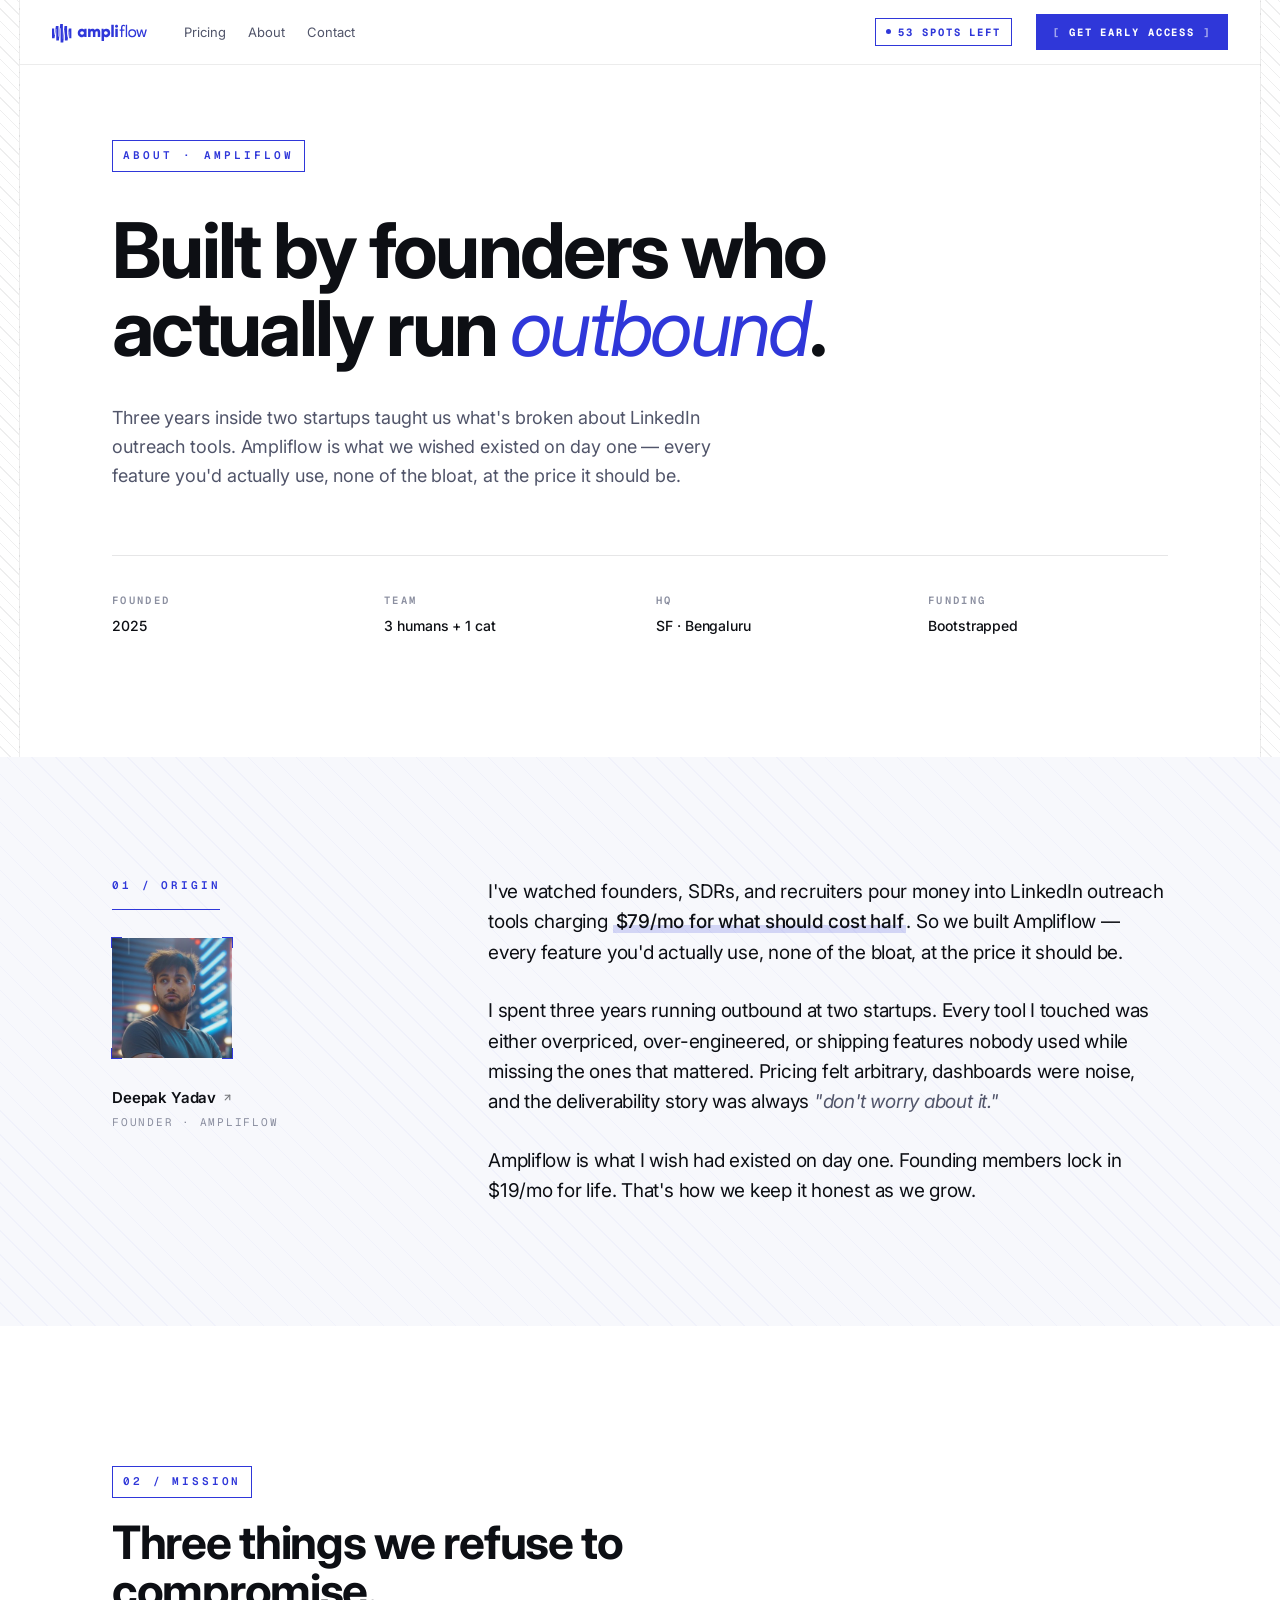
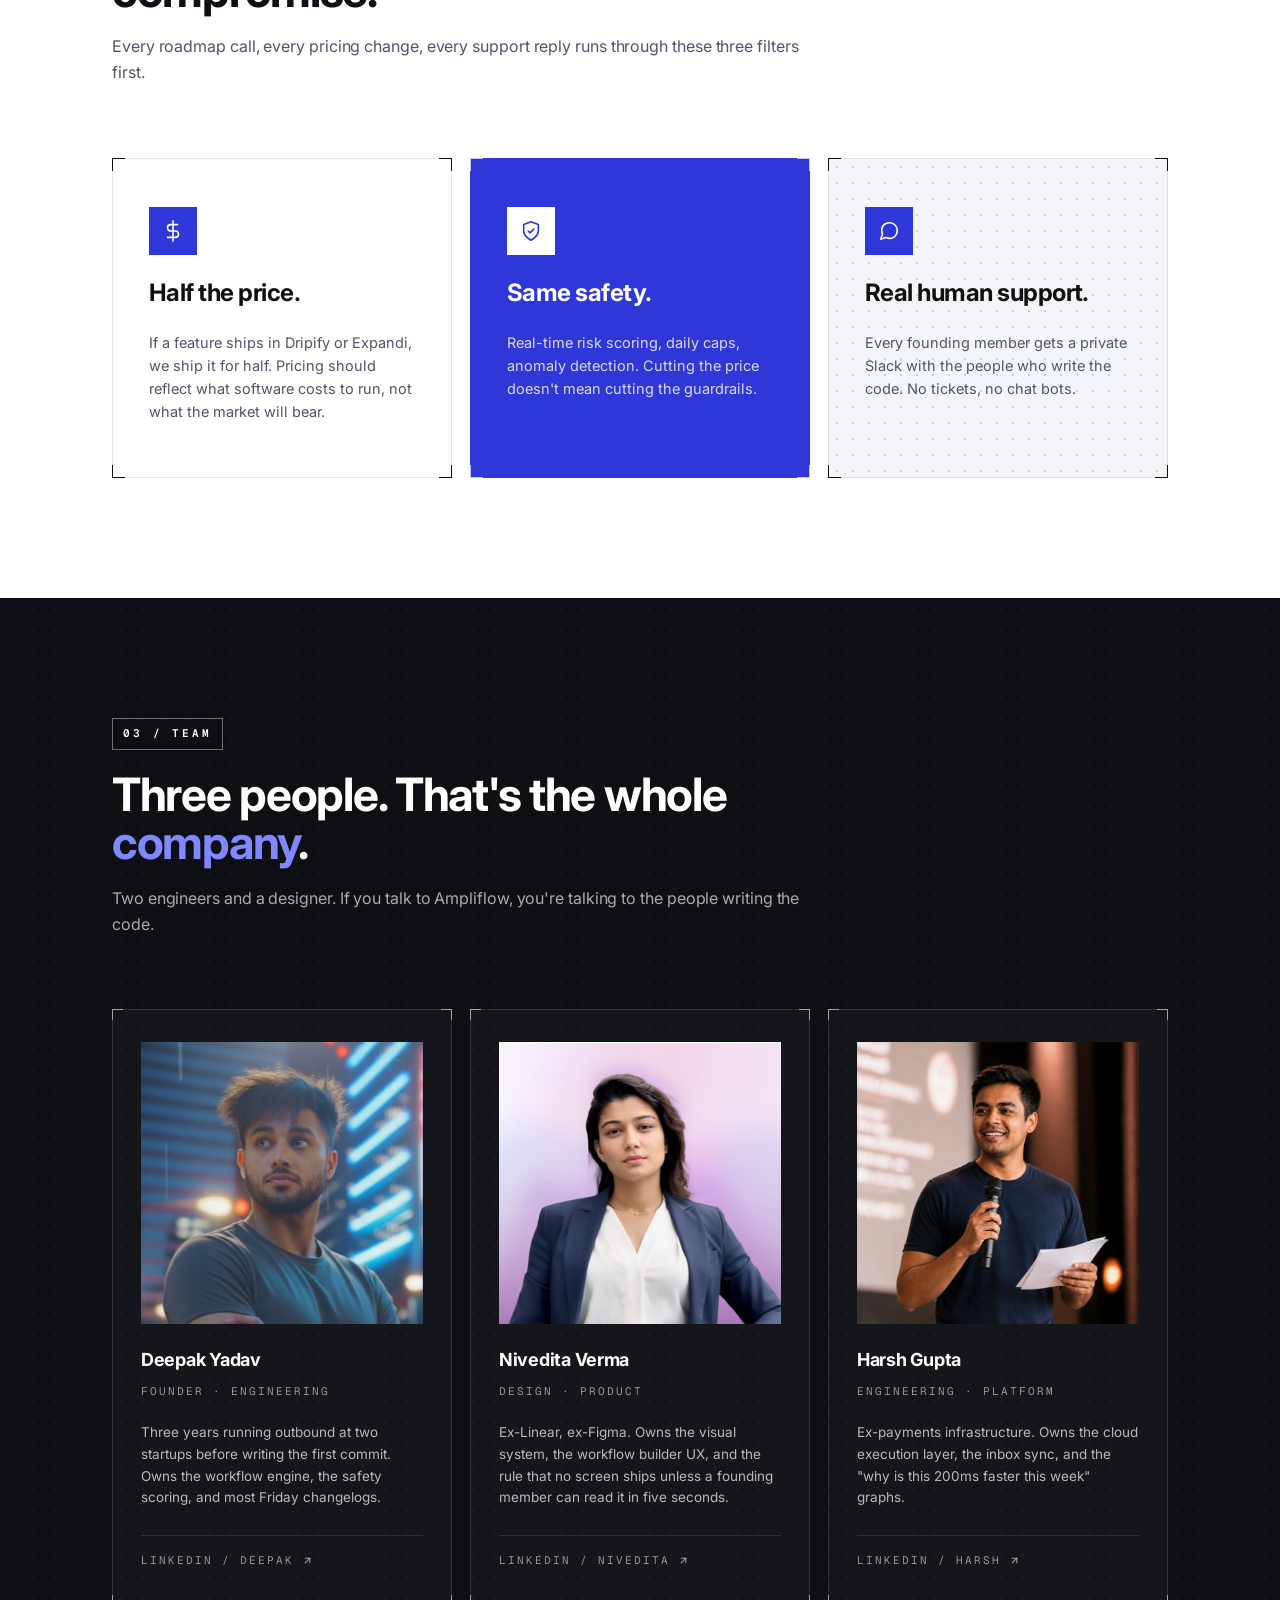
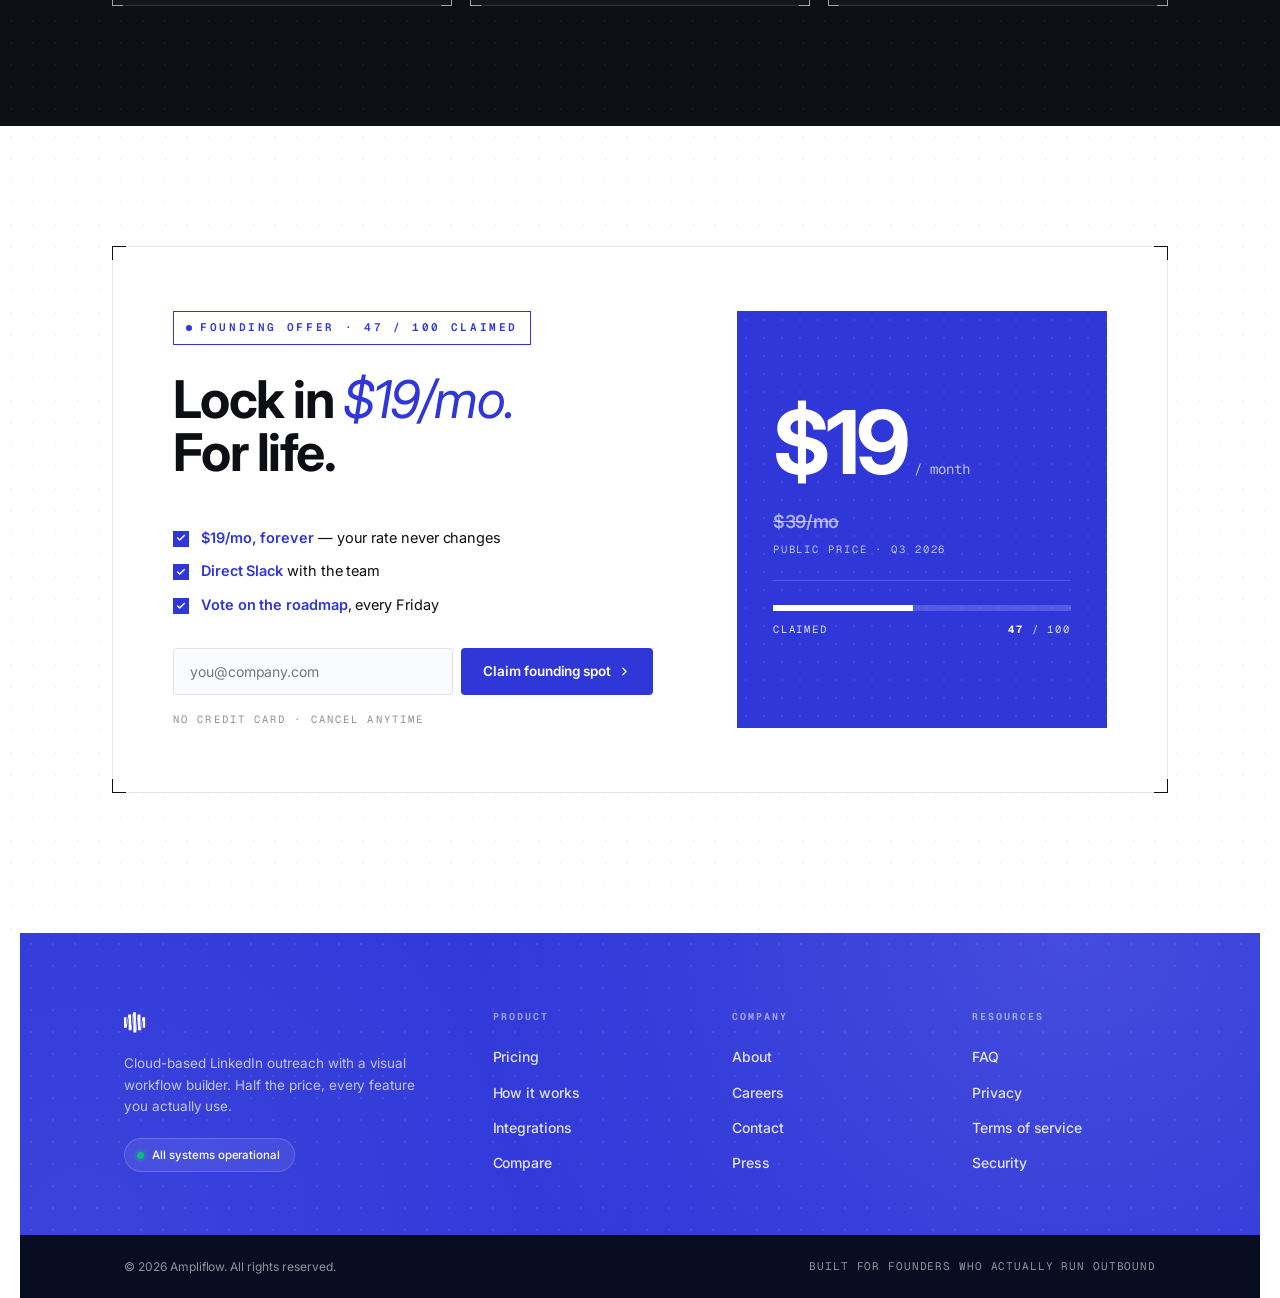
<file: about.html>
<!DOCTYPE html>
<html lang="en">
<head>
<meta charset="UTF-8" />
<meta name="viewport" content="width=device-width, initial-scale=1.0" />
<title>About — Ampliflow: built by founders who actually run outbound</title>
<meta name="description" content="Ampliflow is a small team building the LinkedIn outreach tool we wished existed — every feature you need, half the price of Dripify, real human support from the people who write the code." />
<meta name="keywords" content="ampliflow about, ampliflow team, ampliflow founders, dripify alternative founders" />
<meta name="author" content="Ampliflow" />
<meta name="robots" content="index, follow, max-image-preview:large" />
<meta name="theme-color" content="#2F37D9" />
<link rel="canonical" href="https://ampliflow.io/about.html" />

<meta property="og:type" content="website" />
<meta property="og:url" content="https://ampliflow.io/about.html" />
<meta property="og:title" content="About — Ampliflow: built by founders who actually run outbound" />
<meta property="og:description" content="Half the price, same safety, real human support. Meet the team behind Ampliflow." />
<meta property="og:site_name" content="Ampliflow" />
<meta property="og:locale" content="en_US" />
<meta property="og:image" content="https://ampliflow.io/og.jpg" />
<meta property="og:image:width" content="1200" />
<meta property="og:image:height" content="630" />

<meta name="twitter:card" content="summary_large_image" />
<meta name="twitter:url" content="https://ampliflow.io/about.html" />
<meta name="twitter:title" content="About — Ampliflow" />
<meta name="twitter:description" content="Half the price, same safety, real human support. Meet the team behind Ampliflow." />
<meta name="twitter:image" content="https://ampliflow.io/og.jpg" />

<script type="application/ld+json">
{
  "@context": "https://schema.org",
  "@graph": [
    {
      "@type": "AboutPage",
      "url": "https://ampliflow.io/about.html",
      "name": "About Ampliflow"
    },
    {
      "@type": "Organization",
      "name": "Ampliflow",
      "url": "https://ampliflow.io/",
      "logo": "https://ampliflow.io/logo.png",
      "founder": { "@type": "Person", "name": "Deepak Yadav" },
      "foundingDate": "2025"
    },
    {
      "@type": "BreadcrumbList",
      "itemListElement": [
        { "@type": "ListItem", "position": 1, "name": "Home", "item": "https://ampliflow.io/" },
        { "@type": "ListItem", "position": 2, "name": "About", "item": "https://ampliflow.io/about.html" }
      ]
    }
  ]
}
</script>

<link rel="preconnect" href="https://fonts.googleapis.com" />
<link rel="preconnect" href="https://fonts.gstatic.com" crossorigin />
<link href="https://fonts.googleapis.com/css2?family=Inter:wght@300;400;500;600;700;800&family=Geist+Mono:wght@400;500&display=swap" rel="stylesheet" />
<link rel="stylesheet" href="styles.css" />
<link rel="icon" type="image/svg+xml" href="data:image/svg+xml,%3Csvg xmlns='http://www.w3.org/2000/svg' viewBox='0 0 37 41'%3E%3Cpath fill='%232F37D9' d='M4.07 13.9H0v18h4.69l2.57-17h.7v21.5h4.87L15.31 12.92h.71v27.18h4.96l2.57-17.34.44-.12v19.83h5.04l2.3-12.48h.8v12.48h3.98v-18h-4.78l-2.48 17.08h-.7V9.38H23.28l-2.48 23.72h-.53V5.67H15.31l-2.48 23.72h-.7V9.38H7.26L4.69 26.29h-.62z'/%3E%3C/svg%3E" />

<style>
/* ============== ABOUT PAGE — calm editorial layout ============== */

/* Page container — generous side gutters */
.ab-wrap {
  max-width: 1120px;
  margin: 0 auto;
  padding: 0 32px;
}

/* ---------- 1. HERO ---------- */
.ab-hero {
  padding: 140px 0 120px;
  position: relative;
}
.ab-hero-eyebrow {
  font-family: var(--mono);
  font-size: 11px;
  letter-spacing: .28em;
  font-weight: 600;
  text-transform: uppercase;
  color: var(--primary);
  margin-bottom: 40px;
  display: inline-block;
  padding: 6px 10px;
  border: 0.5px solid var(--primary);
}
.ab-hero h1 {
  font-size: clamp(44px, 6vw, 80px);
  font-weight: 700;
  letter-spacing: -.035em;
  line-height: 1.02;
  margin: 0 0 36px;
  color: var(--t1);
  max-width: 880px;
}
.ab-hero h1 .em {
  color: var(--primary);
  font-style: italic;
  font-weight: 400;
}
.ab-hero-lede {
  font-size: 18px;
  color: var(--t2);
  line-height: 1.6;
  margin: 0;
  max-width: 620px;
  letter-spacing: -.005em;
}
.ab-hero-meta {
  margin-top: 64px;
  padding-top: 36px;
  border-top: 0.5px solid var(--border-md);
  display: grid;
  grid-template-columns: repeat(4, 1fr);
  gap: 32px;
}
.ab-hero-meta .row { display: flex; flex-direction: column; gap: 6px; }
.ab-hero-meta .k {
  font-family: var(--mono);
  font-size: 10.5px;
  letter-spacing: .22em;
  font-weight: 600;
  color: var(--t3);
  text-transform: uppercase;
}
.ab-hero-meta .v {
  font-size: 14px;
  color: var(--t1);
  letter-spacing: -.005em;
  font-weight: 500;
}

/* ---------- 2. ORIGIN / MANIFESTO ---------- */
.ab-origin {
  padding: 120px 0;
  background:
    repeating-linear-gradient(45deg, transparent 0, transparent 16px, rgba(47,55,217,.03) 16px, rgba(47,55,217,.03) 17px),
    #f7f8fc;
}
.ab-origin-inner {
  display: grid;
  grid-template-columns: minmax(0, 280px) minmax(0, 1fr);
  gap: 96px;
  align-items: start;
}
.ab-origin-side {
  display: flex;
  flex-direction: column;
  gap: 28px;
}
.ab-origin-tag {
  font-family: var(--mono);
  font-size: 11px;
  letter-spacing: .26em;
  color: var(--primary);
  text-transform: uppercase;
  font-weight: 600;
  padding-bottom: 14px;
  border-bottom: 1.5px solid var(--primary);
  width: fit-content;
}
.ab-origin-portrait {
  position: relative;
  width: 120px; height: 120px;
  background: var(--primary);
}
.ab-origin-portrait img {
  width: 100%; height: 100%;
  object-fit: cover;
  display: block;
}
.ab-origin-portrait .brackets {
  width: 11px; height: 11px;
  border-width: 1.5px;
  border-color: var(--primary);
}
.ab-origin-sig {
  display: flex;
  flex-direction: column;
  gap: 4px;
}
.ab-origin-sig .name {
  font-size: 15px;
  font-weight: 600;
  color: var(--t1);
  letter-spacing: -.01em;
  text-decoration: none;
  display: inline-flex;
  align-items: center;
  gap: 6px;
  transition: color .15s;
}
.ab-origin-sig a.name:hover { color: var(--primary); }
.ab-origin-sig .name svg { opacity: .55; transition: opacity .15s, transform .2s; }
.ab-origin-sig a.name:hover svg { opacity: 1; transform: translate(2px, -2px); }
.ab-origin-sig .role {
  font-family: var(--mono);
  font-size: 11px;
  letter-spacing: .16em;
  color: var(--t3);
  text-transform: uppercase;
}
.ab-origin-body {
  font-size: 19px;
  color: var(--t1);
  line-height: 1.6;
  letter-spacing: -.012em;
}
.ab-origin-body p { margin: 0 0 28px; }
.ab-origin-body p:last-child { margin-bottom: 0; }
.ab-origin-body .accent {
  background: linear-gradient(180deg, transparent 65%, rgba(47,55,217,.18) 65%);
  padding: 0 3px;
  color: var(--t1);
  font-weight: 500;
}
.ab-origin-body em { font-style: italic; color: var(--t2); }

/* ---------- 3. BELIEFS ---------- */
.ab-beliefs {
  padding: 140px 0 120px;
}
.ab-section-head {
  margin-bottom: 72px;
  max-width: 720px;
}
.ab-section-num {
  font-family: var(--mono);
  font-size: 11px;
  letter-spacing: .26em;
  color: var(--primary);
  font-weight: 600;
  text-transform: uppercase;
  margin-bottom: 20px;
  display: inline-block;
  padding: 6px 10px;
  border: 0.5px solid var(--primary);
}
.ab-section-h2 {
  font-size: clamp(30px, 4vw, 46px);
  font-weight: 700;
  letter-spacing: -.028em;
  line-height: 1.05;
  margin: 0 0 20px;
  color: var(--t1);
}
.ab-section-h2 .accent { color: var(--primary); }
.ab-section-sub {
  font-size: 16px;
  color: var(--t2);
  line-height: 1.6;
  margin: 0;
  letter-spacing: -.005em;
}
.ab-beliefs-grid {
  display: grid;
  grid-template-columns: repeat(3, 1fr);
  gap: 18px;
}
.ab-belief {
  position: relative;
  padding: 48px 36px 40px;
  background: #fff;
  border: 0.5px solid var(--border-md);
  display: flex;
  flex-direction: column;
  gap: 24px;
  min-height: 320px;
}
.ab-belief .brackets {
  width: 13px; height: 13px;
  border-width: 1.5px;
  border-color: var(--t1);
}
.ab-belief-icon {
  width: 48px; height: 48px;
  background: var(--primary);
  color: #fff;
  display: inline-flex;
  align-items: center;
  justify-content: center;
}
.ab-belief-icon svg { width: 22px; height: 22px; }
.ab-belief-h {
  font-size: 24px;
  font-weight: 700;
  letter-spacing: -.022em;
  color: var(--t1);
  margin: 0;
  line-height: 1.15;
}
.ab-belief-text {
  font-size: 14.5px;
  color: var(--t2);
  line-height: 1.6;
  margin: 0;
}
.ab-belief.tone-fill {
  background: var(--primary);
  border-color: var(--primary);
}
.ab-belief.tone-fill .ab-belief-icon { background: #fff; color: var(--primary); }
.ab-belief.tone-fill .ab-belief-h { color: #fff; }
.ab-belief.tone-fill .ab-belief-text { color: rgba(255,255,255,.82); }
.ab-belief.tone-fill .brackets { border-color: rgba(255,255,255,.7); }
.ab-belief.tone-dots {
  background:
    radial-gradient(circle, #c9cee0 1px, transparent 1.4px) 0 0 / 16px 16px,
    #f5f6fb;
}

/* ---------- 4. TEAM ---------- */
.ab-team {
  background: #0d0f14;
  color: #fff;
  padding: 120px 0;
  position: relative;
  overflow: hidden;
}
.ab-team::before {
  content: '';
  position: absolute;
  inset: 0;
  background:
    radial-gradient(circle, rgba(255,255,255,.04) 1px, transparent 1.4px) 0 0 / 22px 22px;
  pointer-events: none;
}
.ab-team-inner { position: relative; z-index: 2; }
.ab-team .ab-section-num {
  color: #fff;
  border-color: rgba(255,255,255,.4);
}
.ab-team .ab-section-h2 { color: #fff; }
.ab-team .ab-section-h2 .accent { color: #8088ff; }
.ab-team .ab-section-sub { color: rgba(255,255,255,.65); }

.ab-team-grid {
  display: grid;
  grid-template-columns: repeat(3, 1fr);
  gap: 18px;
}
.ab-member {
  position: relative;
  background: rgba(255,255,255,.03);
  border: 0.5px solid rgba(255,255,255,.12);
  padding: 32px 28px 36px;
  display: flex;
  flex-direction: column;
  gap: 22px;
}
.ab-member .brackets {
  width: 11px; height: 11px;
  border-width: 1.5px;
  border-color: rgba(255,255,255,.55);
}
.ab-member-photo {
  width: 100%;
  aspect-ratio: 1 / 1;
  background: var(--primary);
  overflow: hidden;
}
.ab-member-photo img {
  width: 100%; height: 100%;
  object-fit: cover;
  display: block;
  transition: filter .35s ease;
}
.ab-member:hover .ab-member-photo img { filter: brightness(1.05); }
.ab-member-info { display: flex; flex-direction: column; gap: 8px; }
.ab-member-name {
  font-size: 18px;
  font-weight: 700;
  letter-spacing: -.015em;
  color: #fff;
  margin: 0;
}
.ab-member-role {
  font-family: var(--mono);
  font-size: 11px;
  letter-spacing: .18em;
  color: rgba(255,255,255,.55);
  text-transform: uppercase;
}
.ab-member-bio {
  font-size: 13.5px;
  color: rgba(255,255,255,.7);
  line-height: 1.6;
  margin: 0;
  flex: 1;
}
.ab-member-link {
  font-family: var(--mono);
  font-size: 11px;
  letter-spacing: .18em;
  color: rgba(255,255,255,.55);
  text-transform: uppercase;
  text-decoration: none;
  padding-top: 16px;
  margin-top: 4px;
  border-top: 0.5px solid rgba(255,255,255,.12);
  display: inline-flex;
  align-items: center;
  gap: 8px;
  transition: color .2s, gap .2s;
}
.ab-member-link svg { transition: transform .2s; }
.ab-member-link:hover { color: #fff; }
.ab-member-link:hover svg { transform: translateX(3px); }

/* ---------- 5. CLOSING CTA ---------- */
.ab-cta {
  padding: 120px 0 140px;
  background:
    radial-gradient(circle at 50% 50%, rgba(47,55,217,.05) 1px, transparent 1.4px) 0 0 / 22px 22px;
}
.ab-cta-inner {
  position: relative;
  background: #fff;
  border: 0.5px solid var(--border-md);
  padding: 64px 60px;
  max-width: 1080px;
  margin: 0 auto;
  display: grid;
  grid-template-columns: minmax(0, 1.35fr) minmax(0, 1fr);
  gap: 64px;
  align-items: stretch;
}
.ab-cta-inner .brackets {
  width: 14px; height: 14px;
  border-width: 1.5px;
  border-color: var(--t1);
}
.ab-cta-left { display: flex; flex-direction: column; }
.ab-cta-tag {
  display: inline-flex;
  align-items: center;
  gap: 8px;
  font-family: var(--mono);
  font-size: 11px;
  letter-spacing: .24em;
  font-weight: 600;
  color: var(--primary);
  text-transform: uppercase;
  padding: 7px 12px;
  border: 0.5px solid var(--primary);
  margin-bottom: 28px;
  align-self: flex-start;
}
.ab-cta-tag .dot {
  width: 6px; height: 6px;
  border-radius: 50%;
  background: var(--primary);
  animation: pulse-green 2s ease-in-out infinite;
}
.ab-cta h2 {
  font-size: clamp(34px, 4.4vw, 52px);
  font-weight: 700;
  letter-spacing: -.03em;
  line-height: 1.02;
  margin: 0 0 20px;
  color: var(--t1);
}
.ab-cta h2 .em {
  color: var(--primary);
  font-style: italic;
  font-weight: 400;
}
.ab-cta-perks {
  list-style: none;
  margin: 28px 0 32px;
  padding: 0;
  display: flex;
  flex-direction: column;
  gap: 12px;
}
.ab-cta-perks li {
  position: relative;
  padding-left: 28px;
  font-size: 14.5px;
  color: var(--t1);
  letter-spacing: -.005em;
  line-height: 1.5;
}
.ab-cta-perks li::before {
  content: '';
  position: absolute;
  left: 0; top: 4px;
  width: 16px; height: 16px;
  background: var(--primary);
  background-image: url("data:image/svg+xml,%3Csvg xmlns='http://www.w3.org/2000/svg' viewBox='0 0 24 24' fill='none' stroke='white' stroke-width='3.4' stroke-linecap='round' stroke-linejoin='round'%3E%3Cpolyline points='20 6 9 17 4 12'/%3E%3C/svg%3E");
  background-size: 65%;
  background-repeat: no-repeat;
  background-position: center;
}
.ab-cta-perks li strong { color: var(--primary); font-weight: 600; }
.ab-cta-form {
  display: flex;
  gap: 8px;
  max-width: 480px;
}
.ab-cta-form input {
  flex: 1;
  padding: 14px 16px;
  border: 0.5px solid var(--border-md);
  background: #fafbff;
  font-family: inherit;
  font-size: 14px;
  color: var(--t1);
  outline: none;
  letter-spacing: -.005em;
  border-radius: 4px;
  transition: border-color .15s, background .15s;
}
.ab-cta-form input:focus { border-color: var(--primary); background: #fff; }
.ab-cta-form button {
  background: var(--primary);
  color: #fff;
  border: none;
  padding: 14px 22px;
  font-size: 13.5px;
  font-weight: 600;
  cursor: pointer;
  border-radius: 4px;
  font-family: inherit;
  letter-spacing: -.005em;
  display: inline-flex;
  align-items: center;
  gap: 7px;
  white-space: nowrap;
  transition: transform .2s, background .2s;
}
.ab-cta-form button:hover { transform: translateY(-1px); background: var(--t1); }
.ab-cta-fineprint {
  font-family: var(--mono);
  font-size: 10.5px;
  letter-spacing: .2em;
  color: var(--t3);
  text-transform: uppercase;
  margin: 16px 0 0;
}

/* right-side price card — simplified */
.ab-cta-right {
  position: relative;
  background: var(--primary);
  color: #fff;
  padding: 44px 36px;
  overflow: hidden;
  display: flex;
  flex-direction: column;
  justify-content: center;
  gap: 24px;
}
.ab-cta-right::before {
  content: '';
  position: absolute;
  inset: 0;
  background:
    radial-gradient(circle, rgba(255,255,255,.07) 1px, transparent 1.4px) 0 0 / 18px 18px;
  pointer-events: none;
}
.ab-cta-right > *:not(.brackets) { position: relative; z-index: 2; }
.ab-cta-right .brackets {
  position: absolute;
  z-index: 3;
  border-color: rgba(255,255,255,.7);
}
.ab-cta-price {
  display: flex;
  align-items: baseline;
  gap: 8px;
}
.ab-cta-price .n {
  font-size: 88px;
  font-weight: 700;
  letter-spacing: -.045em;
  line-height: .95;
  color: #fff;
}
.ab-cta-price .u {
  font-family: var(--mono);
  font-size: 14px;
  color: rgba(255,255,255,.7);
  letter-spacing: 0;
}
.ab-cta-vs-simple {
  display: flex;
  flex-direction: column;
  gap: 4px;
  padding-bottom: 22px;
  border-bottom: 0.5px solid rgba(255,255,255,.18);
}
.ab-cta-vs-simple .vs-strike {
  font-size: 18px;
  font-weight: 600;
  color: rgba(255,255,255,.6);
  text-decoration: line-through;
  text-decoration-color: rgba(255,255,255,.55);
  letter-spacing: -.015em;
}
.ab-cta-vs-simple .vs-label {
  font-family: var(--mono);
  font-size: 10.5px;
  letter-spacing: .18em;
  color: rgba(255,255,255,.7);
  text-transform: uppercase;
}
.ab-cta-spots {
  margin-top: 0;
}
.ab-cta-bar {
  height: 6px;
  background: rgba(255,255,255,.18);
  margin-bottom: 10px;
  position: relative;
  overflow: hidden;
}
.ab-cta-bar .fill {
  position: absolute;
  inset: 0 53% 0 0;
  background:
    repeating-linear-gradient(45deg, #fff 0, #fff 4px, transparent 4px, transparent 7px),
    #fff;
}
.ab-cta-spots-label {
  display: flex;
  justify-content: space-between;
  font-family: var(--mono);
  font-size: 10.5px;
  letter-spacing: .18em;
  text-transform: uppercase;
  color: rgba(255,255,255,.85);
}
.ab-cta-spots-label strong { color: #fff; font-weight: 700; }

/* ---------- Responsive ---------- */
@media (max-width: 960px) {
  .ab-wrap { padding: 0 24px; }
  .ab-hero { padding: 100px 0 80px; }
  .ab-hero-meta { grid-template-columns: 1fr 1fr; gap: 24px; }
  .ab-origin { padding: 80px 0; }
  .ab-origin-inner { grid-template-columns: 1fr; gap: 48px; }
  .ab-origin-side { flex-direction: row; flex-wrap: wrap; gap: 24px; align-items: center; }
  .ab-beliefs { padding: 96px 0 80px; }
  .ab-beliefs-grid { grid-template-columns: 1fr; gap: 14px; }
  .ab-team { padding: 80px 0; }
  .ab-team-grid { grid-template-columns: 1fr; gap: 14px; }
  .ab-cta { padding: 80px 0 96px; }
  .ab-cta-inner { grid-template-columns: 1fr; padding: 48px 32px; gap: 36px; }
  .ab-cta-right { padding: 36px 28px; }
}
@media (max-width: 560px) {
  .ab-hero { padding: 72px 0 64px; }
  .ab-hero-meta { grid-template-columns: 1fr; gap: 20px; }
  .ab-origin-body { font-size: 17px; }
  .ab-cta-form { flex-direction: column; }
  .ab-cta-inner { padding: 36px 24px; }
  .ab-cta-price .n { font-size: 60px; }
}
</style>
</head>
<body>

<div class="page">

<nav role="navigation" aria-label="Main navigation">
  <a href="index.html" class="logo" aria-label="Ampliflow">
    <svg viewBox="0 0 178 41" fill="none" xmlns="http://www.w3.org/2000/svg" aria-hidden="true">
      <path d="M60.4377 14.9299C60.5219 14.7193 60.6378 14.6139 60.7852 14.6139H64.1341C64.3237 14.6139 64.4185 14.7193 64.4185 14.9299V29.6841C64.4185 29.8947 64.3132 30 64.1025 30H60.7536C60.6483 30 60.5746 29.9789 60.5325 29.9368C60.4903 29.8736 60.4482 29.7894 60.4061 29.6841L59.9006 28.4519C58.8896 29.7157 57.51 30.3475 55.7618 30.3475C54.6034 30.3475 53.5503 30.158 52.6025 29.7788C51.6547 29.3997 50.8438 28.8626 50.1698 28.1676C49.4958 27.4515 48.9692 26.5984 48.5901 25.6085C48.2321 24.6186 48.053 23.5339 48.053 22.3544C48.053 21.1749 48.2321 20.1007 48.5901 19.1318C48.9692 18.1419 49.4958 17.2994 50.1698 16.6043C50.8648 15.8882 51.6863 15.3406 52.6341 14.9615C53.603 14.5613 54.6877 14.3612 55.8882 14.3612C56.7518 14.3612 57.51 14.5297 58.163 14.8667C58.8369 15.1826 59.4162 15.6355 59.9006 16.2252L60.4377 14.9299ZM52.6657 22.3544C52.6657 23.3654 52.9711 24.1868 53.5819 24.8187C54.2138 25.4295 55.0247 25.7349 56.0146 25.7349C57.0466 25.7349 57.8681 25.4295 58.4789 24.8187C59.1108 24.2079 59.4267 23.3864 59.4267 22.3544C59.4267 21.3434 59.1108 20.5325 58.4789 19.9217C57.847 19.2898 57.0256 18.9739 56.0146 18.9739C55.0036 18.9739 54.1927 19.2898 53.5819 19.9217C52.9711 20.5325 52.6657 21.3434 52.6657 22.3544ZM70.8564 14.6139C71.0881 14.6139 71.225 14.7193 71.2671 14.9299L71.5515 16.0357C72.0148 15.467 72.573 15.0247 73.2259 14.7087C73.8788 14.3928 74.6581 14.2348 75.5638 14.2348C76.5116 14.2348 77.3647 14.477 78.1229 14.9615C78.8812 15.4248 79.492 16.0988 79.9553 16.9835C80.3976 16.0988 80.9979 15.4248 81.7562 14.9615C82.5144 14.477 83.4622 14.2348 84.5996 14.2348C85.3789 14.2348 86.095 14.4033 86.7479 14.7403C87.4009 15.0563 87.959 15.5196 88.4224 16.1304C88.8858 16.7202 89.2438 17.4468 89.4966 18.3104C89.7704 19.1529 89.9073 20.0902 89.9073 21.1222V29.6525C89.9073 29.8842 89.802 30 89.5914 30H85.6106C85.3789 30 85.263 29.8842 85.263 29.6525V22.1964C85.263 21.1643 85.0945 20.364 84.7575 19.7953C84.4416 19.2055 83.9256 18.9107 83.2095 18.9107C82.5355 18.9317 81.9773 19.2266 81.535 19.7953C81.1138 20.364 80.9031 21.4066 80.9031 22.923V29.6525C80.9031 29.8842 80.7978 30 80.5872 30H76.5748C76.3642 30 76.2589 29.8842 76.2589 29.6525V22.1964C76.2589 21.1643 76.0904 20.364 75.7534 19.7953C75.4164 19.2055 74.8898 18.9107 74.1737 18.9107C73.5629 18.9317 73.0363 19.195 72.594 19.7005C72.1728 20.1849 71.9411 21.0906 71.899 22.4176V29.6841C71.899 29.8947 71.7937 30 71.583 30H67.5707C67.36 30 67.2547 29.8947 67.2547 29.6841V14.9299C67.2547 14.7193 67.36 14.6139 67.5707 14.6139H70.8564ZM92.6777 37.2033C92.467 37.2033 92.3617 37.0875 92.3617 36.8558V14.9299C92.3617 14.7193 92.4776 14.6139 92.7092 14.6139H95.5211C95.7528 14.6139 95.9002 14.7193 95.9634 14.9299L96.5005 16.2252C97.5115 14.9194 98.9016 14.2664 100.671 14.2664C101.85 14.2664 102.914 14.4665 103.862 14.8667C104.81 15.2458 105.62 15.7934 106.294 16.5096C106.99 17.2046 107.516 18.0471 107.874 19.037C108.253 20.027 108.443 21.1222 108.443 22.3228C108.443 23.5233 108.253 24.6186 107.874 25.6085C107.516 26.5984 106.99 27.4409 106.294 28.136C105.62 28.831 104.81 29.3787 103.862 29.7788C102.914 30.158 101.85 30.3475 100.671 30.3475C99.1965 30.3475 97.9748 29.8842 97.006 28.9574V36.8874C97.006 37.098 96.9007 37.2033 96.69 37.2033H92.6777ZM97.0692 22.2912C97.0692 23.3232 97.3746 24.1552 97.9854 24.7871C98.6172 25.4189 99.4387 25.7349 100.45 25.7349C101.461 25.7349 102.272 25.4295 102.882 24.8187C103.493 24.1868 103.799 23.3548 103.799 22.3228C103.799 21.2907 103.493 20.4693 102.882 19.8585C102.272 19.2266 101.461 18.9107 100.45 18.9107C99.4387 18.9107 98.6172 19.2161 97.9854 19.8269C97.3746 20.4377 97.0692 21.2591 97.0692 22.2912ZM115.14 29.6841C115.14 29.8947 115.035 30 114.824 30H110.812C110.601 30 110.496 29.8947 110.496 29.6841V7.5054C110.496 7.29478 110.601 7.18947 110.812 7.18947H114.824C115.035 7.18947 115.14 7.29478 115.14 7.5054V29.6841ZM122.598 29.6841C122.598 29.8947 122.493 30 122.283 30H118.302C118.091 30 117.986 29.8947 117.986 29.6841V14.9615C117.986 14.7298 118.102 14.6139 118.333 14.6139H122.314C122.504 14.6139 122.598 14.7087 122.598 14.8983V29.6841ZM117.449 9.78014C117.449 8.91658 117.701 8.24259 118.207 7.75815C118.734 7.25266 119.429 6.99991 120.292 6.99991C121.156 6.99991 121.84 7.25266 122.346 7.75815C122.851 8.24259 123.104 8.91658 123.104 9.78014C123.104 10.6437 122.851 11.3388 122.346 11.8653C121.84 12.3708 121.156 12.6236 120.292 12.6236C119.429 12.6236 118.734 12.3708 118.207 11.8653C117.701 11.3388 117.449 10.6437 117.449 9.78014Z" fill="#2F37D9"/>
      <path d="M131.197 29.6841C131.197 29.8947 131.092 30 130.881 30H128.986C128.775 30 128.67 29.8947 128.67 29.6841L128.638 18.0261H126.395C126.184 18.0261 126.079 17.9207 126.079 17.7101V16.0357C126.079 15.825 126.184 15.7197 126.395 15.7197H128.638V12.2128C128.617 10.4225 128.996 9.08508 129.776 8.20046C130.555 7.29478 131.597 6.84194 132.903 6.84194C133.767 6.84194 134.493 6.97884 135.083 7.25266C135.673 7.52647 136.084 7.74762 136.315 7.91612C136.484 8.02143 136.515 8.16887 136.41 8.35843L135.494 9.93811C135.431 10.1066 135.294 10.1382 135.083 10.0329C134.894 9.90651 134.62 9.76961 134.262 9.62217C133.925 9.45367 133.546 9.36942 133.124 9.36942C132.577 9.36942 132.124 9.61164 131.766 10.0961C131.408 10.5594 131.218 11.3388 131.197 12.434V15.7197H134.704C134.915 15.7197 135.02 15.825 135.02 16.0357V17.7101C135.02 17.9207 134.915 18.0261 134.704 18.0261H131.197V29.6841Z" fill="#2F37D9"/>
      <path d="M140.01 29.7157C140.01 29.9052 139.916 30 139.726 30H137.767C137.578 30 137.483 29.9052 137.483 29.7157V7.47381C137.483 7.28425 137.578 7.18947 137.767 7.18947H139.726C139.916 7.18947 140.01 7.28425 140.01 7.47381V29.7157ZM142.085 22.8283C142.085 21.712 142.264 20.701 142.623 19.7953C142.981 18.8896 143.476 18.1103 144.107 17.4574C144.76 16.8044 145.54 16.2989 146.445 15.9409C147.372 15.5828 148.394 15.4038 149.51 15.4038C150.626 15.4038 151.637 15.5828 152.543 15.9409C153.47 16.2989 154.259 16.8044 154.912 17.4574C155.565 18.1103 156.071 18.8896 156.429 19.7953C156.787 20.701 156.966 21.712 156.966 22.8283C156.966 23.9446 156.787 24.9661 156.429 25.8928C156.071 26.7985 155.565 27.5884 154.912 28.2624C154.259 28.9153 153.47 29.4208 152.543 29.7788C151.637 30.1369 150.626 30.3159 149.51 30.3159C148.394 30.3159 147.372 30.1369 146.445 29.7788C145.54 29.4208 144.76 28.9153 144.107 28.2624C143.476 27.5884 142.981 26.7985 142.623 25.8928C142.264 24.9661 142.085 23.9446 142.085 22.8283ZM144.613 22.8283C144.613 24.3026 145.055 25.5032 145.94 26.4299C146.846 27.3356 148.036 27.7885 149.51 27.7885C150.984 27.7885 152.164 27.3356 153.048 26.4299C153.954 25.5032 154.407 24.3026 154.407 22.8283C154.407 21.3539 153.954 20.1744 153.048 19.2898C152.164 18.3841 150.984 17.9313 149.51 17.9313C148.036 17.9313 146.846 18.3841 145.94 19.2898C145.055 20.1744 144.613 21.3539 144.613 22.8283ZM165.655 16.0041C165.697 15.8145 165.813 15.7197 166.002 15.7197H167.898C168.066 15.7197 168.193 15.8145 168.277 16.0041L171.342 26.9038L174.059 16.0041C174.101 15.8145 174.206 15.7197 174.375 15.7197H176.649C176.86 15.7197 176.934 15.825 176.87 16.0357L172.89 29.7473C172.826 29.9158 172.7 30 172.51 30H170.299C170.13 30 170.015 29.9158 169.951 29.7473L166.95 19.0686L163.949 29.7473C163.928 29.9158 163.812 30 163.601 30H161.421C161.211 30 161.084 29.9158 161.042 29.7473L156.998 16.0041C156.914 15.8145 156.988 15.7197 157.219 15.7197H159.494C159.684 15.7197 159.799 15.8145 159.841 16.0041L162.559 26.7459L165.655 16.0041Z" fill="#2F37D9"/>
      <path d="M4.07136 13.8972H0V31.9528H4.69091L7.25764 14.9593H7.9657V36.4667H12.8336L15.3118 12.9237H16.0199V40.0955H20.9763L23.5431 16.7596L23.9856 16.641V36.4667H29.0305L31.3317 19.4732H32.1283V31.9528H36.1112V13.8972H31.3317L28.8535 30.9792H28.1455V9.38334H23.2775L20.7993 33.1034H20.2683V5.66602H15.3118L12.8336 29.3861H12.1256V9.38334H7.25764L4.69091 26.2883H4.07136V13.8972Z" fill="#2F37D9"/>
    </svg>
  </a>
  <div class="nav-links">
    <a href="pricing.html" class="nav-link">Pricing</a>
    <a href="about.html" class="nav-link" aria-current="page">About</a>
    <a href="contact.html" class="nav-link">Contact</a>
  </div>
  <div class="nav-spacer"></div>
  <span class="nav-badge">53 spots left</span>
  <a class="nav-cta" href="index.html#hero-email">Get early access</a>
</nav>

<main>

<!-- 1. HERO -->
<section class="ab-hero">
  <div class="ab-wrap">
    <span class="ab-hero-eyebrow">About · Ampliflow</span>
    <h1>Built by founders who actually run <span class="em">outbound</span>.</h1>
    <p class="ab-hero-lede">Three years inside two startups taught us what's broken about LinkedIn outreach tools. Ampliflow is what we wished existed on day one — every feature you'd actually use, none of the bloat, at the price it should be.</p>

    <div class="ab-hero-meta">
      <div class="row"><span class="k">Founded</span><span class="v">2025</span></div>
      <div class="row"><span class="k">Team</span><span class="v">3 humans + 1 cat</span></div>
      <div class="row"><span class="k">HQ</span><span class="v">SF · Bengaluru</span></div>
      <div class="row"><span class="k">Funding</span><span class="v">Bootstrapped</span></div>
    </div>
  </div>
</section>

<!-- 2. ORIGIN -->
<section class="ab-origin">
  <div class="ab-wrap">
    <div class="ab-origin-inner">
      <aside class="ab-origin-side">
        <span class="ab-origin-tag">01 / Origin</span>
        <div class="ab-origin-portrait">
          <span class="brackets tl"></span><span class="brackets tr"></span><span class="brackets bl"></span><span class="brackets br"></span>
          <img src="team-deepak.png" alt="Deepak Yadav, founder of Ampliflow" loading="lazy" />
        </div>
        <div class="ab-origin-sig">
          <a class="name" href="https://www.linkedin.com/in/deepak-yadav-40a202140/" target="_blank" rel="noopener noreferrer">
            Deepak Yadav
            <svg width="11" height="11" viewBox="0 0 24 24" fill="none" stroke="currentColor" stroke-width="2.4" stroke-linecap="round" stroke-linejoin="round" aria-hidden="true"><line x1="7" y1="17" x2="17" y2="7"/><polyline points="7 7 17 7 17 17"/></svg>
          </a>
          <span class="role">Founder · Ampliflow</span>
        </div>
      </aside>
      <div class="ab-origin-body">
        <p>I've watched founders, SDRs, and recruiters pour money into LinkedIn outreach tools charging <span class="accent">$79/mo for what should cost half</span>. So we built Ampliflow — every feature you'd actually use, none of the bloat, at the price it should be.</p>
        <p>I spent three years running outbound at two startups. Every tool I touched was either overpriced, over-engineered, or shipping features nobody used while missing the ones that mattered. Pricing felt arbitrary, dashboards were noise, and the deliverability story was always <em>"don't worry about it."</em></p>
        <p>Ampliflow is what I wish had existed on day one. Founding members lock in $19/mo for life. That's how we keep it honest as we grow.</p>
      </div>
    </div>
  </div>
</section>

<!-- 3. BELIEFS -->
<section class="ab-beliefs">
  <div class="ab-wrap">
    <header class="ab-section-head">
      <span class="ab-section-num">02 / Mission</span>
      <h2 class="ab-section-h2">Three things we refuse to compromise.</h2>
      <p class="ab-section-sub">Every roadmap call, every pricing change, every support reply runs through these three filters first.</p>
    </header>

    <div class="ab-beliefs-grid">
      <article class="ab-belief">
        <span class="brackets tl"></span><span class="brackets tr"></span><span class="brackets bl"></span><span class="brackets br"></span>
        <div class="ab-belief-icon">
          <svg viewBox="0 0 24 24" fill="none" stroke="currentColor" stroke-width="1.75" stroke-linecap="round" stroke-linejoin="round" aria-hidden="true"><line x1="12" y1="1" x2="12" y2="23"/><path d="M17 5H9.5a3.5 3.5 0 0 0 0 7h5a3.5 3.5 0 0 1 0 7H6"/></svg>
        </div>
        <h3 class="ab-belief-h">Half the price.</h3>
        <p class="ab-belief-text">If a feature ships in Dripify or Expandi, we ship it for half. Pricing should reflect what software costs to run, not what the market will bear.</p>
      </article>
      <article class="ab-belief tone-fill">
        <span class="brackets tl"></span><span class="brackets tr"></span><span class="brackets bl"></span><span class="brackets br"></span>
        <div class="ab-belief-icon">
          <svg viewBox="0 0 24 24" fill="none" stroke="currentColor" stroke-width="1.75" stroke-linecap="round" stroke-linejoin="round" aria-hidden="true"><path d="M12 22s8-4 8-10V5l-8-3-8 3v7c0 6 8 10 8 10z"/><path d="M9 12l2 2 4-4"/></svg>
        </div>
        <h3 class="ab-belief-h">Same safety.</h3>
        <p class="ab-belief-text">Real-time risk scoring, daily caps, anomaly detection. Cutting the price doesn't mean cutting the guardrails.</p>
      </article>
      <article class="ab-belief tone-dots">
        <span class="brackets tl"></span><span class="brackets tr"></span><span class="brackets bl"></span><span class="brackets br"></span>
        <div class="ab-belief-icon">
          <svg viewBox="0 0 24 24" fill="none" stroke="currentColor" stroke-width="1.75" stroke-linecap="round" stroke-linejoin="round" aria-hidden="true"><path d="M21 11.5a8.38 8.38 0 0 1-.9 3.8 8.5 8.5 0 0 1-7.6 4.7 8.38 8.38 0 0 1-3.8-.9L3 21l1.9-5.7a8.38 8.38 0 0 1-.9-3.8 8.5 8.5 0 0 1 4.7-7.6 8.38 8.38 0 0 1 3.8-.9h.5a8.48 8.48 0 0 1 8 8v.5z"/></svg>
        </div>
        <h3 class="ab-belief-h">Real human support.</h3>
        <p class="ab-belief-text">Every founding member gets a private Slack with the people who write the code. No tickets, no chat bots.</p>
      </article>
    </div>
  </div>
</section>

<!-- 4. TEAM -->
<section class="ab-team">
  <div class="ab-wrap ab-team-inner">
    <header class="ab-section-head">
      <span class="ab-section-num">03 / Team</span>
      <h2 class="ab-section-h2">Three people. That's the whole <span class="accent">company</span>.</h2>
      <p class="ab-section-sub">Two engineers and a designer. If you talk to Ampliflow, you're talking to the people writing the code.</p>
    </header>

    <div class="ab-team-grid">
      <article class="ab-member">
        <span class="brackets tl"></span><span class="brackets tr"></span><span class="brackets bl"></span><span class="brackets br"></span>
        <div class="ab-member-photo"><img src="team-deepak.png" alt="Deepak Yadav, Founder &amp; Engineering" loading="lazy" /></div>
        <div class="ab-member-info">
          <h3 class="ab-member-name">Deepak Yadav</h3>
          <span class="ab-member-role">Founder · Engineering</span>
        </div>
        <p class="ab-member-bio">Three years running outbound at two startups before writing the first commit. Owns the workflow engine, the safety scoring, and most Friday changelogs.</p>
        <a class="ab-member-link" href="https://www.linkedin.com/in/deepak-yadav-40a202140/" target="_blank" rel="noopener noreferrer" aria-label="Deepak Yadav on LinkedIn">
          LinkedIn / Deepak
          <svg width="11" height="11" viewBox="0 0 24 24" fill="none" stroke="currentColor" stroke-width="2.4" stroke-linecap="round" stroke-linejoin="round" aria-hidden="true"><line x1="7" y1="17" x2="17" y2="7"/><polyline points="7 7 17 7 17 17"/></svg>
        </a>
      </article>
      <article class="ab-member">
        <span class="brackets tl"></span><span class="brackets tr"></span><span class="brackets bl"></span><span class="brackets br"></span>
        <div class="ab-member-photo"><img src="team-nivedita.jpeg" alt="Nivedita Verma, Design &amp; Product" loading="lazy" /></div>
        <div class="ab-member-info">
          <h3 class="ab-member-name">Nivedita Verma</h3>
          <span class="ab-member-role">Design · Product</span>
        </div>
        <p class="ab-member-bio">Ex-Linear, ex-Figma. Owns the visual system, the workflow builder UX, and the rule that no screen ships unless a founding member can read it in five seconds.</p>
        <a class="ab-member-link" href="https://www.linkedin.com/in/nivedita-verma-ossian/" target="_blank" rel="noopener noreferrer" aria-label="Nivedita Verma on LinkedIn">
          LinkedIn / Nivedita
          <svg width="11" height="11" viewBox="0 0 24 24" fill="none" stroke="currentColor" stroke-width="2.4" stroke-linecap="round" stroke-linejoin="round" aria-hidden="true"><line x1="7" y1="17" x2="17" y2="7"/><polyline points="7 7 17 7 17 17"/></svg>
        </a>
      </article>
      <article class="ab-member">
        <span class="brackets tl"></span><span class="brackets tr"></span><span class="brackets bl"></span><span class="brackets br"></span>
        <div class="ab-member-photo"><img src="team-harsh.png" alt="Harsh Gupta, Engineering &amp; Platform" loading="lazy" /></div>
        <div class="ab-member-info">
          <h3 class="ab-member-name">Harsh Gupta</h3>
          <span class="ab-member-role">Engineering · Platform</span>
        </div>
        <p class="ab-member-bio">Ex-payments infrastructure. Owns the cloud execution layer, the inbox sync, and the "why is this 200ms faster this week" graphs.</p>
        <a class="ab-member-link" href="https://www.linkedin.com/in/harshguptaa04/" target="_blank" rel="noopener noreferrer" aria-label="Harsh Gupta on LinkedIn">
          LinkedIn / Harsh
          <svg width="11" height="11" viewBox="0 0 24 24" fill="none" stroke="currentColor" stroke-width="2.4" stroke-linecap="round" stroke-linejoin="round" aria-hidden="true"><line x1="7" y1="17" x2="17" y2="7"/><polyline points="7 7 17 7 17 17"/></svg>
        </a>
      </article>
    </div>
  </div>
</section>

<!-- 5. CLOSING CTA — simplified split -->
<section class="ab-cta">
  <div class="ab-wrap">
    <div class="ab-cta-inner">
      <span class="brackets tl"></span><span class="brackets tr"></span><span class="brackets bl"></span><span class="brackets br"></span>

      <div class="ab-cta-left">
        <span class="ab-cta-tag"><span class="dot"></span>Founding offer · 47 / 100 claimed</span>
        <h2>Lock in <span class="em">$19/mo.</span><br/>For life.</h2>

        <ul class="ab-cta-perks">
          <li><strong>$19/mo, forever</strong> — your rate never changes</li>
          <li><strong>Direct Slack</strong> with the team</li>
          <li><strong>Vote on the roadmap</strong>, every Friday</li>
        </ul>

        <form class="ab-cta-form" action="#" method="POST" aria-label="Join the Ampliflow waitlist">
          <input type="email" name="email" placeholder="you@company.com" required autocomplete="email" aria-label="Email address" />
          <button type="submit">
            Claim founding spot
            <svg width="13" height="13" viewBox="0 0 24 24" fill="none" stroke="currentColor" stroke-width="2.4" stroke-linecap="round" stroke-linejoin="round" aria-hidden="true"><polyline points="9 18 15 12 9 6"/></svg>
          </button>
        </form>
        <p class="ab-cta-fineprint">No credit card · cancel anytime</p>
      </div>

      <aside class="ab-cta-right" aria-label="Founding rate breakdown">
        <span class="brackets tl"></span><span class="brackets tr"></span><span class="brackets bl"></span><span class="brackets br"></span>
        <div class="ab-cta-price">
          <span class="n">$19</span>
          <span class="u">/ month</span>
        </div>
        <div class="ab-cta-vs-simple">
          <span class="vs-strike">$39/mo</span>
          <span class="vs-label">public price · Q3 2026</span>
        </div>
        <div class="ab-cta-spots">
          <div class="ab-cta-bar"><div class="fill"></div></div>
          <div class="ab-cta-spots-label">
            <span>Claimed</span>
            <span><strong>47</strong> / 100</span>
          </div>
        </div>
      </aside>
    </div>
  </div>
</section>

</main>

<footer class="footer" role="contentinfo">
  <div class="footer-inner">
    <div class="footer-grid">
      <div class="footer-brand">
        <a href="index.html" class="footer-logo" aria-label="Ampliflow">
          <svg viewBox="0 0 178 41" fill="none" xmlns="http://www.w3.org/2000/svg" aria-hidden="true">
            <path d="M4.07136 13.8972H0V31.9528H4.69091L7.25764 14.9593H7.9657V36.4667H12.8336L15.3118 12.9237H16.0199V40.0955H20.9763L23.5431 16.7596L23.9856 16.641V36.4667H29.0305L31.3317 19.4732H32.1283V31.9528H36.1112V13.8972H31.3317L28.8535 30.9792H28.1455V9.38334H23.2775L20.7993 33.1034H20.2683V5.66602H15.3118L12.8336 29.3861H12.1256V9.38334H7.25764L4.69091 26.2883H4.07136V13.8972Z" fill="#2F37D9"/>
          </svg>
        </a>
        <p class="footer-tagline">Cloud-based LinkedIn outreach with a visual workflow builder. Half the price, every feature you actually use.</p>
        <div class="footer-status">
          <span class="footer-status-dot"></span>
          All systems operational
        </div>
      </div>
      <div class="footer-col">
        <h4 class="footer-col-h">Product</h4>
        <a href="pricing.html" class="footer-link">Pricing</a>
        <a href="index.html#how" class="footer-link">How it works</a>
        <a href="index.html#integrations" class="footer-link">Integrations</a>
        <a href="pricing.html#compare" class="footer-link">Compare</a>
      </div>
      <div class="footer-col">
        <h4 class="footer-col-h">Company</h4>
        <a href="about.html" class="footer-link">About</a>
        <a href="careers.html" class="footer-link">Careers</a>
        <a href="contact.html" class="footer-link">Contact</a>
        <a href="mailto:press@ampliflow.io" class="footer-link">Press</a>
      </div>
      <div class="footer-col">
        <h4 class="footer-col-h">Resources</h4>
        <a href="index.html#faq" class="footer-link">FAQ</a>
        <a href="#" class="footer-link">Privacy</a>
        <a href="#" class="footer-link">Terms of service</a>
        <a href="#" class="footer-link">Security</a>
      </div>
    </div>
  </div>
</footer>
<div class="footer-bottom-strip">
  <div class="footer-bottom">
    <span class="footer-copy">© 2026 Ampliflow. All rights reserved.</span>
    <span class="footer-made">Built for founders who actually run outbound</span>
  </div>
</div>

</div>

<script src="scroll-reveal.js" defer></script>

</body>
</html>
</file>
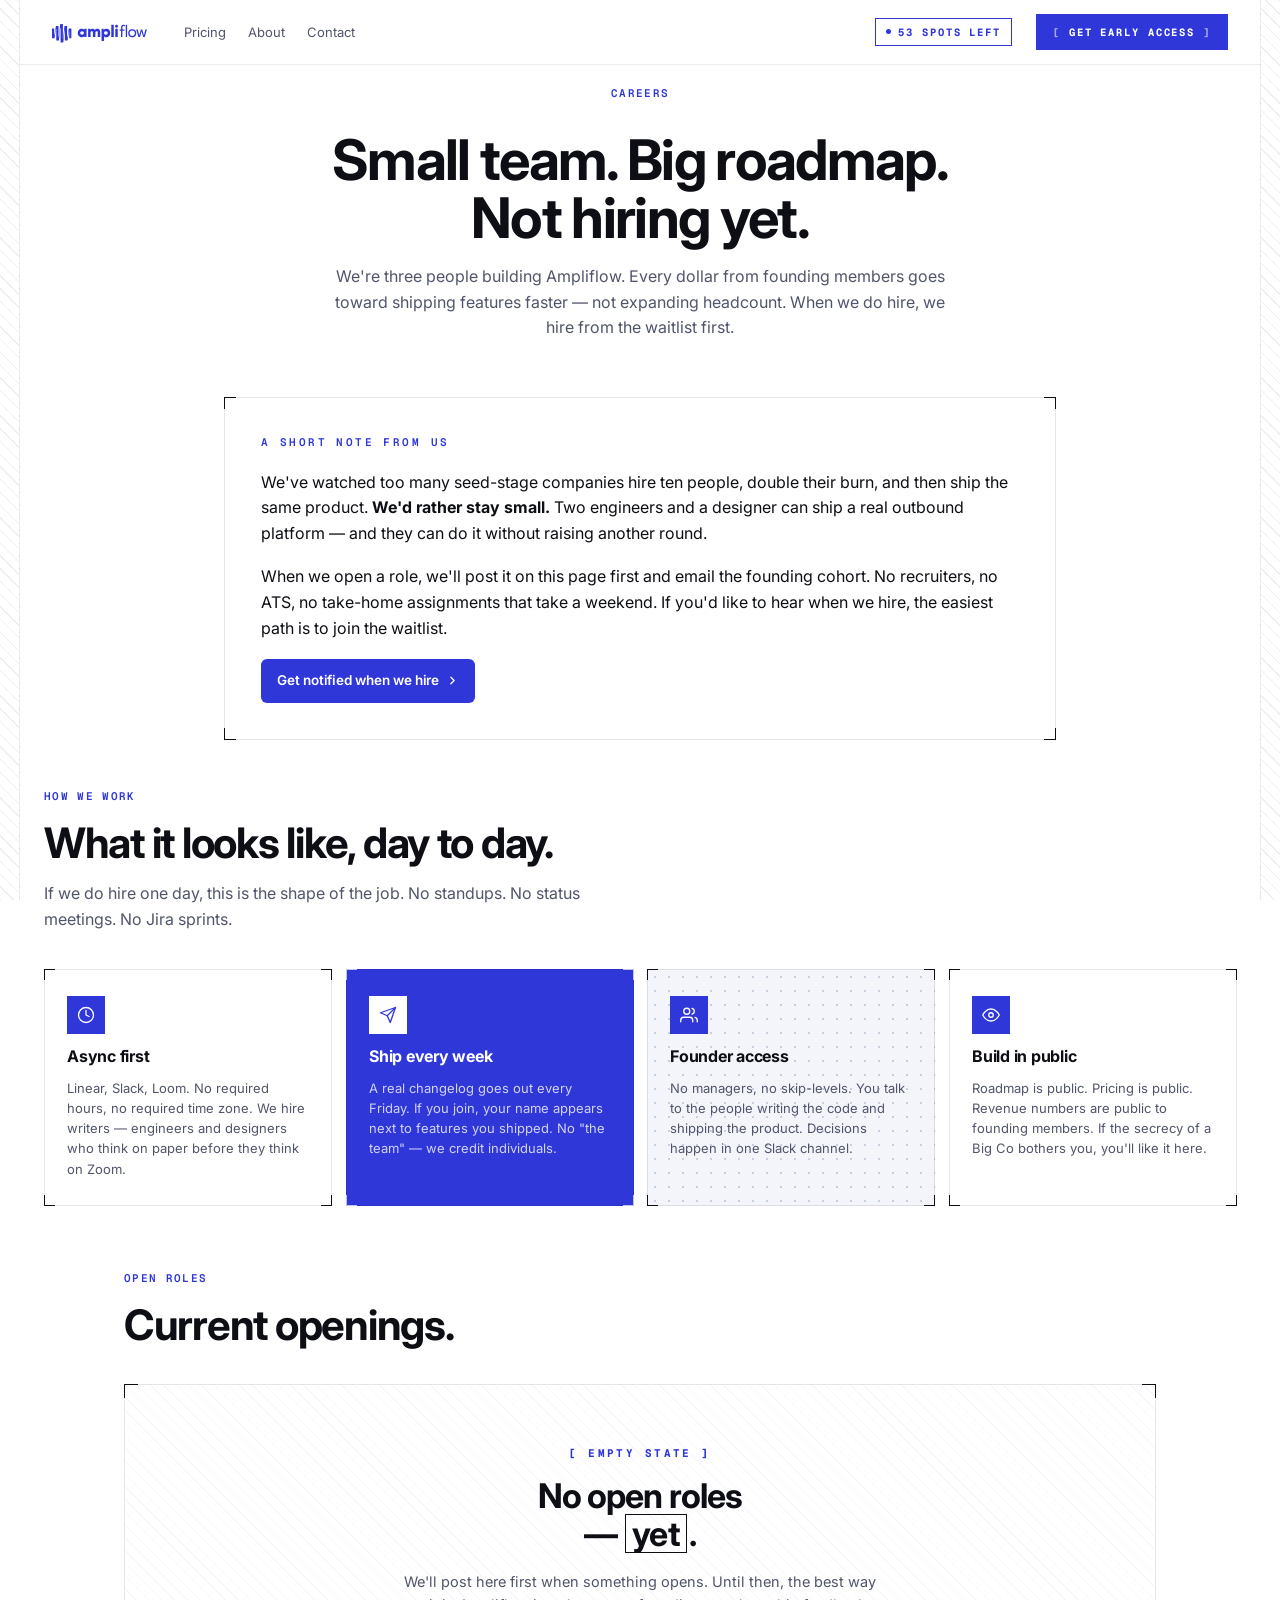
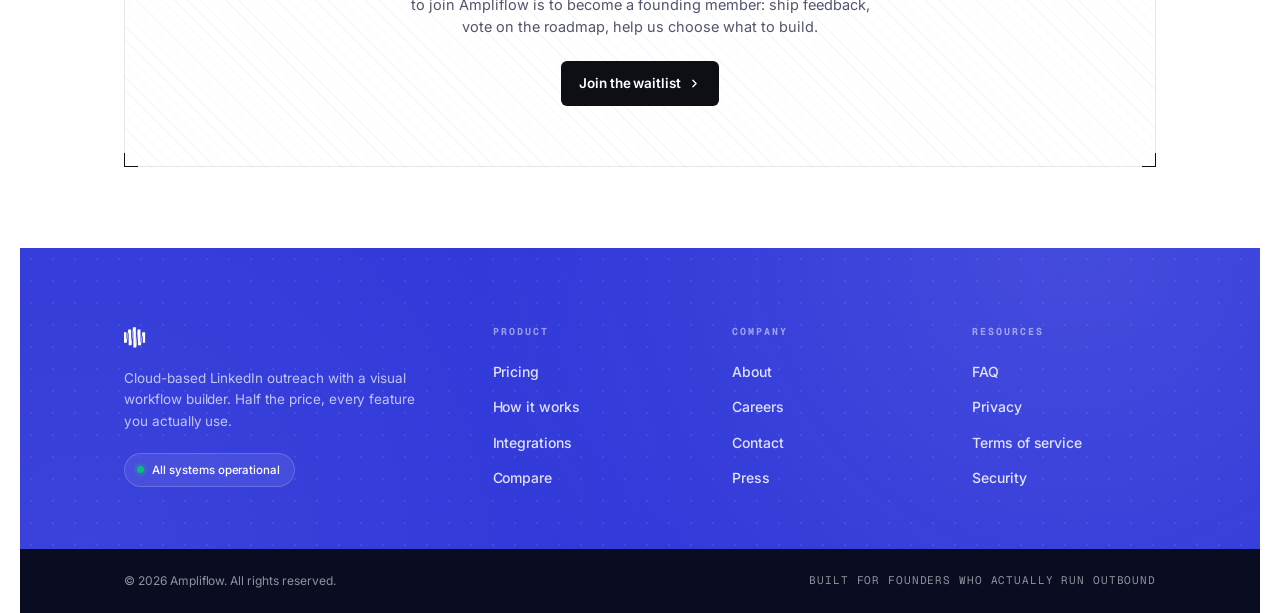
<file: careers.html>
<!DOCTYPE html>
<html lang="en">
<head>
<meta charset="UTF-8" />
<meta name="viewport" content="width=device-width, initial-scale=1.0" />
<title>Careers — Ampliflow: small team, big roadmap, not hiring yet</title>
<meta name="description" content="Ampliflow is three people. We hire from the founding-member waitlist when we hire. No open roles right now — join the list to hear first." />
<meta name="keywords" content="ampliflow careers, ampliflow jobs, ampliflow hiring, startup careers" />
<meta name="author" content="Ampliflow" />
<meta name="robots" content="index, follow, max-image-preview:large" />
<meta name="theme-color" content="#2F37D9" />
<link rel="canonical" href="https://ampliflow.io/careers.html" />

<meta property="og:type" content="website" />
<meta property="og:url" content="https://ampliflow.io/careers.html" />
<meta property="og:title" content="Careers — Ampliflow: small team, big roadmap" />
<meta property="og:description" content="Three people, no open roles right now. When we hire, we hire from the waitlist. Join here." />
<meta property="og:site_name" content="Ampliflow" />
<meta property="og:locale" content="en_US" />
<meta property="og:image" content="https://ampliflow.io/og.jpg" />
<meta property="og:image:width" content="1200" />
<meta property="og:image:height" content="630" />

<meta name="twitter:card" content="summary_large_image" />
<meta name="twitter:url" content="https://ampliflow.io/careers.html" />
<meta name="twitter:title" content="Careers — Ampliflow" />
<meta name="twitter:description" content="Three people, no open roles right now. Join the waitlist to hear first." />
<meta name="twitter:image" content="https://ampliflow.io/og.jpg" />

<script type="application/ld+json">
{
  "@context": "https://schema.org",
  "@graph": [
    {
      "@type": "WebPage",
      "url": "https://ampliflow.io/careers.html",
      "name": "Careers at Ampliflow",
      "description": "Ampliflow is not actively hiring. When roles open, we post them here first."
    },
    {
      "@type": "BreadcrumbList",
      "itemListElement": [
        { "@type": "ListItem", "position": 1, "name": "Home", "item": "https://ampliflow.io/" },
        { "@type": "ListItem", "position": 2, "name": "Careers", "item": "https://ampliflow.io/careers.html" }
      ]
    }
  ]
}
</script>

<link rel="preconnect" href="https://fonts.googleapis.com" />
<link rel="preconnect" href="https://fonts.gstatic.com" crossorigin />
<link href="https://fonts.googleapis.com/css2?family=Inter:wght@300;400;500;600;700;800&family=Geist+Mono:wght@400;500&display=swap" rel="stylesheet" />
<link rel="stylesheet" href="styles.css" />
<link rel="icon" type="image/svg+xml" href="data:image/svg+xml,%3Csvg xmlns='http://www.w3.org/2000/svg' viewBox='0 0 37 41'%3E%3Cpath fill='%232F37D9' d='M4.07 13.9H0v18h4.69l2.57-17h.7v21.5h4.87L15.31 12.92h.71v27.18h4.96l2.57-17.34.44-.12v19.83h5.04l2.3-12.48h.8v12.48h3.98v-18h-4.78l-2.48 17.08h-.7V9.38H23.28l-2.48 23.72h-.53V5.67H15.31l-2.48 23.72h-.7V9.38H7.26L4.69 26.29h-.62z'/%3E%3C/svg%3E" />

<style>
.careers-hero {
  padding: 80px 24px 40px;
  max-width: 1080px;
  margin: 0 auto;
  text-align: center;
}
.careers-hero .section-label { display: inline-block; }
.careers-hero h1 {
  font-size: clamp(36px, 5vw, 56px);
  font-weight: 700;
  letter-spacing: -.03em;
  line-height: 1.05;
  margin: 14px 0 16px;
  color: var(--t1);
}
.careers-hero p {
  font-size: 16px;
  color: var(--t2);
  line-height: 1.6;
  max-width: 620px;
  margin: 0 auto;
}

.careers-note-section {
  padding: 16px 24px 24px;
  max-width: 880px;
  margin: 0 auto;
}
.careers-note {
  position: relative;
  background: #fff;
  border: 0.5px solid var(--border-md);
  padding: 36px 36px;
  display: flex;
  flex-direction: column;
  gap: 18px;
}
.careers-note .brackets {
  width: 12px; height: 12px;
  border-width: 1.5px;
  border-color: var(--t1);
}
.careers-note-eyebrow {
  font-family: var(--mono);
  font-size: 11px;
  letter-spacing: .22em;
  color: var(--primary);
  text-transform: uppercase;
  font-weight: 600;
}
.careers-note-text {
  font-size: 16px;
  color: var(--t1);
  line-height: 1.6;
  margin: 0;
}
.careers-note-text strong { color: var(--t1); }
.careers-note-cta {
  display: inline-flex;
  align-items: center;
  gap: 7px;
  background: var(--primary);
  color: #fff;
  padding: 11px 16px;
  text-decoration: none;
  font-size: 13.5px;
  font-weight: 600;
  align-self: flex-start;
  border-radius: 6px;
  letter-spacing: -.005em;
  transition: transform .2s, background .2s;
}
.careers-note-cta:hover { transform: translateY(-1px); background: var(--t1); }

.work-section {
  padding: 24px 24px 40px;
  max-width: 1240px;
  margin: 0 auto;
}
.work-grid {
  display: grid;
  grid-template-columns: repeat(4, 1fr);
  gap: 14px;
  margin-top: 36px;
}
.work-cell {
  position: relative;
  padding: 26px 22px;
  background: #fff;
  border: 0.5px solid var(--border-md);
  display: flex;
  flex-direction: column;
  gap: 12px;
  min-height: 200px;
}
.work-cell .brackets {
  width: 11px; height: 11px;
  border-width: 1.5px;
  border-color: var(--t1);
}
.work-icon {
  width: 38px; height: 38px;
  display: inline-flex;
  align-items: center;
  justify-content: center;
  background: var(--primary);
  color: #fff;
}
.work-icon svg { width: 18px; height: 18px; }
.work-h {
  font-size: 16px;
  font-weight: 700;
  letter-spacing: -.015em;
  color: var(--t1);
  margin: 0;
  line-height: 1.25;
}
.work-text {
  font-size: 13px;
  color: var(--t2);
  line-height: 1.55;
  margin: 0;
}
.work-cell-filled {
  background: var(--primary);
}
.work-cell-filled .work-icon { background: #fff; color: var(--primary); }
.work-cell-filled .work-h { color: #fff; }
.work-cell-filled .work-text { color: rgba(255,255,255,.78); }
.work-cell-filled .brackets { border-color: rgba(255,255,255,.7); }
.work-cell-dotted {
  background:
    radial-gradient(circle, #c9cee0 1px, transparent 1.4px) 0 0 / 14px 14px,
    #f4f5fb;
}

.roles-section {
  padding: 24px 24px 80px;
  max-width: 1080px;
  margin: 0 auto;
}
.roles-empty {
  position: relative;
  padding: 60px 32px;
  background:
    repeating-linear-gradient(45deg, transparent 0, transparent 8px, rgba(47,55,217,.04) 8px, rgba(47,55,217,.04) 9px),
    #fff;
  border: 0.5px solid var(--border-md);
  text-align: center;
  display: flex;
  flex-direction: column;
  align-items: center;
  gap: 14px;
  margin-top: 36px;
}
.roles-empty .brackets {
  width: 14px; height: 14px;
  border-width: 1.5px;
  border-color: var(--t1);
}
.roles-empty-tag {
  font-family: var(--mono);
  font-size: 11px;
  letter-spacing: .22em;
  font-weight: 700;
  color: var(--primary);
  text-transform: uppercase;
}
.roles-empty-h {
  font-size: clamp(24px, 3.4vw, 34px);
  font-weight: 700;
  letter-spacing: -.025em;
  color: var(--t1);
  margin: 0;
  line-height: 1.1;
}
.roles-empty-h .b { display: inline-block; padding: 0 6px; border: 0.5px solid var(--t1); color: var(--t1); margin: 0 2px; }
.roles-empty p {
  font-size: 14.5px;
  color: var(--t2);
  max-width: 480px;
  line-height: 1.55;
  margin: 4px 0 8px;
}
.roles-cta {
  display: inline-flex;
  align-items: center;
  gap: 7px;
  background: var(--t1);
  color: #fff;
  padding: 12px 18px;
  text-decoration: none;
  font-size: 13.5px;
  font-weight: 600;
  border-radius: 6px;
  letter-spacing: -.005em;
  transition: transform .2s, background .2s;
}
.roles-cta:hover { transform: translateY(-1px); background: var(--primary); }

@media (max-width: 900px) {
  .work-grid { grid-template-columns: 1fr 1fr; }
  .careers-note { padding: 28px 22px; }
}
@media (max-width: 560px) {
  .work-grid { grid-template-columns: 1fr; }
}
</style>
</head>
<body>

<div class="page">

<nav role="navigation" aria-label="Main navigation">
  <a href="index.html" class="logo" aria-label="Ampliflow">
    <svg viewBox="0 0 178 41" fill="none" xmlns="http://www.w3.org/2000/svg" aria-hidden="true">
      <path d="M60.4377 14.9299C60.5219 14.7193 60.6378 14.6139 60.7852 14.6139H64.1341C64.3237 14.6139 64.4185 14.7193 64.4185 14.9299V29.6841C64.4185 29.8947 64.3132 30 64.1025 30H60.7536C60.6483 30 60.5746 29.9789 60.5325 29.9368C60.4903 29.8736 60.4482 29.7894 60.4061 29.6841L59.9006 28.4519C58.8896 29.7157 57.51 30.3475 55.7618 30.3475C54.6034 30.3475 53.5503 30.158 52.6025 29.7788C51.6547 29.3997 50.8438 28.8626 50.1698 28.1676C49.4958 27.4515 48.9692 26.5984 48.5901 25.6085C48.2321 24.6186 48.053 23.5339 48.053 22.3544C48.053 21.1749 48.2321 20.1007 48.5901 19.1318C48.9692 18.1419 49.4958 17.2994 50.1698 16.6043C50.8648 15.8882 51.6863 15.3406 52.6341 14.9615C53.603 14.5613 54.6877 14.3612 55.8882 14.3612C56.7518 14.3612 57.51 14.5297 58.163 14.8667C58.8369 15.1826 59.4162 15.6355 59.9006 16.2252L60.4377 14.9299ZM52.6657 22.3544C52.6657 23.3654 52.9711 24.1868 53.5819 24.8187C54.2138 25.4295 55.0247 25.7349 56.0146 25.7349C57.0466 25.7349 57.8681 25.4295 58.4789 24.8187C59.1108 24.2079 59.4267 23.3864 59.4267 22.3544C59.4267 21.3434 59.1108 20.5325 58.4789 19.9217C57.847 19.2898 57.0256 18.9739 56.0146 18.9739C55.0036 18.9739 54.1927 19.2898 53.5819 19.9217C52.9711 20.5325 52.6657 21.3434 52.6657 22.3544ZM70.8564 14.6139C71.0881 14.6139 71.225 14.7193 71.2671 14.9299L71.5515 16.0357C72.0148 15.467 72.573 15.0247 73.2259 14.7087C73.8788 14.3928 74.6581 14.2348 75.5638 14.2348C76.5116 14.2348 77.3647 14.477 78.1229 14.9615C78.8812 15.4248 79.492 16.0988 79.9553 16.9835C80.3976 16.0988 80.9979 15.4248 81.7562 14.9615C82.5144 14.477 83.4622 14.2348 84.5996 14.2348C85.3789 14.2348 86.095 14.4033 86.7479 14.7403C87.4009 15.0563 87.959 15.5196 88.4224 16.1304C88.8858 16.7202 89.2438 17.4468 89.4966 18.3104C89.7704 19.1529 89.9073 20.0902 89.9073 21.1222V29.6525C89.9073 29.8842 89.802 30 89.5914 30H85.6106C85.3789 30 85.263 29.8842 85.263 29.6525V22.1964C85.263 21.1643 85.0945 20.364 84.7575 19.7953C84.4416 19.2055 83.9256 18.9107 83.2095 18.9107C82.5355 18.9317 81.9773 19.2266 81.535 19.7953C81.1138 20.364 80.9031 21.4066 80.9031 22.923V29.6525C80.9031 29.8842 80.7978 30 80.5872 30H76.5748C76.3642 30 76.2589 29.8842 76.2589 29.6525V22.1964C76.2589 21.1643 76.0904 20.364 75.7534 19.7953C75.4164 19.2055 74.8898 18.9107 74.1737 18.9107C73.5629 18.9317 73.0363 19.195 72.594 19.7005C72.1728 20.1849 71.9411 21.0906 71.899 22.4176V29.6841C71.899 29.8947 71.7937 30 71.583 30H67.5707C67.36 30 67.2547 29.8947 67.2547 29.6841V14.9299C67.2547 14.7193 67.36 14.6139 67.5707 14.6139H70.8564ZM92.6777 37.2033C92.467 37.2033 92.3617 37.0875 92.3617 36.8558V14.9299C92.3617 14.7193 92.4776 14.6139 92.7092 14.6139H95.5211C95.7528 14.6139 95.9002 14.7193 95.9634 14.9299L96.5005 16.2252C97.5115 14.9194 98.9016 14.2664 100.671 14.2664C101.85 14.2664 102.914 14.4665 103.862 14.8667C104.81 15.2458 105.62 15.7934 106.294 16.5096C106.99 17.2046 107.516 18.0471 107.874 19.037C108.253 20.027 108.443 21.1222 108.443 22.3228C108.443 23.5233 108.253 24.6186 107.874 25.6085C107.516 26.5984 106.99 27.4409 106.294 28.136C105.62 28.831 104.81 29.3787 103.862 29.7788C102.914 30.158 101.85 30.3475 100.671 30.3475C99.1965 30.3475 97.9748 29.8842 97.006 28.9574V36.8874C97.006 37.098 96.9007 37.2033 96.69 37.2033H92.6777ZM97.0692 22.2912C97.0692 23.3232 97.3746 24.1552 97.9854 24.7871C98.6172 25.4189 99.4387 25.7349 100.45 25.7349C101.461 25.7349 102.272 25.4295 102.882 24.8187C103.493 24.1868 103.799 23.3548 103.799 22.3228C103.799 21.2907 103.493 20.4693 102.882 19.8585C102.272 19.2266 101.461 18.9107 100.45 18.9107C99.4387 18.9107 98.6172 19.2161 97.9854 19.8269C97.3746 20.4377 97.0692 21.2591 97.0692 22.2912ZM115.14 29.6841C115.14 29.8947 115.035 30 114.824 30H110.812C110.601 30 110.496 29.8947 110.496 29.6841V7.5054C110.496 7.29478 110.601 7.18947 110.812 7.18947H114.824C115.035 7.18947 115.14 7.29478 115.14 7.5054V29.6841ZM122.598 29.6841C122.598 29.8947 122.493 30 122.283 30H118.302C118.091 30 117.986 29.8947 117.986 29.6841V14.9615C117.986 14.7298 118.102 14.6139 118.333 14.6139H122.314C122.504 14.6139 122.598 14.7087 122.598 14.8983V29.6841ZM117.449 9.78014C117.449 8.91658 117.701 8.24259 118.207 7.75815C118.734 7.25266 119.429 6.99991 120.292 6.99991C121.156 6.99991 121.84 7.25266 122.346 7.75815C122.851 8.24259 123.104 8.91658 123.104 9.78014C123.104 10.6437 122.851 11.3388 122.346 11.8653C121.84 12.3708 121.156 12.6236 120.292 12.6236C119.429 12.6236 118.734 12.3708 118.207 11.8653C117.701 11.3388 117.449 10.6437 117.449 9.78014Z" fill="#2F37D9"/>
      <path d="M131.197 29.6841C131.197 29.8947 131.092 30 130.881 30H128.986C128.775 30 128.67 29.8947 128.67 29.6841L128.638 18.0261H126.395C126.184 18.0261 126.079 17.9207 126.079 17.7101V16.0357C126.079 15.825 126.184 15.7197 126.395 15.7197H128.638V12.2128C128.617 10.4225 128.996 9.08508 129.776 8.20046C130.555 7.29478 131.597 6.84194 132.903 6.84194C133.767 6.84194 134.493 6.97884 135.083 7.25266C135.673 7.52647 136.084 7.74762 136.315 7.91612C136.484 8.02143 136.515 8.16887 136.41 8.35843L135.494 9.93811C135.431 10.1066 135.294 10.1382 135.083 10.0329C134.894 9.90651 134.62 9.76961 134.262 9.62217C133.925 9.45367 133.546 9.36942 133.124 9.36942C132.577 9.36942 132.124 9.61164 131.766 10.0961C131.408 10.5594 131.218 11.3388 131.197 12.434V15.7197H134.704C134.915 15.7197 135.02 15.825 135.02 16.0357V17.7101C135.02 17.9207 134.915 18.0261 134.704 18.0261H131.197V29.6841Z" fill="#2F37D9"/>
      <path d="M140.01 29.7157C140.01 29.9052 139.916 30 139.726 30H137.767C137.578 30 137.483 29.9052 137.483 29.7157V7.47381C137.483 7.28425 137.578 7.18947 137.767 7.18947H139.726C139.916 7.18947 140.01 7.28425 140.01 7.47381V29.7157ZM142.085 22.8283C142.085 21.712 142.264 20.701 142.623 19.7953C142.981 18.8896 143.476 18.1103 144.107 17.4574C144.76 16.8044 145.54 16.2989 146.445 15.9409C147.372 15.5828 148.394 15.4038 149.51 15.4038C150.626 15.4038 151.637 15.5828 152.543 15.9409C153.47 16.2989 154.259 16.8044 154.912 17.4574C155.565 18.1103 156.071 18.8896 156.429 19.7953C156.787 20.701 156.966 21.712 156.966 22.8283C156.966 23.9446 156.787 24.9661 156.429 25.8928C156.071 26.7985 155.565 27.5884 154.912 28.2624C154.259 28.9153 153.47 29.4208 152.543 29.7788C151.637 30.1369 150.626 30.3159 149.51 30.3159C148.394 30.3159 147.372 30.1369 146.445 29.7788C145.54 29.4208 144.76 28.9153 144.107 28.2624C143.476 27.5884 142.981 26.7985 142.623 25.8928C142.264 24.9661 142.085 23.9446 142.085 22.8283ZM144.613 22.8283C144.613 24.3026 145.055 25.5032 145.94 26.4299C146.846 27.3356 148.036 27.7885 149.51 27.7885C150.984 27.7885 152.164 27.3356 153.048 26.4299C153.954 25.5032 154.407 24.3026 154.407 22.8283C154.407 21.3539 153.954 20.1744 153.048 19.2898C152.164 18.3841 150.984 17.9313 149.51 17.9313C148.036 17.9313 146.846 18.3841 145.94 19.2898C145.055 20.1744 144.613 21.3539 144.613 22.8283ZM165.655 16.0041C165.697 15.8145 165.813 15.7197 166.002 15.7197H167.898C168.066 15.7197 168.193 15.8145 168.277 16.0041L171.342 26.9038L174.059 16.0041C174.101 15.8145 174.206 15.7197 174.375 15.7197H176.649C176.86 15.7197 176.934 15.825 176.87 16.0357L172.89 29.7473C172.826 29.9158 172.7 30 172.51 30H170.299C170.13 30 170.015 29.9158 169.951 29.7473L166.95 19.0686L163.949 29.7473C163.928 29.9158 163.812 30 163.601 30H161.421C161.211 30 161.084 29.9158 161.042 29.7473L156.998 16.0041C156.914 15.8145 156.988 15.7197 157.219 15.7197H159.494C159.684 15.7197 159.799 15.8145 159.841 16.0041L162.559 26.7459L165.655 16.0041Z" fill="#2F37D9"/>
      <path d="M4.07136 13.8972H0V31.9528H4.69091L7.25764 14.9593H7.9657V36.4667H12.8336L15.3118 12.9237H16.0199V40.0955H20.9763L23.5431 16.7596L23.9856 16.641V36.4667H29.0305L31.3317 19.4732H32.1283V31.9528H36.1112V13.8972H31.3317L28.8535 30.9792H28.1455V9.38334H23.2775L20.7993 33.1034H20.2683V5.66602H15.3118L12.8336 29.3861H12.1256V9.38334H7.25764L4.69091 26.2883H4.07136V13.8972Z" fill="#2F37D9"/>
    </svg>
  </a>
  <div class="nav-links">
    <a href="pricing.html" class="nav-link">Pricing</a>
    <a href="about.html" class="nav-link">About</a>
    <a href="contact.html" class="nav-link">Contact</a>
  </div>
  <div class="nav-spacer"></div>
  <span class="nav-badge">53 spots left</span>
  <a class="nav-cta" href="index.html#hero-email">Get early access</a>
</nav>

<main>

<section class="careers-hero">
  <div class="section-label">Careers</div>
  <h1>Small team. Big roadmap.<br/>Not hiring yet.</h1>
  <p>We're three people building Ampliflow. Every dollar from founding members goes toward shipping features faster — not expanding headcount. When we do hire, we hire from the waitlist first.</p>
</section>

<!-- founder note about hiring -->
<section class="careers-note-section">
  <div class="careers-note">
    <span class="brackets tl"></span><span class="brackets tr"></span><span class="brackets bl"></span><span class="brackets br"></span>
    <span class="careers-note-eyebrow">A short note from us</span>
    <p class="careers-note-text">
      We've watched too many seed-stage companies hire ten people, double their burn, and then ship the same product. <strong>We'd rather stay small.</strong> Two engineers and a designer can ship a real outbound platform — and they can do it without raising another round.
    </p>
    <p class="careers-note-text">
      When we open a role, we'll post it on this page first and email the founding cohort. No recruiters, no ATS, no take-home assignments that take a weekend. If you'd like to hear when we hire, the easiest path is to join the waitlist.
    </p>
    <a class="careers-note-cta" href="index.html#hero-email">
      Get notified when we hire
      <svg width="13" height="13" viewBox="0 0 24 24" fill="none" stroke="currentColor" stroke-width="2.4" stroke-linecap="round" stroke-linejoin="round" aria-hidden="true"><polyline points="9 18 15 12 9 6"/></svg>
    </a>
  </div>
</section>

<!-- how we work -->
<section class="work-section" aria-labelledby="work-title">
  <div class="section-label">How we work</div>
  <h2 class="section-h" id="work-title">What it looks like, day to day.</h2>
  <p class="section-sub">If we do hire one day, this is the shape of the job. No standups. No status meetings. No Jira sprints.</p>

  <div class="work-grid">
    <article class="work-cell">
      <span class="brackets tl"></span><span class="brackets tr"></span><span class="brackets bl"></span><span class="brackets br"></span>
      <div class="work-icon">
        <svg viewBox="0 0 24 24" fill="none" stroke="currentColor" stroke-width="1.75" stroke-linecap="round" stroke-linejoin="round" aria-hidden="true"><circle cx="12" cy="12" r="10"/><polyline points="12 6 12 12 16 14"/></svg>
      </div>
      <h3 class="work-h">Async first</h3>
      <p class="work-text">Linear, Slack, Loom. No required hours, no required time zone. We hire writers — engineers and designers who think on paper before they think on Zoom.</p>
    </article>
    <article class="work-cell work-cell-filled">
      <span class="brackets tl"></span><span class="brackets tr"></span><span class="brackets bl"></span><span class="brackets br"></span>
      <div class="work-icon">
        <svg viewBox="0 0 24 24" fill="none" stroke="currentColor" stroke-width="1.75" stroke-linecap="round" stroke-linejoin="round" aria-hidden="true"><line x1="22" y1="2" x2="11" y2="13"/><polygon points="22 2 15 22 11 13 2 9 22 2"/></svg>
      </div>
      <h3 class="work-h">Ship every week</h3>
      <p class="work-text">A real changelog goes out every Friday. If you join, your name appears next to features you shipped. No "the team" — we credit individuals.</p>
    </article>
    <article class="work-cell work-cell-dotted">
      <span class="brackets tl"></span><span class="brackets tr"></span><span class="brackets bl"></span><span class="brackets br"></span>
      <div class="work-icon">
        <svg viewBox="0 0 24 24" fill="none" stroke="currentColor" stroke-width="1.75" stroke-linecap="round" stroke-linejoin="round" aria-hidden="true"><path d="M17 21v-2a4 4 0 0 0-4-4H5a4 4 0 0 0-4 4v2"/><circle cx="9" cy="7" r="4"/><path d="M23 21v-2a4 4 0 0 0-3-3.87"/><path d="M16 3.13a4 4 0 0 1 0 7.75"/></svg>
      </div>
      <h3 class="work-h">Founder access</h3>
      <p class="work-text">No managers, no skip-levels. You talk to the people writing the code and shipping the product. Decisions happen in one Slack channel.</p>
    </article>
    <article class="work-cell">
      <span class="brackets tl"></span><span class="brackets tr"></span><span class="brackets bl"></span><span class="brackets br"></span>
      <div class="work-icon">
        <svg viewBox="0 0 24 24" fill="none" stroke="currentColor" stroke-width="1.75" stroke-linecap="round" stroke-linejoin="round" aria-hidden="true"><circle cx="12" cy="12" r="3"/><path d="M1 12s4-8 11-8 11 8 11 8-4 8-11 8-11-8-11-8z"/></svg>
      </div>
      <h3 class="work-h">Build in public</h3>
      <p class="work-text">Roadmap is public. Pricing is public. Revenue numbers are public to founding members. If the secrecy of a Big Co bothers you, you'll like it here.</p>
    </article>
  </div>
</section>

<!-- empty role state -->
<section class="roles-section" aria-labelledby="roles-title">
  <div class="section-label">Open roles</div>
  <h2 class="section-h" id="roles-title">Current openings.</h2>

  <div class="roles-empty">
    <span class="brackets tl"></span><span class="brackets tr"></span><span class="brackets bl"></span><span class="brackets br"></span>
    <div class="roles-empty-tag">[ Empty state ]</div>
    <h3 class="roles-empty-h">No open roles<br/>— <span class="b">yet</span>.</h3>
    <p>We'll post here first when something opens. Until then, the best way to join Ampliflow is to become a founding member: ship feedback, vote on the roadmap, help us choose what to build.</p>
    <a class="roles-cta" href="index.html#hero-email">
      Join the waitlist
      <svg width="13" height="13" viewBox="0 0 24 24" fill="none" stroke="currentColor" stroke-width="2.4" stroke-linecap="round" stroke-linejoin="round" aria-hidden="true"><polyline points="9 18 15 12 9 6"/></svg>
    </a>
  </div>
</section>

</main>

<footer class="footer" role="contentinfo">
  <div class="footer-inner">
    <div class="footer-grid">
      <div class="footer-brand">
        <a href="index.html" class="footer-logo" aria-label="Ampliflow">
          <svg viewBox="0 0 178 41" fill="none" xmlns="http://www.w3.org/2000/svg" aria-hidden="true">
            <path d="M4.07136 13.8972H0V31.9528H4.69091L7.25764 14.9593H7.9657V36.4667H12.8336L15.3118 12.9237H16.0199V40.0955H20.9763L23.5431 16.7596L23.9856 16.641V36.4667H29.0305L31.3317 19.4732H32.1283V31.9528H36.1112V13.8972H31.3317L28.8535 30.9792H28.1455V9.38334H23.2775L20.7993 33.1034H20.2683V5.66602H15.3118L12.8336 29.3861H12.1256V9.38334H7.25764L4.69091 26.2883H4.07136V13.8972Z" fill="#2F37D9"/>
          </svg>
        </a>
        <p class="footer-tagline">Cloud-based LinkedIn outreach with a visual workflow builder. Half the price, every feature you actually use.</p>
        <div class="footer-status">
          <span class="footer-status-dot"></span>
          All systems operational
        </div>
      </div>
      <div class="footer-col">
        <h4 class="footer-col-h">Product</h4>
        <a href="pricing.html" class="footer-link">Pricing</a>
        <a href="index.html#how" class="footer-link">How it works</a>
        <a href="index.html#integrations" class="footer-link">Integrations</a>
        <a href="pricing.html#compare" class="footer-link">Compare</a>
      </div>
      <div class="footer-col">
        <h4 class="footer-col-h">Company</h4>
        <a href="about.html" class="footer-link">About</a>
        <a href="careers.html" class="footer-link">Careers</a>
        <a href="contact.html" class="footer-link">Contact</a>
        <a href="mailto:press@ampliflow.io" class="footer-link">Press</a>
      </div>
      <div class="footer-col">
        <h4 class="footer-col-h">Resources</h4>
        <a href="index.html#faq" class="footer-link">FAQ</a>
        <a href="#" class="footer-link">Privacy</a>
        <a href="#" class="footer-link">Terms of service</a>
        <a href="#" class="footer-link">Security</a>
      </div>
    </div>
  </div>
</footer>
<div class="footer-bottom-strip">
  <div class="footer-bottom">
    <span class="footer-copy">© 2026 Ampliflow. All rights reserved.</span>
    <span class="footer-made">Built for founders who actually run outbound</span>
  </div>
</div>

</div>

<script src="scroll-reveal.js" defer></script>

</body>
</html>
</file>
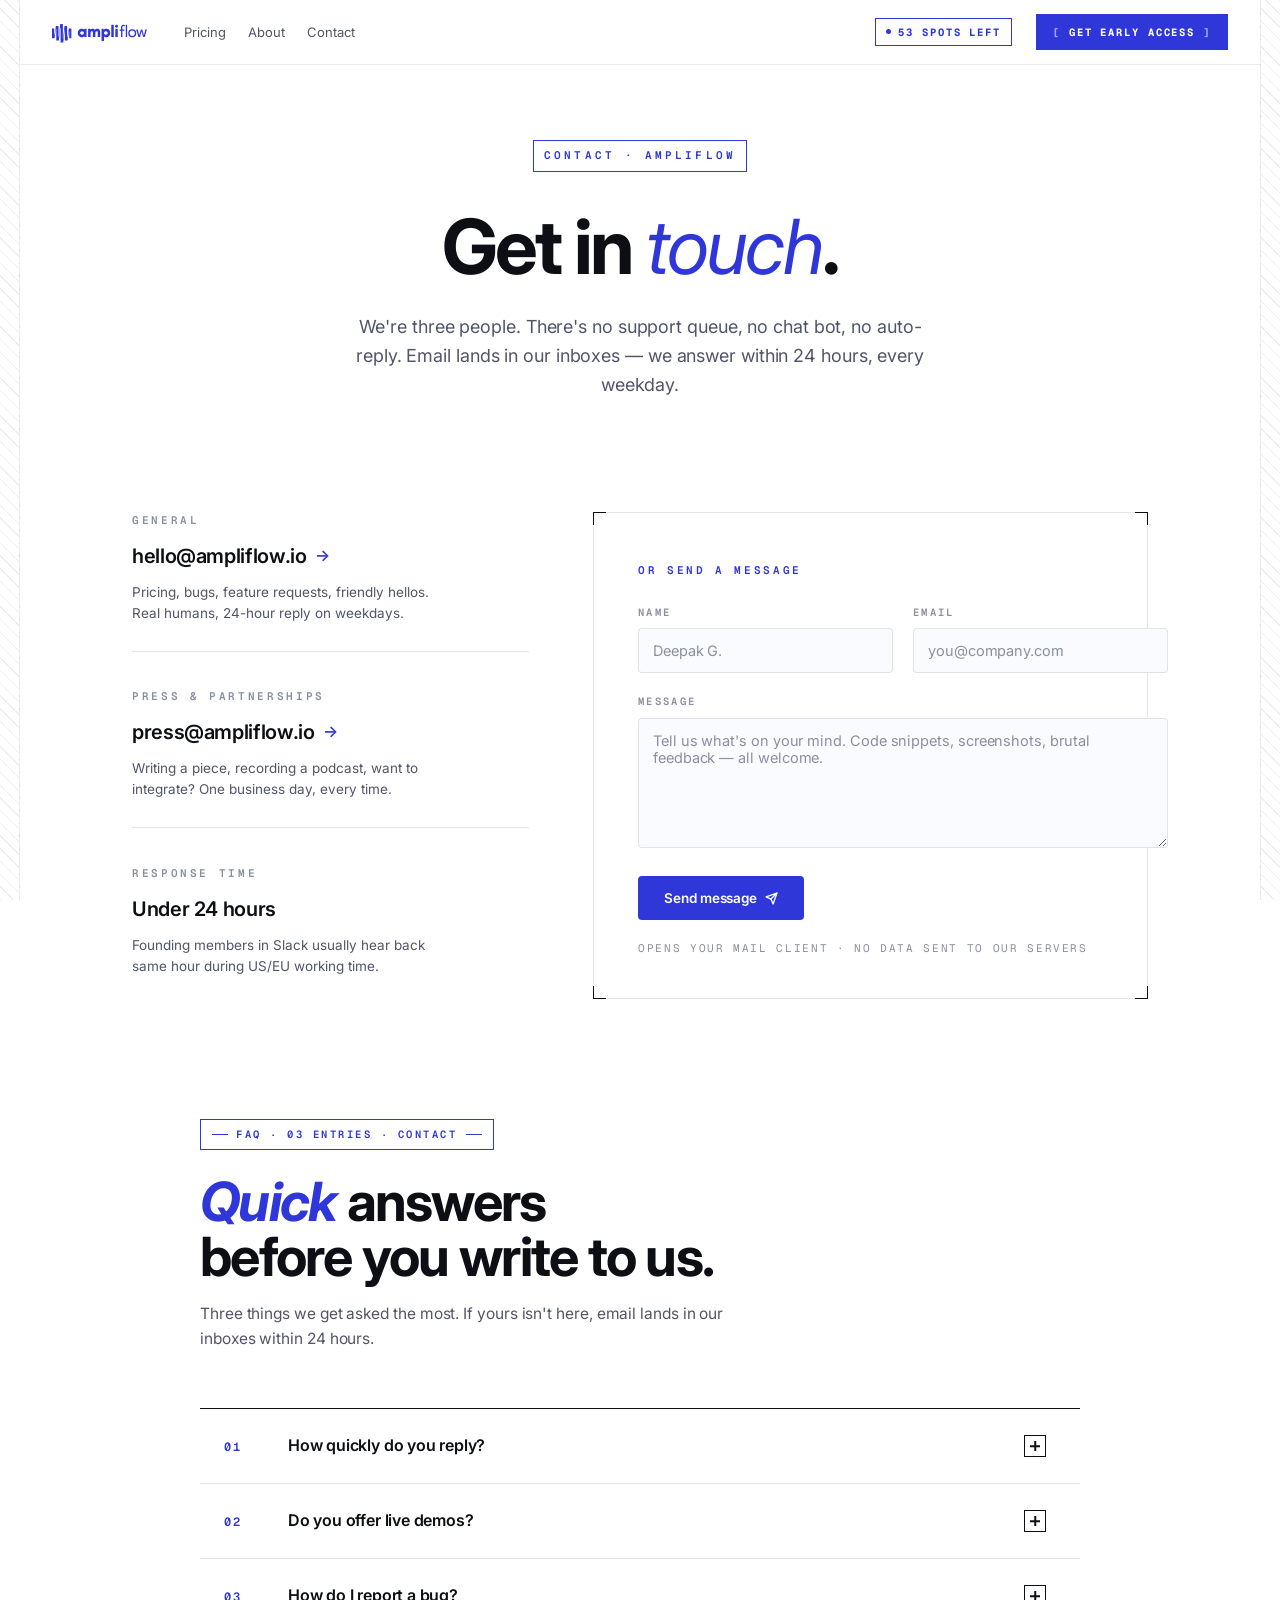
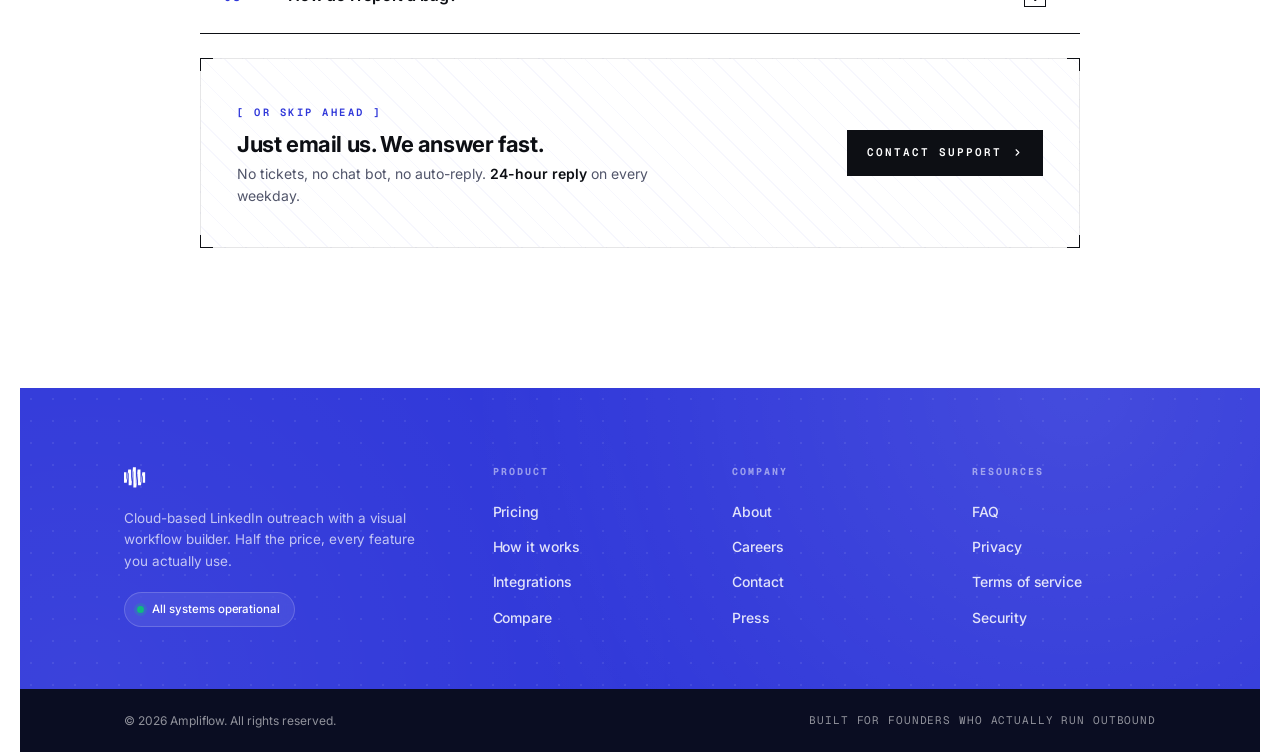
<file: contact.html>
<!DOCTYPE html>
<html lang="en">
<head>
<meta charset="UTF-8" />
<meta name="viewport" content="width=device-width, initial-scale=1.0" />
<title>Contact — Ampliflow: founders reply within 24 hours</title>
<meta name="description" content="Talk to the people building Ampliflow. Email hello@ampliflow.io, send press inquiries to press@ampliflow.io, or drop us a note below. 24-hour reply, every weekday." />
<meta name="keywords" content="ampliflow contact, ampliflow support, contact ampliflow, ampliflow email" />
<meta name="author" content="Ampliflow" />
<meta name="robots" content="index, follow, max-image-preview:large" />
<meta name="theme-color" content="#2F37D9" />
<link rel="canonical" href="https://ampliflow.io/contact.html" />

<meta property="og:type" content="website" />
<meta property="og:url" content="https://ampliflow.io/contact.html" />
<meta property="og:title" content="Contact Ampliflow — founders reply within 24 hours" />
<meta property="og:description" content="Email, press, or a quick note. Real people, real replies, no chat bots." />
<meta property="og:site_name" content="Ampliflow" />
<meta property="og:locale" content="en_US" />
<meta property="og:image" content="https://ampliflow.io/og.jpg" />
<meta property="og:image:width" content="1200" />
<meta property="og:image:height" content="630" />

<meta name="twitter:card" content="summary_large_image" />
<meta name="twitter:url" content="https://ampliflow.io/contact.html" />
<meta name="twitter:title" content="Contact Ampliflow" />
<meta name="twitter:description" content="Email, press, or a quick note. Real people, real replies." />
<meta name="twitter:image" content="https://ampliflow.io/og.jpg" />

<script type="application/ld+json">
{
  "@context": "https://schema.org",
  "@graph": [
    {
      "@type": "ContactPage",
      "url": "https://ampliflow.io/contact.html",
      "name": "Contact Ampliflow"
    },
    {
      "@type": "Organization",
      "name": "Ampliflow",
      "url": "https://ampliflow.io/",
      "email": "hello@ampliflow.io",
      "contactPoint": [
        { "@type": "ContactPoint", "contactType": "customer support", "email": "hello@ampliflow.io" },
        { "@type": "ContactPoint", "contactType": "press inquiries", "email": "press@ampliflow.io" }
      ]
    },
    {
      "@type": "BreadcrumbList",
      "itemListElement": [
        { "@type": "ListItem", "position": 1, "name": "Home", "item": "https://ampliflow.io/" },
        { "@type": "ListItem", "position": 2, "name": "Contact", "item": "https://ampliflow.io/contact.html" }
      ]
    }
  ]
}
</script>

<link rel="preconnect" href="https://fonts.googleapis.com" />
<link rel="preconnect" href="https://fonts.gstatic.com" crossorigin />
<link href="https://fonts.googleapis.com/css2?family=Inter:wght@300;400;500;600;700;800&family=Geist+Mono:wght@400;500&display=swap" rel="stylesheet" />
<link rel="stylesheet" href="styles.css" />
<link rel="icon" type="image/svg+xml" href="data:image/svg+xml,%3Csvg xmlns='http://www.w3.org/2000/svg' viewBox='0 0 37 41'%3E%3Cpath fill='%232F37D9' d='M4.07 13.9H0v18h4.69l2.57-17h.7v21.5h4.87L15.31 12.92h.71v27.18h4.96l2.57-17.34.44-.12v19.83h5.04l2.3-12.48h.8v12.48h3.98v-18h-4.78l-2.48 17.08h-.7V9.38H23.28l-2.48 23.72h-.53V5.67H15.31l-2.48 23.72h-.7V9.38H7.26L4.69 26.29h-.62z'/%3E%3C/svg%3E" />

<style>
/* ============== CONTACT PAGE — calm editorial layout ============== */
.ct-wrap {
  max-width: 1080px;
  margin: 0 auto;
  padding: 0 32px;
}

/* ---------- 1. HERO ---------- */
.ct-hero {
  padding: 140px 0 80px;
  text-align: center;
}
.ct-hero-eyebrow {
  font-family: var(--mono);
  font-size: 11px;
  letter-spacing: .28em;
  font-weight: 600;
  text-transform: uppercase;
  color: var(--primary);
  display: inline-block;
  padding: 6px 10px;
  border: 0.5px solid var(--primary);
  margin-bottom: 36px;
}
.ct-hero h1 {
  font-size: clamp(44px, 6vw, 76px);
  font-weight: 700;
  letter-spacing: -.035em;
  line-height: 1.02;
  margin: 0 0 28px;
  color: var(--t1);
}
.ct-hero h1 .em {
  color: var(--primary);
  font-style: italic;
  font-weight: 400;
}
.ct-hero-lede {
  font-size: 18px;
  color: var(--t2);
  line-height: 1.6;
  margin: 0 auto;
  max-width: 580px;
  letter-spacing: -.005em;
}

/* ---------- 2. FORM + INFO SPLIT ---------- */
.ct-main {
  padding: 32px 0 120px;
}
.ct-grid {
  display: grid;
  grid-template-columns: minmax(0, 1fr) minmax(0, 1.4fr);
  gap: 64px;
  align-items: start;
}
.ct-info {
  display: flex;
  flex-direction: column;
  gap: 36px;
}
.ct-info-block {
  display: flex;
  flex-direction: column;
  gap: 10px;
  padding-bottom: 28px;
  border-bottom: 0.5px solid var(--border-md);
}
.ct-info-block:last-child { border-bottom: none; padding-bottom: 0; }
.ct-info-k {
  font-family: var(--mono);
  font-size: 11px;
  letter-spacing: .24em;
  font-weight: 600;
  color: var(--t3);
  text-transform: uppercase;
}
.ct-info-v {
  font-size: 20px;
  color: var(--t1);
  letter-spacing: -.018em;
  font-weight: 600;
  text-decoration: none;
  display: inline-flex;
  align-items: center;
  gap: 8px;
  transition: color .15s;
}
.ct-info-v:hover { color: var(--primary); }
.ct-info-v .arr {
  font-size: 16px;
  color: var(--primary);
  transition: transform .2s;
}
.ct-info-v:hover .arr { transform: translateX(3px); }
.ct-info-sub {
  font-size: 13.5px;
  color: var(--t2);
  line-height: 1.55;
  margin: 0;
  max-width: 320px;
}

/* form card */
.ct-form-card {
  position: relative;
  background: #fff;
  border: 0.5px solid var(--border-md);
  padding: 44px 44px 40px;
}
.ct-form-card .brackets {
  width: 13px; height: 13px;
  border-width: 1.5px;
  border-color: var(--t1);
}
.ct-form-tag {
  font-family: var(--mono);
  font-size: 11px;
  letter-spacing: .24em;
  color: var(--primary);
  text-transform: uppercase;
  font-weight: 600;
  margin-bottom: 24px;
  display: inline-block;
}
.ct-form {
  display: grid;
  grid-template-columns: 1fr 1fr;
  gap: 20px;
}
.ct-form .full { grid-column: 1 / -1; }
.ct-field {
  display: flex;
  flex-direction: column;
  gap: 8px;
}
.ct-field label {
  font-family: var(--mono);
  font-size: 10.5px;
  letter-spacing: .22em;
  font-weight: 600;
  color: var(--t3);
  text-transform: uppercase;
}
.ct-field input,
.ct-field textarea {
  font-family: inherit;
  font-size: 14.5px;
  color: var(--t1);
  padding: 13px 14px;
  border: 0.5px solid var(--border-md);
  background: #fafbff;
  outline: none;
  letter-spacing: -.005em;
  border-radius: 4px;
  transition: border-color .15s, background .15s;
  resize: vertical;
}
.ct-field input::placeholder,
.ct-field textarea::placeholder { color: var(--t3); }
.ct-field input:focus,
.ct-field textarea:focus {
  border-color: var(--primary);
  background: #fff;
}
.ct-form button {
  grid-column: 1 / -1;
  justify-self: start;
  margin-top: 8px;
  background: var(--primary);
  color: #fff;
  border: none;
  padding: 14px 26px;
  font-size: 13.5px;
  font-weight: 600;
  cursor: pointer;
  border-radius: 4px;
  font-family: inherit;
  letter-spacing: -.005em;
  display: inline-flex;
  align-items: center;
  gap: 8px;
  transition: transform .2s, background .2s;
}
.ct-form button:hover { transform: translateY(-1px); background: var(--t1); }
.ct-form-note {
  grid-column: 1 / -1;
  font-family: var(--mono);
  font-size: 11px;
  letter-spacing: .15em;
  color: var(--t3);
  text-transform: uppercase;
  margin: 0;
}

/* ---------- 3. FAQ (uses unified .faq-* classes from styles.css) ---------- */
.ct-faq { padding: 0 0 140px; }

/* ---------- Responsive ---------- */
@media (max-width: 960px) {
  .ct-wrap { padding: 0 24px; }
  .ct-hero { padding: 96px 0 56px; }
  .ct-main { padding: 24px 0 96px; }
  .ct-grid { grid-template-columns: 1fr; gap: 40px; }
  .ct-faq { padding: 0 0 96px; }
  .ct-form-card { padding: 32px 28px; }
}
@media (max-width: 560px) {
  .ct-hero { padding: 72px 0 48px; }
  .ct-form { grid-template-columns: 1fr; }
  .ct-form-card { padding: 28px 22px; }
}
</style>
</head>
<body>

<div class="page">

<nav role="navigation" aria-label="Main navigation">
  <a href="index.html" class="logo" aria-label="Ampliflow">
    <svg viewBox="0 0 178 41" fill="none" xmlns="http://www.w3.org/2000/svg" aria-hidden="true">
      <path d="M60.4377 14.9299C60.5219 14.7193 60.6378 14.6139 60.7852 14.6139H64.1341C64.3237 14.6139 64.4185 14.7193 64.4185 14.9299V29.6841C64.4185 29.8947 64.3132 30 64.1025 30H60.7536C60.6483 30 60.5746 29.9789 60.5325 29.9368C60.4903 29.8736 60.4482 29.7894 60.4061 29.6841L59.9006 28.4519C58.8896 29.7157 57.51 30.3475 55.7618 30.3475C54.6034 30.3475 53.5503 30.158 52.6025 29.7788C51.6547 29.3997 50.8438 28.8626 50.1698 28.1676C49.4958 27.4515 48.9692 26.5984 48.5901 25.6085C48.2321 24.6186 48.053 23.5339 48.053 22.3544C48.053 21.1749 48.2321 20.1007 48.5901 19.1318C48.9692 18.1419 49.4958 17.2994 50.1698 16.6043C50.8648 15.8882 51.6863 15.3406 52.6341 14.9615C53.603 14.5613 54.6877 14.3612 55.8882 14.3612C56.7518 14.3612 57.51 14.5297 58.163 14.8667C58.8369 15.1826 59.4162 15.6355 59.9006 16.2252L60.4377 14.9299ZM52.6657 22.3544C52.6657 23.3654 52.9711 24.1868 53.5819 24.8187C54.2138 25.4295 55.0247 25.7349 56.0146 25.7349C57.0466 25.7349 57.8681 25.4295 58.4789 24.8187C59.1108 24.2079 59.4267 23.3864 59.4267 22.3544C59.4267 21.3434 59.1108 20.5325 58.4789 19.9217C57.847 19.2898 57.0256 18.9739 56.0146 18.9739C55.0036 18.9739 54.1927 19.2898 53.5819 19.9217C52.9711 20.5325 52.6657 21.3434 52.6657 22.3544ZM70.8564 14.6139C71.0881 14.6139 71.225 14.7193 71.2671 14.9299L71.5515 16.0357C72.0148 15.467 72.573 15.0247 73.2259 14.7087C73.8788 14.3928 74.6581 14.2348 75.5638 14.2348C76.5116 14.2348 77.3647 14.477 78.1229 14.9615C78.8812 15.4248 79.492 16.0988 79.9553 16.9835C80.3976 16.0988 80.9979 15.4248 81.7562 14.9615C82.5144 14.477 83.4622 14.2348 84.5996 14.2348C85.3789 14.2348 86.095 14.4033 86.7479 14.7403C87.4009 15.0563 87.959 15.5196 88.4224 16.1304C88.8858 16.7202 89.2438 17.4468 89.4966 18.3104C89.7704 19.1529 89.9073 20.0902 89.9073 21.1222V29.6525C89.9073 29.8842 89.802 30 89.5914 30H85.6106C85.3789 30 85.263 29.8842 85.263 29.6525V22.1964C85.263 21.1643 85.0945 20.364 84.7575 19.7953C84.4416 19.2055 83.9256 18.9107 83.2095 18.9107C82.5355 18.9317 81.9773 19.2266 81.535 19.7953C81.1138 20.364 80.9031 21.4066 80.9031 22.923V29.6525C80.9031 29.8842 80.7978 30 80.5872 30H76.5748C76.3642 30 76.2589 29.8842 76.2589 29.6525V22.1964C76.2589 21.1643 76.0904 20.364 75.7534 19.7953C75.4164 19.2055 74.8898 18.9107 74.1737 18.9107C73.5629 18.9317 73.0363 19.195 72.594 19.7005C72.1728 20.1849 71.9411 21.0906 71.899 22.4176V29.6841C71.899 29.8947 71.7937 30 71.583 30H67.5707C67.36 30 67.2547 29.8947 67.2547 29.6841V14.9299C67.2547 14.7193 67.36 14.6139 67.5707 14.6139H70.8564ZM92.6777 37.2033C92.467 37.2033 92.3617 37.0875 92.3617 36.8558V14.9299C92.3617 14.7193 92.4776 14.6139 92.7092 14.6139H95.5211C95.7528 14.6139 95.9002 14.7193 95.9634 14.9299L96.5005 16.2252C97.5115 14.9194 98.9016 14.2664 100.671 14.2664C101.85 14.2664 102.914 14.4665 103.862 14.8667C104.81 15.2458 105.62 15.7934 106.294 16.5096C106.99 17.2046 107.516 18.0471 107.874 19.037C108.253 20.027 108.443 21.1222 108.443 22.3228C108.443 23.5233 108.253 24.6186 107.874 25.6085C107.516 26.5984 106.99 27.4409 106.294 28.136C105.62 28.831 104.81 29.3787 103.862 29.7788C102.914 30.158 101.85 30.3475 100.671 30.3475C99.1965 30.3475 97.9748 29.8842 97.006 28.9574V36.8874C97.006 37.098 96.9007 37.2033 96.69 37.2033H92.6777ZM97.0692 22.2912C97.0692 23.3232 97.3746 24.1552 97.9854 24.7871C98.6172 25.4189 99.4387 25.7349 100.45 25.7349C101.461 25.7349 102.272 25.4295 102.882 24.8187C103.493 24.1868 103.799 23.3548 103.799 22.3228C103.799 21.2907 103.493 20.4693 102.882 19.8585C102.272 19.2266 101.461 18.9107 100.45 18.9107C99.4387 18.9107 98.6172 19.2161 97.9854 19.8269C97.3746 20.4377 97.0692 21.2591 97.0692 22.2912ZM115.14 29.6841C115.14 29.8947 115.035 30 114.824 30H110.812C110.601 30 110.496 29.8947 110.496 29.6841V7.5054C110.496 7.29478 110.601 7.18947 110.812 7.18947H114.824C115.035 7.18947 115.14 7.29478 115.14 7.5054V29.6841ZM122.598 29.6841C122.598 29.8947 122.493 30 122.283 30H118.302C118.091 30 117.986 29.8947 117.986 29.6841V14.9615C117.986 14.7298 118.102 14.6139 118.333 14.6139H122.314C122.504 14.6139 122.598 14.7087 122.598 14.8983V29.6841ZM117.449 9.78014C117.449 8.91658 117.701 8.24259 118.207 7.75815C118.734 7.25266 119.429 6.99991 120.292 6.99991C121.156 6.99991 121.84 7.25266 122.346 7.75815C122.851 8.24259 123.104 8.91658 123.104 9.78014C123.104 10.6437 122.851 11.3388 122.346 11.8653C121.84 12.3708 121.156 12.6236 120.292 12.6236C119.429 12.6236 118.734 12.3708 118.207 11.8653C117.701 11.3388 117.449 10.6437 117.449 9.78014Z" fill="#2F37D9"/>
      <path d="M131.197 29.6841C131.197 29.8947 131.092 30 130.881 30H128.986C128.775 30 128.67 29.8947 128.67 29.6841L128.638 18.0261H126.395C126.184 18.0261 126.079 17.9207 126.079 17.7101V16.0357C126.079 15.825 126.184 15.7197 126.395 15.7197H128.638V12.2128C128.617 10.4225 128.996 9.08508 129.776 8.20046C130.555 7.29478 131.597 6.84194 132.903 6.84194C133.767 6.84194 134.493 6.97884 135.083 7.25266C135.673 7.52647 136.084 7.74762 136.315 7.91612C136.484 8.02143 136.515 8.16887 136.41 8.35843L135.494 9.93811C135.431 10.1066 135.294 10.1382 135.083 10.0329C134.894 9.90651 134.62 9.76961 134.262 9.62217C133.925 9.45367 133.546 9.36942 133.124 9.36942C132.577 9.36942 132.124 9.61164 131.766 10.0961C131.408 10.5594 131.218 11.3388 131.197 12.434V15.7197H134.704C134.915 15.7197 135.02 15.825 135.02 16.0357V17.7101C135.02 17.9207 134.915 18.0261 134.704 18.0261H131.197V29.6841Z" fill="#2F37D9"/>
      <path d="M140.01 29.7157C140.01 29.9052 139.916 30 139.726 30H137.767C137.578 30 137.483 29.9052 137.483 29.7157V7.47381C137.483 7.28425 137.578 7.18947 137.767 7.18947H139.726C139.916 7.18947 140.01 7.28425 140.01 7.47381V29.7157ZM142.085 22.8283C142.085 21.712 142.264 20.701 142.623 19.7953C142.981 18.8896 143.476 18.1103 144.107 17.4574C144.76 16.8044 145.54 16.2989 146.445 15.9409C147.372 15.5828 148.394 15.4038 149.51 15.4038C150.626 15.4038 151.637 15.5828 152.543 15.9409C153.47 16.2989 154.259 16.8044 154.912 17.4574C155.565 18.1103 156.071 18.8896 156.429 19.7953C156.787 20.701 156.966 21.712 156.966 22.8283C156.966 23.9446 156.787 24.9661 156.429 25.8928C156.071 26.7985 155.565 27.5884 154.912 28.2624C154.259 28.9153 153.47 29.4208 152.543 29.7788C151.637 30.1369 150.626 30.3159 149.51 30.3159C148.394 30.3159 147.372 30.1369 146.445 29.7788C145.54 29.4208 144.76 28.9153 144.107 28.2624C143.476 27.5884 142.981 26.7985 142.623 25.8928C142.264 24.9661 142.085 23.9446 142.085 22.8283ZM144.613 22.8283C144.613 24.3026 145.055 25.5032 145.94 26.4299C146.846 27.3356 148.036 27.7885 149.51 27.7885C150.984 27.7885 152.164 27.3356 153.048 26.4299C153.954 25.5032 154.407 24.3026 154.407 22.8283C154.407 21.3539 153.954 20.1744 153.048 19.2898C152.164 18.3841 150.984 17.9313 149.51 17.9313C148.036 17.9313 146.846 18.3841 145.94 19.2898C145.055 20.1744 144.613 21.3539 144.613 22.8283ZM165.655 16.0041C165.697 15.8145 165.813 15.7197 166.002 15.7197H167.898C168.066 15.7197 168.193 15.8145 168.277 16.0041L171.342 26.9038L174.059 16.0041C174.101 15.8145 174.206 15.7197 174.375 15.7197H176.649C176.86 15.7197 176.934 15.825 176.87 16.0357L172.89 29.7473C172.826 29.9158 172.7 30 172.51 30H170.299C170.13 30 170.015 29.9158 169.951 29.7473L166.95 19.0686L163.949 29.7473C163.928 29.9158 163.812 30 163.601 30H161.421C161.211 30 161.084 29.9158 161.042 29.7473L156.998 16.0041C156.914 15.8145 156.988 15.7197 157.219 15.7197H159.494C159.684 15.7197 159.799 15.8145 159.841 16.0041L162.559 26.7459L165.655 16.0041Z" fill="#2F37D9"/>
      <path d="M4.07136 13.8972H0V31.9528H4.69091L7.25764 14.9593H7.9657V36.4667H12.8336L15.3118 12.9237H16.0199V40.0955H20.9763L23.5431 16.7596L23.9856 16.641V36.4667H29.0305L31.3317 19.4732H32.1283V31.9528H36.1112V13.8972H31.3317L28.8535 30.9792H28.1455V9.38334H23.2775L20.7993 33.1034H20.2683V5.66602H15.3118L12.8336 29.3861H12.1256V9.38334H7.25764L4.69091 26.2883H4.07136V13.8972Z" fill="#2F37D9"/>
    </svg>
  </a>
  <div class="nav-links">
    <a href="pricing.html" class="nav-link">Pricing</a>
    <a href="about.html" class="nav-link">About</a>
    <a href="contact.html" class="nav-link" aria-current="page">Contact</a>
  </div>
  <div class="nav-spacer"></div>
  <span class="nav-badge">53 spots left</span>
  <a class="nav-cta" href="index.html#hero-email">Get early access</a>
</nav>

<main>

<!-- 1. HERO -->
<section class="ct-hero">
  <div class="ct-wrap">
    <span class="ct-hero-eyebrow">Contact · Ampliflow</span>
    <h1>Get in <span class="em">touch</span>.</h1>
    <p class="ct-hero-lede">We're three people. There's no support queue, no chat bot, no auto-reply. Email lands in our inboxes — we answer within 24 hours, every weekday.</p>
  </div>
</section>

<!-- 2. INFO + FORM -->
<section class="ct-main">
  <div class="ct-wrap">
    <div class="ct-grid">

      <aside class="ct-info">
        <div class="ct-info-block">
          <span class="ct-info-k">General</span>
          <a class="ct-info-v" href="mailto:hello@ampliflow.io">
            hello@ampliflow.io
            <span class="arr">→</span>
          </a>
          <p class="ct-info-sub">Pricing, bugs, feature requests, friendly hellos. Real humans, 24-hour reply on weekdays.</p>
        </div>
        <div class="ct-info-block">
          <span class="ct-info-k">Press &amp; partnerships</span>
          <a class="ct-info-v" href="mailto:press@ampliflow.io">
            press@ampliflow.io
            <span class="arr">→</span>
          </a>
          <p class="ct-info-sub">Writing a piece, recording a podcast, want to integrate? One business day, every time.</p>
        </div>
        <div class="ct-info-block">
          <span class="ct-info-k">Response time</span>
          <span class="ct-info-v">Under 24 hours</span>
          <p class="ct-info-sub">Founding members in Slack usually hear back same hour during US/EU working time.</p>
        </div>
      </aside>

      <div class="ct-form-card">
        <span class="brackets tl"></span><span class="brackets tr"></span><span class="brackets bl"></span><span class="brackets br"></span>
        <span class="ct-form-tag">Or send a message</span>
        <form class="ct-form" action="mailto:hello@ampliflow.io" method="POST" enctype="text/plain">
          <div class="ct-field">
            <label for="cf-name">Name</label>
            <input id="cf-name" name="name" type="text" placeholder="Deepak G." required autocomplete="name" />
          </div>
          <div class="ct-field">
            <label for="cf-email">Email</label>
            <input id="cf-email" name="email" type="email" placeholder="you@company.com" required autocomplete="email" />
          </div>
          <div class="ct-field full">
            <label for="cf-message">Message</label>
            <textarea id="cf-message" name="message" rows="6" placeholder="Tell us what's on your mind. Code snippets, screenshots, brutal feedback — all welcome." required></textarea>
          </div>
          <button type="submit">
            Send message
            <svg width="13" height="13" viewBox="0 0 24 24" fill="none" stroke="currentColor" stroke-width="2.4" stroke-linecap="round" stroke-linejoin="round" aria-hidden="true"><line x1="22" y1="2" x2="11" y2="13"/><polygon points="22 2 15 22 11 13 2 9 22 2"/></svg>
          </button>
          <p class="ct-form-note">Opens your mail client · no data sent to our servers</p>
        </form>
      </div>

    </div>
  </div>
</section>

<!-- 3. FAQ -->
<section class="ct-faq">
  <div class="ct-wrap">
    <div class="faq-head">
      <span class="faq-eyebrow"><span class="seg"></span>FAQ · 03 entries · Contact<span class="seg"></span></span>
      <h2 class="faq-h"><span class="muted">Quick</span> answers<br/>before you write to us.</h2>
      <p class="faq-sub">Three things we get asked the most. If yours isn't here, email lands in our inboxes within 24 hours.</p>
    </div>

    <div class="faq-block">
      <div class="faq-list">
        <div class="faq-item">
          <button class="faq-q" aria-expanded="false">
            <span class="faq-n">01</span>
            <span class="faq-cat">[ Response ]</span>
            <span class="faq-text">How quickly do you reply?</span>
            <span class="faq-icon" aria-hidden="true"></span>
          </button>
          <div class="faq-a">Within 24 hours every weekday. Founding-member Slack usually gets a reply within an hour during US/EU working time. Every response is from a human on the team — <strong>we don't outsource support</strong>.</div>
        </div>
        <div class="faq-item">
          <button class="faq-q" aria-expanded="false">
            <span class="faq-n">02</span>
            <span class="faq-cat">[ Demo ]</span>
            <span class="faq-text">Do you offer live demos?</span>
            <span class="faq-icon" aria-hidden="true"></span>
          </button>
          <div class="faq-a">Yes. Email <a href="mailto:hello@ampliflow.io">hello@ampliflow.io</a> with "demo" in the subject and a sentence about your team — we'll send a Cal.com link for a 20-minute walkthrough. Demos are optional; the product is never gated behind a sales call.</div>
        </div>
        <div class="faq-item">
          <button class="faq-q" aria-expanded="false">
            <span class="faq-n">03</span>
            <span class="faq-cat">[ Bugs ]</span>
            <span class="faq-text">How do I report a bug?</span>
            <span class="faq-icon" aria-hidden="true"></span>
          </button>
          <div class="faq-a">Founding members: post in #bugs in Slack — triaged within hours. Everyone else: email <a href="mailto:hello@ampliflow.io">hello@ampliflow.io</a> with screenshots, the URL, and repro steps. Critical bugs are fixed <strong>same-day</strong> and noted in the Friday changelog.</div>
        </div>
      </div>
    </div>

    <div class="faq-help">
      <span class="brackets tl"></span><span class="brackets tr"></span><span class="brackets bl"></span><span class="brackets br"></span>
      <div>
        <span class="faq-help-tag">[ Or skip ahead ]</span>
        <h3 class="faq-help-h">Just email us. We answer fast.</h3>
        <p class="faq-help-sub">No tickets, no chat bot, no auto-reply. <strong>24-hour reply</strong> on every weekday.</p>
      </div>
      <a class="faq-help-btn" href="mailto:hello@ampliflow.io">
        Contact support
        <svg width="11" height="11" viewBox="0 0 24 24" fill="none" stroke="currentColor" stroke-width="2.4" stroke-linecap="round" stroke-linejoin="round" aria-hidden="true"><polyline points="9 18 15 12 9 6"/></svg>
      </a>
    </div>
  </div>
</section>

</main>

<footer class="footer" role="contentinfo">
  <div class="footer-inner">
    <div class="footer-grid">
      <div class="footer-brand">
        <a href="index.html" class="footer-logo" aria-label="Ampliflow">
          <svg viewBox="0 0 178 41" fill="none" xmlns="http://www.w3.org/2000/svg" aria-hidden="true">
            <path d="M4.07136 13.8972H0V31.9528H4.69091L7.25764 14.9593H7.9657V36.4667H12.8336L15.3118 12.9237H16.0199V40.0955H20.9763L23.5431 16.7596L23.9856 16.641V36.4667H29.0305L31.3317 19.4732H32.1283V31.9528H36.1112V13.8972H31.3317L28.8535 30.9792H28.1455V9.38334H23.2775L20.7993 33.1034H20.2683V5.66602H15.3118L12.8336 29.3861H12.1256V9.38334H7.25764L4.69091 26.2883H4.07136V13.8972Z" fill="#2F37D9"/>
          </svg>
        </a>
        <p class="footer-tagline">Cloud-based LinkedIn outreach with a visual workflow builder. Half the price, every feature you actually use.</p>
        <div class="footer-status">
          <span class="footer-status-dot"></span>
          All systems operational
        </div>
      </div>
      <div class="footer-col">
        <h4 class="footer-col-h">Product</h4>
        <a href="pricing.html" class="footer-link">Pricing</a>
        <a href="index.html#how" class="footer-link">How it works</a>
        <a href="index.html#integrations" class="footer-link">Integrations</a>
        <a href="pricing.html#compare" class="footer-link">Compare</a>
      </div>
      <div class="footer-col">
        <h4 class="footer-col-h">Company</h4>
        <a href="about.html" class="footer-link">About</a>
        <a href="careers.html" class="footer-link">Careers</a>
        <a href="contact.html" class="footer-link">Contact</a>
        <a href="mailto:press@ampliflow.io" class="footer-link">Press</a>
      </div>
      <div class="footer-col">
        <h4 class="footer-col-h">Resources</h4>
        <a href="index.html#faq" class="footer-link">FAQ</a>
        <a href="#" class="footer-link">Privacy</a>
        <a href="#" class="footer-link">Terms of service</a>
        <a href="#" class="footer-link">Security</a>
      </div>
    </div>
  </div>
</footer>
<div class="footer-bottom-strip">
  <div class="footer-bottom">
    <span class="footer-copy">© 2026 Ampliflow. All rights reserved.</span>
    <span class="footer-made">Built for founders who actually run outbound</span>
  </div>
</div>

</div>

<script>
document.querySelectorAll('.faq-q').forEach(q => {
  q.addEventListener('click', () => {
    const item = q.parentElement;
    const wasOpen = item.classList.contains('open');
    document.querySelectorAll('.faq-item').forEach(it => {
      it.classList.remove('open');
      const btn = it.querySelector('.faq-q');
      if (btn) btn.setAttribute('aria-expanded', 'false');
    });
    if (!wasOpen) {
      item.classList.add('open');
      q.setAttribute('aria-expanded', 'true');
    }
  });
});
</script>
<script src="scroll-reveal.js" defer></script>

</body>
</html>
</file>
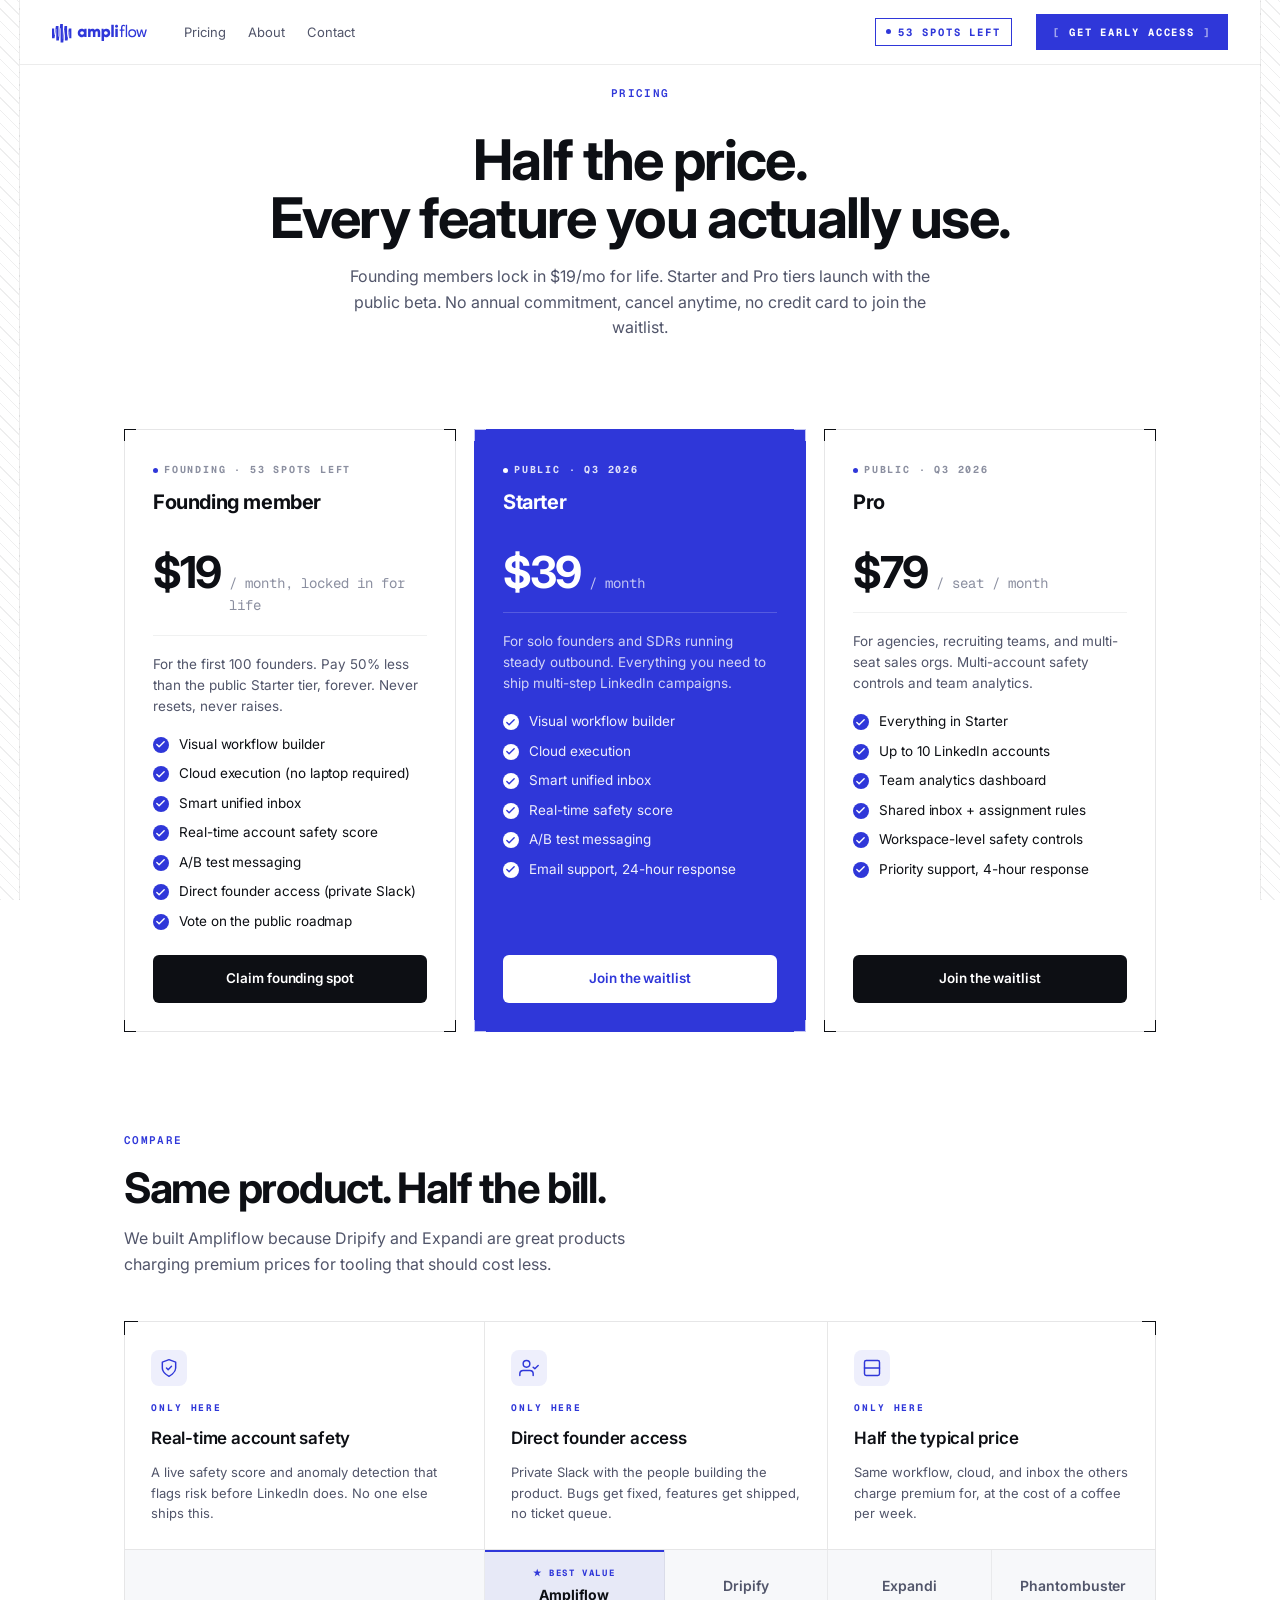
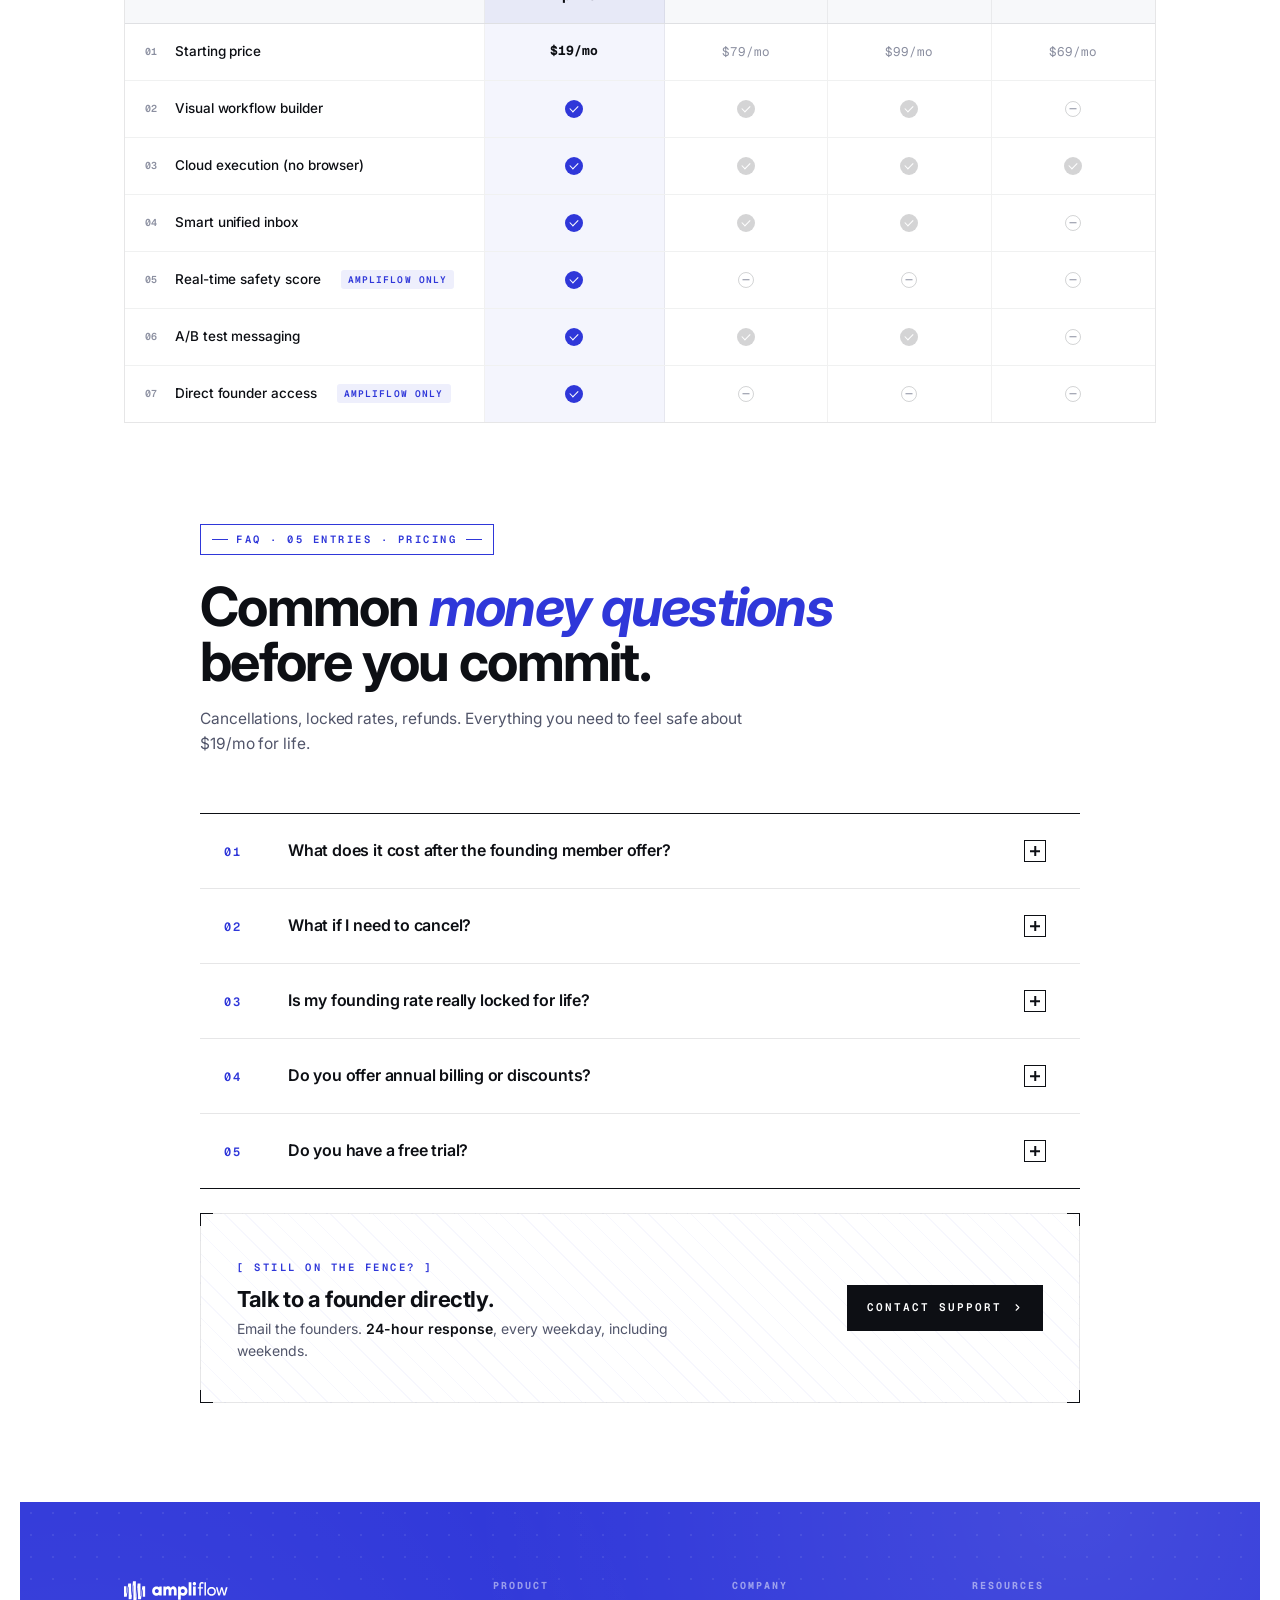
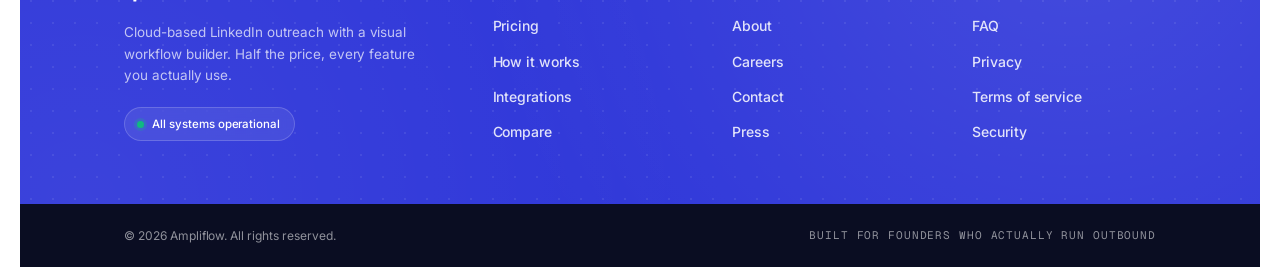
<file: pricing.html>
<!DOCTYPE html>
<html lang="en">
<head>
<meta charset="UTF-8" />
<meta name="viewport" content="width=device-width, initial-scale=1.0" />
<title>Pricing — Ampliflow: $19/mo for life, half the price of Dripify</title>
<meta name="description" content="Founding members lock in $19/mo for life. Starter $39/mo and Pro $79/mo at public launch. Compare Ampliflow to Dripify, Expandi, and Phantombuster — same features, half the bill." />
<meta name="keywords" content="ampliflow pricing, dripify alternative pricing, linkedin outreach pricing, sales automation cost" />
<meta name="author" content="Ampliflow" />
<meta name="robots" content="index, follow, max-image-preview:large" />
<meta name="theme-color" content="#2F37D9" />
<link rel="canonical" href="https://ampliflow.io/pricing.html" />

<meta property="og:type" content="website" />
<meta property="og:url" content="https://ampliflow.io/pricing.html" />
<meta property="og:title" content="Pricing — Ampliflow: $19/mo locked in for life" />
<meta property="og:description" content="Founding members pay $19/mo for life. Half the price of Dripify, every feature you actually use." />
<meta property="og:site_name" content="Ampliflow" />
<meta property="og:locale" content="en_US" />
<meta property="og:image" content="https://ampliflow.io/og.jpg" />
<meta property="og:image:width" content="1200" />
<meta property="og:image:height" content="630" />

<meta name="twitter:card" content="summary_large_image" />
<meta name="twitter:url" content="https://ampliflow.io/pricing.html" />
<meta name="twitter:title" content="Pricing — Ampliflow: $19/mo locked in for life" />
<meta name="twitter:description" content="Founding members pay $19/mo for life. Half the price of Dripify, every feature you actually use." />
<meta name="twitter:image" content="https://ampliflow.io/og.jpg" />

<script type="application/ld+json">
{
  "@context": "https://schema.org",
  "@graph": [
    {
      "@type": "Product",
      "name": "Ampliflow",
      "description": "Cloud-based LinkedIn outreach automation with a visual workflow builder, smart inbox, and account safety controls.",
      "brand": { "@type": "Brand", "name": "Ampliflow" },
      "offers": [
        { "@type": "Offer", "name": "Founding", "price": "19", "priceCurrency": "USD", "url": "https://ampliflow.io/pricing.html#founding", "availability": "https://schema.org/PreOrder" },
        { "@type": "Offer", "name": "Starter", "price": "39", "priceCurrency": "USD", "url": "https://ampliflow.io/pricing.html#starter", "availability": "https://schema.org/PreOrder" },
        { "@type": "Offer", "name": "Pro", "price": "79", "priceCurrency": "USD", "url": "https://ampliflow.io/pricing.html#pro", "availability": "https://schema.org/PreOrder" }
      ]
    },
    {
      "@type": "BreadcrumbList",
      "itemListElement": [
        { "@type": "ListItem", "position": 1, "name": "Home", "item": "https://ampliflow.io/" },
        { "@type": "ListItem", "position": 2, "name": "Pricing", "item": "https://ampliflow.io/pricing.html" }
      ]
    }
  ]
}
</script>

<link rel="preconnect" href="https://fonts.googleapis.com" />
<link rel="preconnect" href="https://fonts.gstatic.com" crossorigin />
<link href="https://fonts.googleapis.com/css2?family=Inter:wght@300;400;500;600;700;800&family=Geist+Mono:wght@400;500&display=swap" rel="stylesheet" />
<link rel="stylesheet" href="styles.css" />
<link rel="icon" type="image/svg+xml" href="data:image/svg+xml,%3Csvg xmlns='http://www.w3.org/2000/svg' viewBox='0 0 37 41'%3E%3Cpath fill='%232F37D9' d='M4.07 13.9H0v18h4.69l2.57-17h.7v21.5h4.87L15.31 12.92h.71v27.18h4.96l2.57-17.34.44-.12v19.83h5.04l2.3-12.48h.8v12.48h3.98v-18h-4.78l-2.48 17.08h-.7V9.38H23.28l-2.48 23.72h-.53V5.67H15.31l-2.48 23.72h-.7V9.38H7.26L4.69 26.29h-.62z'/%3E%3C/svg%3E" />

<style>
.tier-grid {
  display: grid;
  grid-template-columns: 1fr 1fr 1fr;
  gap: 18px;
  margin-top: 48px;
}
.tier {
  position: relative;
  padding: 32px 28px 28px;
  border: 0.5px solid var(--border-md);
  background: #fff;
  display: flex;
  flex-direction: column;
  gap: 18px;
}
.tier-featured {
  background: var(--primary);
  color: #fff;
  border-color: var(--primary);
}
.tier-head { display: flex; flex-direction: column; gap: 8px; }
.tier-tag {
  display: inline-flex;
  align-items: center;
  gap: 6px;
  font-family: var(--mono);
  font-size: 10px;
  letter-spacing: .18em;
  color: var(--t3);
  font-weight: 700;
  text-transform: uppercase;
  align-self: flex-start;
}
.tier-featured .tier-tag { color: rgba(255,255,255,.85); }
.tier-tag .dot {
  width: 5px; height: 5px;
  border-radius: 50%;
  background: var(--primary);
  animation: pulse-green 2s ease-in-out infinite;
}
.tier-featured .tier-tag .dot { background: #fff; }
.tier-name {
  font-size: 20px;
  font-weight: 700;
  letter-spacing: -.02em;
  color: var(--t1);
}
.tier-featured .tier-name { color: #fff; }
.tier-price {
  display: flex;
  align-items: baseline;
  gap: 8px;
  padding: 14px 0 18px;
  border-bottom: 0.5px solid var(--border-lo);
}
.tier-featured .tier-price { border-bottom-color: rgba(255,255,255,.18); }
.tier-price-num {
  font-size: 44px;
  font-weight: 700;
  letter-spacing: -.04em;
  line-height: 1;
  color: var(--t1);
}
.tier-featured .tier-price-num { color: #fff; }
.tier-price-unit {
  font-size: 14px;
  color: var(--t3);
  font-family: var(--mono);
}
.tier-featured .tier-price-unit { color: rgba(255,255,255,.7); }
.tier-sub {
  font-size: 13.5px;
  color: var(--t2);
  line-height: 1.55;
  margin: 0;
}
.tier-featured .tier-sub { color: rgba(255,255,255,.78); }
.tier-list {
  list-style: none;
  margin: 0;
  padding: 0;
  display: flex;
  flex-direction: column;
  gap: 10px;
  flex: 1;
}
.tier-list li {
  display: flex;
  align-items: flex-start;
  gap: 10px;
  font-size: 13.5px;
  color: var(--t1);
  line-height: 1.45;
  letter-spacing: -.005em;
}
.tier-featured .tier-list li { color: rgba(255,255,255,.92); }
.tier-list li::before {
  content: '';
  width: 16px; height: 16px;
  border-radius: 50%;
  background: var(--primary);
  flex-shrink: 0;
  margin-top: 2px;
  background-image: url("data:image/svg+xml,%3Csvg xmlns='http://www.w3.org/2000/svg' viewBox='0 0 24 24' fill='none' stroke='white' stroke-width='3' stroke-linecap='round' stroke-linejoin='round'%3E%3Cpolyline points='20 6 9 17 4 12'/%3E%3C/svg%3E");
  background-size: 70%;
  background-position: center;
  background-repeat: no-repeat;
}
.tier-featured .tier-list li::before {
  background-color: #fff;
  background-image: url("data:image/svg+xml,%3Csvg xmlns='http://www.w3.org/2000/svg' viewBox='0 0 24 24' fill='none' stroke='%232F37D9' stroke-width='3' stroke-linecap='round' stroke-linejoin='round'%3E%3Cpolyline points='20 6 9 17 4 12'/%3E%3C/svg%3E");
}
.tier-cta {
  display: inline-flex;
  align-items: center;
  justify-content: center;
  padding: 13px 18px;
  background: var(--t1);
  color: #fff;
  text-decoration: none;
  font-size: 13.5px;
  font-weight: 600;
  border-radius: 6px;
  letter-spacing: -.005em;
  transition: background .2s, transform .2s;
  margin-top: 6px;
}
.tier-cta:hover { background: var(--primary); transform: translateY(-1px); }
.tier-featured .tier-cta { background: #fff; color: var(--primary); }
.tier-featured .tier-cta:hover { background: var(--t1); color: #fff; }
.tier .brackets {
  width: 12px; height: 12px;
  border-width: 1.5px;
  border-color: var(--t1);
}
.tier-featured .brackets { border-color: rgba(255,255,255,.7); }

.pricing-hero {
  padding: 80px 24px 40px;
  max-width: 1080px;
  margin: 0 auto;
  text-align: center;
}
.pricing-hero .section-label { display: inline-block; }
.pricing-hero h1 {
  font-size: clamp(36px, 5vw, 56px);
  font-weight: 700;
  letter-spacing: -.03em;
  line-height: 1.05;
  margin: 14px 0 16px;
  color: var(--t1);
}
.pricing-hero p {
  font-size: 16px;
  color: var(--t2);
  line-height: 1.6;
  max-width: 600px;
  margin: 0 auto;
}

@media (max-width: 900px) {
  .tier-grid { grid-template-columns: 1fr; }
}
</style>
</head>
<body>

<div class="page">

<nav role="navigation" aria-label="Main navigation">
  <a href="index.html" class="logo" aria-label="Ampliflow">
    <svg viewBox="0 0 178 41" fill="none" xmlns="http://www.w3.org/2000/svg" aria-hidden="true">
      <path d="M60.4377 14.9299C60.5219 14.7193 60.6378 14.6139 60.7852 14.6139H64.1341C64.3237 14.6139 64.4185 14.7193 64.4185 14.9299V29.6841C64.4185 29.8947 64.3132 30 64.1025 30H60.7536C60.6483 30 60.5746 29.9789 60.5325 29.9368C60.4903 29.8736 60.4482 29.7894 60.4061 29.6841L59.9006 28.4519C58.8896 29.7157 57.51 30.3475 55.7618 30.3475C54.6034 30.3475 53.5503 30.158 52.6025 29.7788C51.6547 29.3997 50.8438 28.8626 50.1698 28.1676C49.4958 27.4515 48.9692 26.5984 48.5901 25.6085C48.2321 24.6186 48.053 23.5339 48.053 22.3544C48.053 21.1749 48.2321 20.1007 48.5901 19.1318C48.9692 18.1419 49.4958 17.2994 50.1698 16.6043C50.8648 15.8882 51.6863 15.3406 52.6341 14.9615C53.603 14.5613 54.6877 14.3612 55.8882 14.3612C56.7518 14.3612 57.51 14.5297 58.163 14.8667C58.8369 15.1826 59.4162 15.6355 59.9006 16.2252L60.4377 14.9299ZM52.6657 22.3544C52.6657 23.3654 52.9711 24.1868 53.5819 24.8187C54.2138 25.4295 55.0247 25.7349 56.0146 25.7349C57.0466 25.7349 57.8681 25.4295 58.4789 24.8187C59.1108 24.2079 59.4267 23.3864 59.4267 22.3544C59.4267 21.3434 59.1108 20.5325 58.4789 19.9217C57.847 19.2898 57.0256 18.9739 56.0146 18.9739C55.0036 18.9739 54.1927 19.2898 53.5819 19.9217C52.9711 20.5325 52.6657 21.3434 52.6657 22.3544ZM70.8564 14.6139C71.0881 14.6139 71.225 14.7193 71.2671 14.9299L71.5515 16.0357C72.0148 15.467 72.573 15.0247 73.2259 14.7087C73.8788 14.3928 74.6581 14.2348 75.5638 14.2348C76.5116 14.2348 77.3647 14.477 78.1229 14.9615C78.8812 15.4248 79.492 16.0988 79.9553 16.9835C80.3976 16.0988 80.9979 15.4248 81.7562 14.9615C82.5144 14.477 83.4622 14.2348 84.5996 14.2348C85.3789 14.2348 86.095 14.4033 86.7479 14.7403C87.4009 15.0563 87.959 15.5196 88.4224 16.1304C88.8858 16.7202 89.2438 17.4468 89.4966 18.3104C89.7704 19.1529 89.9073 20.0902 89.9073 21.1222V29.6525C89.9073 29.8842 89.802 30 89.5914 30H85.6106C85.3789 30 85.263 29.8842 85.263 29.6525V22.1964C85.263 21.1643 85.0945 20.364 84.7575 19.7953C84.4416 19.2055 83.9256 18.9107 83.2095 18.9107C82.5355 18.9317 81.9773 19.2266 81.535 19.7953C81.1138 20.364 80.9031 21.4066 80.9031 22.923V29.6525C80.9031 29.8842 80.7978 30 80.5872 30H76.5748C76.3642 30 76.2589 29.8842 76.2589 29.6525V22.1964C76.2589 21.1643 76.0904 20.364 75.7534 19.7953C75.4164 19.2055 74.8898 18.9107 74.1737 18.9107C73.5629 18.9317 73.0363 19.195 72.594 19.7005C72.1728 20.1849 71.9411 21.0906 71.899 22.4176V29.6841C71.899 29.8947 71.7937 30 71.583 30H67.5707C67.36 30 67.2547 29.8947 67.2547 29.6841V14.9299C67.2547 14.7193 67.36 14.6139 67.5707 14.6139H70.8564ZM92.6777 37.2033C92.467 37.2033 92.3617 37.0875 92.3617 36.8558V14.9299C92.3617 14.7193 92.4776 14.6139 92.7092 14.6139H95.5211C95.7528 14.6139 95.9002 14.7193 95.9634 14.9299L96.5005 16.2252C97.5115 14.9194 98.9016 14.2664 100.671 14.2664C101.85 14.2664 102.914 14.4665 103.862 14.8667C104.81 15.2458 105.62 15.7934 106.294 16.5096C106.99 17.2046 107.516 18.0471 107.874 19.037C108.253 20.027 108.443 21.1222 108.443 22.3228C108.443 23.5233 108.253 24.6186 107.874 25.6085C107.516 26.5984 106.99 27.4409 106.294 28.136C105.62 28.831 104.81 29.3787 103.862 29.7788C102.914 30.158 101.85 30.3475 100.671 30.3475C99.1965 30.3475 97.9748 29.8842 97.006 28.9574V36.8874C97.006 37.098 96.9007 37.2033 96.69 37.2033H92.6777ZM97.0692 22.2912C97.0692 23.3232 97.3746 24.1552 97.9854 24.7871C98.6172 25.4189 99.4387 25.7349 100.45 25.7349C101.461 25.7349 102.272 25.4295 102.882 24.8187C103.493 24.1868 103.799 23.3548 103.799 22.3228C103.799 21.2907 103.493 20.4693 102.882 19.8585C102.272 19.2266 101.461 18.9107 100.45 18.9107C99.4387 18.9107 98.6172 19.2161 97.9854 19.8269C97.3746 20.4377 97.0692 21.2591 97.0692 22.2912ZM115.14 29.6841C115.14 29.8947 115.035 30 114.824 30H110.812C110.601 30 110.496 29.8947 110.496 29.6841V7.5054C110.496 7.29478 110.601 7.18947 110.812 7.18947H114.824C115.035 7.18947 115.14 7.29478 115.14 7.5054V29.6841ZM122.598 29.6841C122.598 29.8947 122.493 30 122.283 30H118.302C118.091 30 117.986 29.8947 117.986 29.6841V14.9615C117.986 14.7298 118.102 14.6139 118.333 14.6139H122.314C122.504 14.6139 122.598 14.7087 122.598 14.8983V29.6841ZM117.449 9.78014C117.449 8.91658 117.701 8.24259 118.207 7.75815C118.734 7.25266 119.429 6.99991 120.292 6.99991C121.156 6.99991 121.84 7.25266 122.346 7.75815C122.851 8.24259 123.104 8.91658 123.104 9.78014C123.104 10.6437 122.851 11.3388 122.346 11.8653C121.84 12.3708 121.156 12.6236 120.292 12.6236C119.429 12.6236 118.734 12.3708 118.207 11.8653C117.701 11.3388 117.449 10.6437 117.449 9.78014Z" fill="#2F37D9"/>
      <path d="M131.197 29.6841C131.197 29.8947 131.092 30 130.881 30H128.986C128.775 30 128.67 29.8947 128.67 29.6841L128.638 18.0261H126.395C126.184 18.0261 126.079 17.9207 126.079 17.7101V16.0357C126.079 15.825 126.184 15.7197 126.395 15.7197H128.638V12.2128C128.617 10.4225 128.996 9.08508 129.776 8.20046C130.555 7.29478 131.597 6.84194 132.903 6.84194C133.767 6.84194 134.493 6.97884 135.083 7.25266C135.673 7.52647 136.084 7.74762 136.315 7.91612C136.484 8.02143 136.515 8.16887 136.41 8.35843L135.494 9.93811C135.431 10.1066 135.294 10.1382 135.083 10.0329C134.894 9.90651 134.62 9.76961 134.262 9.62217C133.925 9.45367 133.546 9.36942 133.124 9.36942C132.577 9.36942 132.124 9.61164 131.766 10.0961C131.408 10.5594 131.218 11.3388 131.197 12.434V15.7197H134.704C134.915 15.7197 135.02 15.825 135.02 16.0357V17.7101C135.02 17.9207 134.915 18.0261 134.704 18.0261H131.197V29.6841Z" fill="#2F37D9"/>
      <path d="M140.01 29.7157C140.01 29.9052 139.916 30 139.726 30H137.767C137.578 30 137.483 29.9052 137.483 29.7157V7.47381C137.483 7.28425 137.578 7.18947 137.767 7.18947H139.726C139.916 7.18947 140.01 7.28425 140.01 7.47381V29.7157ZM142.085 22.8283C142.085 21.712 142.264 20.701 142.623 19.7953C142.981 18.8896 143.476 18.1103 144.107 17.4574C144.76 16.8044 145.54 16.2989 146.445 15.9409C147.372 15.5828 148.394 15.4038 149.51 15.4038C150.626 15.4038 151.637 15.5828 152.543 15.9409C153.47 16.2989 154.259 16.8044 154.912 17.4574C155.565 18.1103 156.071 18.8896 156.429 19.7953C156.787 20.701 156.966 21.712 156.966 22.8283C156.966 23.9446 156.787 24.9661 156.429 25.8928C156.071 26.7985 155.565 27.5884 154.912 28.2624C154.259 28.9153 153.47 29.4208 152.543 29.7788C151.637 30.1369 150.626 30.3159 149.51 30.3159C148.394 30.3159 147.372 30.1369 146.445 29.7788C145.54 29.4208 144.76 28.9153 144.107 28.2624C143.476 27.5884 142.981 26.7985 142.623 25.8928C142.264 24.9661 142.085 23.9446 142.085 22.8283ZM144.613 22.8283C144.613 24.3026 145.055 25.5032 145.94 26.4299C146.846 27.3356 148.036 27.7885 149.51 27.7885C150.984 27.7885 152.164 27.3356 153.048 26.4299C153.954 25.5032 154.407 24.3026 154.407 22.8283C154.407 21.3539 153.954 20.1744 153.048 19.2898C152.164 18.3841 150.984 17.9313 149.51 17.9313C148.036 17.9313 146.846 18.3841 145.94 19.2898C145.055 20.1744 144.613 21.3539 144.613 22.8283ZM165.655 16.0041C165.697 15.8145 165.813 15.7197 166.002 15.7197H167.898C168.066 15.7197 168.193 15.8145 168.277 16.0041L171.342 26.9038L174.059 16.0041C174.101 15.8145 174.206 15.7197 174.375 15.7197H176.649C176.86 15.7197 176.934 15.825 176.87 16.0357L172.89 29.7473C172.826 29.9158 172.7 30 172.51 30H170.299C170.13 30 170.015 29.9158 169.951 29.7473L166.95 19.0686L163.949 29.7473C163.928 29.9158 163.812 30 163.601 30H161.421C161.211 30 161.084 29.9158 161.042 29.7473L156.998 16.0041C156.914 15.8145 156.988 15.7197 157.219 15.7197H159.494C159.684 15.7197 159.799 15.8145 159.841 16.0041L162.559 26.7459L165.655 16.0041Z" fill="#2F37D9"/>
      <path d="M4.07136 13.8972H0V31.9528H4.69091L7.25764 14.9593H7.9657V36.4667H12.8336L15.3118 12.9237H16.0199V40.0955H20.9763L23.5431 16.7596L23.9856 16.641V36.4667H29.0305L31.3317 19.4732H32.1283V31.9528H36.1112V13.8972H31.3317L28.8535 30.9792H28.1455V9.38334H23.2775L20.7993 33.1034H20.2683V5.66602H15.3118L12.8336 29.3861H12.1256V9.38334H7.25764L4.69091 26.2883H4.07136V13.8972Z" fill="#2F37D9"/>
    </svg>
  </a>
  <div class="nav-links">
    <a href="pricing.html" class="nav-link" aria-current="page">Pricing</a>
    <a href="about.html" class="nav-link">About</a>
    <a href="contact.html" class="nav-link">Contact</a>
  </div>
  <div class="nav-spacer"></div>
  <span class="nav-badge">53 spots left</span>
  <a class="nav-cta" href="index.html#hero-email">Get early access</a>
</nav>

<main>

<section class="pricing-hero">
  <div class="section-label">Pricing</div>
  <h1>Half the price.<br/>Every feature you actually use.</h1>
  <p>Founding members lock in $19/mo for life. Starter and Pro tiers launch with the public beta. No annual commitment, cancel anytime, no credit card to join the waitlist.</p>
</section>

<section class="section" id="tiers" aria-labelledby="tiers-title" style="padding-top:0">
  <h2 class="section-h sr-only" id="tiers-title">Plans</h2>
  <div class="tier-grid">
    <article class="tier" id="founding">
      <span class="brackets tl"></span><span class="brackets tr"></span><span class="brackets bl"></span><span class="brackets br"></span>
      <div class="tier-head">
        <span class="tier-tag"><span class="dot"></span>Founding · 53 spots left</span>
        <span class="tier-name">Founding member</span>
      </div>
      <div class="tier-price">
        <span class="tier-price-num">$19</span>
        <span class="tier-price-unit">/ month, locked in for life</span>
      </div>
      <p class="tier-sub">For the first 100 founders. Pay 50% less than the public Starter tier, forever. Never resets, never raises.</p>
      <ul class="tier-list">
        <li>Visual workflow builder</li>
        <li>Cloud execution (no laptop required)</li>
        <li>Smart unified inbox</li>
        <li>Real-time account safety score</li>
        <li>A/B test messaging</li>
        <li>Direct founder access (private Slack)</li>
        <li>Vote on the public roadmap</li>
      </ul>
      <a class="tier-cta" href="index.html#hero-email">Claim founding spot</a>
    </article>

    <article class="tier tier-featured" id="starter">
      <span class="brackets tl"></span><span class="brackets tr"></span><span class="brackets bl"></span><span class="brackets br"></span>
      <div class="tier-head">
        <span class="tier-tag"><span class="dot"></span>Public · Q3 2026</span>
        <span class="tier-name">Starter</span>
      </div>
      <div class="tier-price">
        <span class="tier-price-num">$39</span>
        <span class="tier-price-unit">/ month</span>
      </div>
      <p class="tier-sub">For solo founders and SDRs running steady outbound. Everything you need to ship multi-step LinkedIn campaigns.</p>
      <ul class="tier-list">
        <li>Visual workflow builder</li>
        <li>Cloud execution</li>
        <li>Smart unified inbox</li>
        <li>Real-time safety score</li>
        <li>A/B test messaging</li>
        <li>Email support, 24-hour response</li>
      </ul>
      <a class="tier-cta" href="index.html#hero-email">Join the waitlist</a>
    </article>

    <article class="tier" id="pro">
      <span class="brackets tl"></span><span class="brackets tr"></span><span class="brackets bl"></span><span class="brackets br"></span>
      <div class="tier-head">
        <span class="tier-tag"><span class="dot"></span>Public · Q3 2026</span>
        <span class="tier-name">Pro</span>
      </div>
      <div class="tier-price">
        <span class="tier-price-num">$79</span>
        <span class="tier-price-unit">/ seat / month</span>
      </div>
      <p class="tier-sub">For agencies, recruiting teams, and multi-seat sales orgs. Multi-account safety controls and team analytics.</p>
      <ul class="tier-list">
        <li>Everything in Starter</li>
        <li>Up to 10 LinkedIn accounts</li>
        <li>Team analytics dashboard</li>
        <li>Shared inbox + assignment rules</li>
        <li>Workspace-level safety controls</li>
        <li>Priority support, 4-hour response</li>
      </ul>
      <a class="tier-cta" href="index.html#hero-email">Join the waitlist</a>
    </article>
  </div>
</section>

<section class="section" id="compare" aria-labelledby="compare-title" style="padding-top:0">
  <div class="section-label">Compare</div>
  <h2 class="section-h" id="compare-title">Same product. Half the bill.</h2>
  <p class="section-sub">We built Ampliflow because Dripify and Expandi are great products charging premium prices for tooling that should cost less.</p>

  <div class="cmp-diff">
    <span class="brackets tl"></span><span class="brackets tr"></span><span class="brackets bl"></span><span class="brackets br"></span>
    <div class="cmp-diff-cell">
      <div class="cmp-diff-icon">
        <svg width="20" height="20" viewBox="0 0 24 24" fill="none" stroke="currentColor" stroke-width="1.75" stroke-linecap="round" stroke-linejoin="round" aria-hidden="true"><path d="M12 22s8-4 8-10V5l-8-3-8 3v7c0 6 8 10 8 10z"/><path d="M9 12l2 2 4-4"/></svg>
      </div>
      <div class="cmp-diff-tag">Only here</div>
      <h3 class="cmp-diff-title">Real-time account safety</h3>
      <p class="cmp-diff-text">A live safety score and anomaly detection that flags risk before LinkedIn does. No one else ships this.</p>
    </div>
    <div class="cmp-diff-cell">
      <div class="cmp-diff-icon">
        <svg width="20" height="20" viewBox="0 0 24 24" fill="none" stroke="currentColor" stroke-width="1.75" stroke-linecap="round" stroke-linejoin="round" aria-hidden="true"><path d="M17 21v-2a4 4 0 0 0-4-4H5a4 4 0 0 0-4 4v2"/><circle cx="9" cy="7" r="4"/><polyline points="17 11 19 13 23 9"/></svg>
      </div>
      <div class="cmp-diff-tag">Only here</div>
      <h3 class="cmp-diff-title">Direct founder access</h3>
      <p class="cmp-diff-text">Private Slack with the people building the product. Bugs get fixed, features get shipped, no ticket queue.</p>
    </div>
    <div class="cmp-diff-cell">
      <div class="cmp-diff-icon">
        <svg width="20" height="20" viewBox="0 0 24 24" fill="none" stroke="currentColor" stroke-width="1.75" stroke-linecap="round" stroke-linejoin="round" aria-hidden="true"><rect x="3" y="3" width="18" height="18" rx="2"/><line x1="3" y1="12" x2="21" y2="12"/></svg>
      </div>
      <div class="cmp-diff-tag">Only here</div>
      <h3 class="cmp-diff-title">Half the typical price</h3>
      <p class="cmp-diff-text">Same workflow, cloud, and inbox the others charge premium for, at the cost of a coffee per week.</p>
    </div>
  </div>

  <div class="cmp-matrix">
    <span class="brackets tl"></span><span class="brackets tr"></span><span class="brackets bl"></span><span class="brackets br"></span>
    <div class="cmp-row cmp-head-row">
      <div class="cmp-cell"></div>
      <div class="cmp-cell us">
        <div class="cmp-head-tag">★ Best value</div>
        <div class="cmp-head-name">Ampliflow</div>
      </div>
      <div class="cmp-cell"><div class="cmp-head-name them">Dripify</div></div>
      <div class="cmp-cell"><div class="cmp-head-name them">Expandi</div></div>
      <div class="cmp-cell"><div class="cmp-head-name them">Phantombuster</div></div>
    </div>
    <div class="cmp-row">
      <div class="cmp-cell label"><span class="row-num">01</span>Starting price</div>
      <div class="cmp-cell us"><strong style="font-family:var(--mono);font-size:13px">$19/mo</strong></div>
      <div class="cmp-cell"><span style="font-family:var(--mono);font-size:12.5px;color:var(--t3)">$79/mo</span></div>
      <div class="cmp-cell"><span style="font-family:var(--mono);font-size:12.5px;color:var(--t3)">$99/mo</span></div>
      <div class="cmp-cell"><span style="font-family:var(--mono);font-size:12.5px;color:var(--t3)">$69/mo</span></div>
    </div>
    <div class="cmp-row">
      <div class="cmp-cell label"><span class="row-num">02</span>Visual workflow builder</div>
      <div class="cmp-cell us"><span class="ind ind-yes"></span></div>
      <div class="cmp-cell"><span class="ind ind-yes muted"></span></div>
      <div class="cmp-cell"><span class="ind ind-yes muted"></span></div>
      <div class="cmp-cell"><span class="ind ind-no"></span></div>
    </div>
    <div class="cmp-row">
      <div class="cmp-cell label"><span class="row-num">03</span>Cloud execution (no browser)</div>
      <div class="cmp-cell us"><span class="ind ind-yes"></span></div>
      <div class="cmp-cell"><span class="ind ind-yes muted"></span></div>
      <div class="cmp-cell"><span class="ind ind-yes muted"></span></div>
      <div class="cmp-cell"><span class="ind ind-yes muted"></span></div>
    </div>
    <div class="cmp-row">
      <div class="cmp-cell label"><span class="row-num">04</span>Smart unified inbox</div>
      <div class="cmp-cell us"><span class="ind ind-yes"></span></div>
      <div class="cmp-cell"><span class="ind ind-yes muted"></span></div>
      <div class="cmp-cell"><span class="ind ind-yes muted"></span></div>
      <div class="cmp-cell"><span class="ind ind-no"></span></div>
    </div>
    <div class="cmp-row">
      <div class="cmp-cell label"><span class="row-num">05</span>Real-time safety score <span class="row-only">Ampliflow only</span></div>
      <div class="cmp-cell us"><span class="ind ind-yes"></span></div>
      <div class="cmp-cell"><span class="ind ind-no"></span></div>
      <div class="cmp-cell"><span class="ind ind-no"></span></div>
      <div class="cmp-cell"><span class="ind ind-no"></span></div>
    </div>
    <div class="cmp-row">
      <div class="cmp-cell label"><span class="row-num">06</span>A/B test messaging</div>
      <div class="cmp-cell us"><span class="ind ind-yes"></span></div>
      <div class="cmp-cell"><span class="ind ind-yes muted"></span></div>
      <div class="cmp-cell"><span class="ind ind-yes muted"></span></div>
      <div class="cmp-cell"><span class="ind ind-no"></span></div>
    </div>
    <div class="cmp-row">
      <div class="cmp-cell label"><span class="row-num">07</span>Direct founder access <span class="row-only">Ampliflow only</span></div>
      <div class="cmp-cell us"><span class="ind ind-yes"></span></div>
      <div class="cmp-cell"><span class="ind ind-no"></span></div>
      <div class="cmp-cell"><span class="ind ind-no"></span></div>
      <div class="cmp-cell"><span class="ind ind-no"></span></div>
    </div>
  </div>
</section>

<section class="section" id="pricing-faq" aria-labelledby="pricing-faq-title" style="padding-top:0">
  <div class="faq-head">
    <span class="faq-eyebrow"><span class="seg"></span>FAQ · 05 entries · Pricing<span class="seg"></span></span>
    <h2 class="faq-h" id="pricing-faq-title">Common <span class="muted">money questions</span><br/>before you commit.</h2>
    <p class="faq-sub">Cancellations, locked rates, refunds. Everything you need to feel safe about $19/mo for life.</p>
  </div>
  <div class="faq-block">
    <div class="faq-list">
      <div class="faq-item">
        <button class="faq-q" aria-expanded="false">
          <span class="faq-n">01</span>
          <span class="faq-cat">[ Pricing ]</span>
          <span class="faq-text">What does it cost after the founding member offer?</span>
          <span class="faq-icon" aria-hidden="true"></span>
        </button>
        <div class="faq-a">Standard pricing post-launch is <strong>$39/mo (Starter)</strong> and <strong>$79/mo per seat (Pro)</strong>. Founding members keep $19/mo for the life of their account, even as we raise rates for new customers. No annual commitment.</div>
      </div>
      <div class="faq-item">
        <button class="faq-q" aria-expanded="false">
          <span class="faq-n">02</span>
          <span class="faq-cat">[ Billing ]</span>
          <span class="faq-text">What if I need to cancel?</span>
          <span class="faq-icon" aria-hidden="true"></span>
        </button>
        <div class="faq-a">Cancel anytime, one click in your dashboard. The waitlist requires no credit card. The beta is free. Once paid plans start, you're billed month-to-month — no contracts, no clawback.</div>
      </div>
      <div class="faq-item">
        <button class="faq-q" aria-expanded="false">
          <span class="faq-n">03</span>
          <span class="faq-cat">[ Founding ]</span>
          <span class="faq-text">Is my founding rate really locked for life?</span>
          <span class="faq-icon" aria-hidden="true"></span>
        </button>
        <div class="faq-a">Yes. As long as your subscription stays active, <strong>$19/mo is your rate forever</strong> — even when public pricing climbs to $39 and $79. If you cancel and rejoin later, you'll pay the public rate at that time.</div>
      </div>
      <div class="faq-item">
        <button class="faq-q" aria-expanded="false">
          <span class="faq-n">04</span>
          <span class="faq-cat">[ Billing ]</span>
          <span class="faq-text">Do you offer annual billing or discounts?</span>
          <span class="faq-icon" aria-hidden="true"></span>
        </button>
        <div class="faq-a">Not in v1. We keep pricing simple: month-to-month, one rate per tier. Annual billing with a discount may land in 2027 — we'd rather earn your renewal each month.</div>
      </div>
      <div class="faq-item">
        <button class="faq-q" aria-expanded="false">
          <span class="faq-n">05</span>
          <span class="faq-cat">[ Trial ]</span>
          <span class="faq-text">Do you have a free trial?</span>
          <span class="faq-icon" aria-hidden="true"></span>
        </button>
        <div class="faq-a">The beta itself is free for waitlist founders. Once paid plans launch, every tier ships with a <strong>14-day money-back guarantee</strong> — full refund within 14 days, no questions asked.</div>
      </div>
    </div>
  </div>
  <div class="faq-help">
    <span class="brackets tl"></span><span class="brackets tr"></span><span class="brackets bl"></span><span class="brackets br"></span>
    <div>
      <span class="faq-help-tag">[ Still on the fence? ]</span>
      <h3 class="faq-help-h">Talk to a founder directly.</h3>
      <p class="faq-help-sub">Email the founders. <strong>24-hour response</strong>, every weekday, including weekends.</p>
    </div>
    <a class="faq-help-btn" href="mailto:hello@ampliflow.io">
      Contact support
      <svg width="11" height="11" viewBox="0 0 24 24" fill="none" stroke="currentColor" stroke-width="2.4" stroke-linecap="round" stroke-linejoin="round" aria-hidden="true"><polyline points="9 18 15 12 9 6"/></svg>
    </a>
  </div>
</section>

</main>

<footer class="footer" role="contentinfo">
  <div class="footer-inner">
    <div class="footer-grid">
      <div class="footer-brand">
        <a href="index.html" class="footer-logo" aria-label="Ampliflow">
          <svg viewBox="0 0 178 41" fill="none" xmlns="http://www.w3.org/2000/svg" aria-hidden="true">
            <path d="M60.4377 14.9299C60.5219 14.7193 60.6378 14.6139 60.7852 14.6139H64.1341C64.3237 14.6139 64.4185 14.7193 64.4185 14.9299V29.6841C64.4185 29.8947 64.3132 30 64.1025 30H60.7536C60.6483 30 60.5746 29.9789 60.5325 29.9368C60.4903 29.8736 60.4482 29.7894 60.4061 29.6841L59.9006 28.4519C58.8896 29.7157 57.51 30.3475 55.7618 30.3475C54.6034 30.3475 53.5503 30.158 52.6025 29.7788C51.6547 29.3997 50.8438 28.8626 50.1698 28.1676C49.4958 27.4515 48.9692 26.5984 48.5901 25.6085C48.2321 24.6186 48.053 23.5339 48.053 22.3544C48.053 21.1749 48.2321 20.1007 48.5901 19.1318C48.9692 18.1419 49.4958 17.2994 50.1698 16.6043C50.8648 15.8882 51.6863 15.3406 52.6341 14.9615C53.603 14.5613 54.6877 14.3612 55.8882 14.3612C56.7518 14.3612 57.51 14.5297 58.163 14.8667C58.8369 15.1826 59.4162 15.6355 59.9006 16.2252L60.4377 14.9299ZM52.6657 22.3544C52.6657 23.3654 52.9711 24.1868 53.5819 24.8187C54.2138 25.4295 55.0247 25.7349 56.0146 25.7349C57.0466 25.7349 57.8681 25.4295 58.4789 24.8187C59.1108 24.2079 59.4267 23.3864 59.4267 22.3544C59.4267 21.3434 59.1108 20.5325 58.4789 19.9217C57.847 19.2898 57.0256 18.9739 56.0146 18.9739C55.0036 18.9739 54.1927 19.2898 53.5819 19.9217C52.9711 20.5325 52.6657 21.3434 52.6657 22.3544ZM70.8564 14.6139C71.0881 14.6139 71.225 14.7193 71.2671 14.9299L71.5515 16.0357C72.0148 15.467 72.573 15.0247 73.2259 14.7087C73.8788 14.3928 74.6581 14.2348 75.5638 14.2348C76.5116 14.2348 77.3647 14.477 78.1229 14.9615C78.8812 15.4248 79.492 16.0988 79.9553 16.9835C80.3976 16.0988 80.9979 15.4248 81.7562 14.9615C82.5144 14.477 83.4622 14.2348 84.5996 14.2348C85.3789 14.2348 86.095 14.4033 86.7479 14.7403C87.4009 15.0563 87.959 15.5196 88.4224 16.1304C88.8858 16.7202 89.2438 17.4468 89.4966 18.3104C89.7704 19.1529 89.9073 20.0902 89.9073 21.1222V29.6525C89.9073 29.8842 89.802 30 89.5914 30H85.6106C85.3789 30 85.263 29.8842 85.263 29.6525V22.1964C85.263 21.1643 85.0945 20.364 84.7575 19.7953C84.4416 19.2055 83.9256 18.9107 83.2095 18.9107C82.5355 18.9317 81.9773 19.2266 81.535 19.7953C81.1138 20.364 80.9031 21.4066 80.9031 22.923V29.6525C80.9031 29.8842 80.7978 30 80.5872 30H76.5748C76.3642 30 76.2589 29.8842 76.2589 29.6525V22.1964C76.2589 21.1643 76.0904 20.364 75.7534 19.7953C75.4164 19.2055 74.8898 18.9107 74.1737 18.9107C73.5629 18.9317 73.0363 19.195 72.594 19.7005C72.1728 20.1849 71.9411 21.0906 71.899 22.4176V29.6841C71.899 29.8947 71.7937 30 71.583 30H67.5707C67.36 30 67.2547 29.8947 67.2547 29.6841V14.9299C67.2547 14.7193 67.36 14.6139 67.5707 14.6139H70.8564ZM92.6777 37.2033C92.467 37.2033 92.3617 37.0875 92.3617 36.8558V14.9299C92.3617 14.7193 92.4776 14.6139 92.7092 14.6139H95.5211C95.7528 14.6139 95.9002 14.7193 95.9634 14.9299L96.5005 16.2252C97.5115 14.9194 98.9016 14.2664 100.671 14.2664C101.85 14.2664 102.914 14.4665 103.862 14.8667C104.81 15.2458 105.62 15.7934 106.294 16.5096C106.99 17.2046 107.516 18.0471 107.874 19.037C108.253 20.027 108.443 21.1222 108.443 22.3228C108.443 23.5233 108.253 24.6186 107.874 25.6085C107.516 26.5984 106.99 27.4409 106.294 28.136C105.62 28.831 104.81 29.3787 103.862 29.7788C102.914 30.158 101.85 30.3475 100.671 30.3475C99.1965 30.3475 97.9748 29.8842 97.006 28.9574V36.8874C97.006 37.098 96.9007 37.2033 96.69 37.2033H92.6777ZM97.0692 22.2912C97.0692 23.3232 97.3746 24.1552 97.9854 24.7871C98.6172 25.4189 99.4387 25.7349 100.45 25.7349C101.461 25.7349 102.272 25.4295 102.882 24.8187C103.493 24.1868 103.799 23.3548 103.799 22.3228C103.799 21.2907 103.493 20.4693 102.882 19.8585C102.272 19.2266 101.461 18.9107 100.45 18.9107C99.4387 18.9107 98.6172 19.2161 97.9854 19.8269C97.3746 20.4377 97.0692 21.2591 97.0692 22.2912ZM115.14 29.6841C115.14 29.8947 115.035 30 114.824 30H110.812C110.601 30 110.496 29.8947 110.496 29.6841V7.5054C110.496 7.29478 110.601 7.18947 110.812 7.18947H114.824C115.035 7.18947 115.14 7.29478 115.14 7.5054V29.6841ZM122.598 29.6841C122.598 29.8947 122.493 30 122.283 30H118.302C118.091 30 117.986 29.8947 117.986 29.6841V14.9615C117.986 14.7298 118.102 14.6139 118.333 14.6139H122.314C122.504 14.6139 122.598 14.7087 122.598 14.8983V29.6841ZM117.449 9.78014C117.449 8.91658 117.701 8.24259 118.207 7.75815C118.734 7.25266 119.429 6.99991 120.292 6.99991C121.156 6.99991 121.84 7.25266 122.346 7.75815C122.851 8.24259 123.104 8.91658 123.104 9.78014C123.104 10.6437 122.851 11.3388 122.346 11.8653C121.84 12.3708 121.156 12.6236 120.292 12.6236C119.429 12.6236 118.734 12.3708 118.207 11.8653C117.701 11.3388 117.449 10.6437 117.449 9.78014Z" fill="#2F37D9"/>
            <path d="M131.197 29.6841C131.197 29.8947 131.092 30 130.881 30H128.986C128.775 30 128.67 29.8947 128.67 29.6841L128.638 18.0261H126.395C126.184 18.0261 126.079 17.9207 126.079 17.7101V16.0357C126.079 15.825 126.184 15.7197 126.395 15.7197H128.638V12.2128C128.617 10.4225 128.996 9.08508 129.776 8.20046C130.555 7.29478 131.597 6.84194 132.903 6.84194C133.767 6.84194 134.493 6.97884 135.083 7.25266C135.673 7.52647 136.084 7.74762 136.315 7.91612C136.484 8.02143 136.515 8.16887 136.41 8.35843L135.494 9.93811C135.431 10.1066 135.294 10.1382 135.083 10.0329C134.894 9.90651 134.62 9.76961 134.262 9.62217C133.925 9.45367 133.546 9.36942 133.124 9.36942C132.577 9.36942 132.124 9.61164 131.766 10.0961C131.408 10.5594 131.218 11.3388 131.197 12.434V15.7197H134.704C134.915 15.7197 135.02 15.825 135.02 16.0357V17.7101C135.02 17.9207 134.915 18.0261 134.704 18.0261H131.197V29.6841Z" fill="#2F37D9"/>
            <path d="M140.01 29.7157C140.01 29.9052 139.916 30 139.726 30H137.767C137.578 30 137.483 29.9052 137.483 29.7157V7.47381C137.483 7.28425 137.578 7.18947 137.767 7.18947H139.726C139.916 7.18947 140.01 7.28425 140.01 7.47381V29.7157ZM142.085 22.8283C142.085 21.712 142.264 20.701 142.623 19.7953C142.981 18.8896 143.476 18.1103 144.107 17.4574C144.76 16.8044 145.54 16.2989 146.445 15.9409C147.372 15.5828 148.394 15.4038 149.51 15.4038C150.626 15.4038 151.637 15.5828 152.543 15.9409C153.47 16.2989 154.259 16.8044 154.912 17.4574C155.565 18.1103 156.071 18.8896 156.429 19.7953C156.787 20.701 156.966 21.712 156.966 22.8283C156.966 23.9446 156.787 24.9661 156.429 25.8928C156.071 26.7985 155.565 27.5884 154.912 28.2624C154.259 28.9153 153.47 29.4208 152.543 29.7788C151.637 30.1369 150.626 30.3159 149.51 30.3159C148.394 30.3159 147.372 30.1369 146.445 29.7788C145.54 29.4208 144.76 28.9153 144.107 28.2624C143.476 27.5884 142.981 26.7985 142.623 25.8928C142.264 24.9661 142.085 23.9446 142.085 22.8283ZM144.613 22.8283C144.613 24.3026 145.055 25.5032 145.94 26.4299C146.846 27.3356 148.036 27.7885 149.51 27.7885C150.984 27.7885 152.164 27.3356 153.048 26.4299C153.954 25.5032 154.407 24.3026 154.407 22.8283C154.407 21.3539 153.954 20.1744 153.048 19.2898C152.164 18.3841 150.984 17.9313 149.51 17.9313C148.036 17.9313 146.846 18.3841 145.94 19.2898C145.055 20.1744 144.613 21.3539 144.613 22.8283ZM165.655 16.0041C165.697 15.8145 165.813 15.7197 166.002 15.7197H167.898C168.066 15.7197 168.193 15.8145 168.277 16.0041L171.342 26.9038L174.059 16.0041C174.101 15.8145 174.206 15.7197 174.375 15.7197H176.649C176.86 15.7197 176.934 15.825 176.87 16.0357L172.89 29.7473C172.826 29.9158 172.7 30 172.51 30H170.299C170.13 30 170.015 29.9158 169.951 29.7473L166.95 19.0686L163.949 29.7473C163.928 29.9158 163.812 30 163.601 30H161.421C161.211 30 161.084 29.9158 161.042 29.7473L156.998 16.0041C156.914 15.8145 156.988 15.7197 157.219 15.7197H159.494C159.684 15.7197 159.799 15.8145 159.841 16.0041L162.559 26.7459L165.655 16.0041Z" fill="#2F37D9"/>
            <path d="M4.07136 13.8972H0V31.9528H4.69091L7.25764 14.9593H7.9657V36.4667H12.8336L15.3118 12.9237H16.0199V40.0955H20.9763L23.5431 16.7596L23.9856 16.641V36.4667H29.0305L31.3317 19.4732H32.1283V31.9528H36.1112V13.8972H31.3317L28.8535 30.9792H28.1455V9.38334H23.2775L20.7993 33.1034H20.2683V5.66602H15.3118L12.8336 29.3861H12.1256V9.38334H7.25764L4.69091 26.2883H4.07136V13.8972Z" fill="#2F37D9"/>
          </svg>
        </a>
        <p class="footer-tagline">Cloud-based LinkedIn outreach with a visual workflow builder. Half the price, every feature you actually use.</p>
        <div class="footer-status">
          <span class="footer-status-dot"></span>
          All systems operational
        </div>
      </div>
      <div class="footer-col">
        <h4 class="footer-col-h">Product</h4>
        <a href="pricing.html" class="footer-link">Pricing</a>
        <a href="index.html#how" class="footer-link">How it works</a>
        <a href="index.html#integrations" class="footer-link">Integrations</a>
        <a href="pricing.html#compare" class="footer-link">Compare</a>
      </div>
      <div class="footer-col">
        <h4 class="footer-col-h">Company</h4>
        <a href="about.html" class="footer-link">About</a>
        <a href="careers.html" class="footer-link">Careers</a>
        <a href="contact.html" class="footer-link">Contact</a>
        <a href="mailto:press@ampliflow.io" class="footer-link">Press</a>
      </div>
      <div class="footer-col">
        <h4 class="footer-col-h">Resources</h4>
        <a href="index.html#faq" class="footer-link">FAQ</a>
        <a href="#" class="footer-link">Privacy</a>
        <a href="#" class="footer-link">Terms of service</a>
        <a href="#" class="footer-link">Security</a>
      </div>
    </div>
  </div>
</footer>
<div class="footer-bottom-strip">
  <div class="footer-bottom">
    <span class="footer-copy">© 2026 Ampliflow. All rights reserved.</span>
    <span class="footer-made">Built for founders who actually run outbound</span>
  </div>
</div>

</div>

<script>
document.querySelectorAll('.faq-q').forEach(q => {
  q.addEventListener('click', () => {
    const item = q.parentElement;
    const wasOpen = item.classList.contains('open');
    document.querySelectorAll('.faq-item').forEach(it => {
      it.classList.remove('open');
      const btn = it.querySelector('.faq-q');
      if (btn) btn.setAttribute('aria-expanded', 'false');
    });
    if (!wasOpen) {
      item.classList.add('open');
      q.setAttribute('aria-expanded', 'true');
    }
  });
});
</script>
<script src="scroll-reveal.js" defer></script>

</body>
</html>
</file>
<file: styles.css>
/* ── reset & base ─────────────────────────────────────────────────────── */
*, *::before, *::after { box-sizing: border-box; margin: 0; padding: 0; }
:root {
  --bg:        #ffffff;
  --bg-1:      #f7f8fa;
  --bg-2:      #eef0f4;
  --bg-3:      #dfe2e8;
  --border-lo: rgba(15,17,23,.06);
  --border-md: rgba(15,17,23,.10);
  --border-hi: rgba(15,17,23,.18);
  --t1:  #0d0f14;
  --t2:  #51556a;
  --t3:  #8b8fa0;
  --primary:       #2F37D9;
  --primary-hi:    #4047e0;
  --primary-text:  #2F37D9;
  --primary-dim:   rgba(47,55,217,.08);
  --primary-line:  rgba(47,55,217,.3);
  --green:         #2F37D9;
  --green-dim:     rgba(47,55,217,.08);
  --amber:         #2F37D9;
  --red: #ef4444;
  --r-sm: 6px;
  --r:    8px;
  --r-lg: 10px;
  --r-xl: 12px;
  --font: 'Inter', system-ui, sans-serif;
  --mono: 'Geist Mono', ui-monospace, monospace;
}
html { scroll-behavior: smooth; }
body {
  font-family: var(--font);
  background: var(--bg);
  color: var(--t1);
  font-size: 15px;
  line-height: 1.6;
  -webkit-font-smoothing: antialiased;
  overflow-x: hidden;
}
body::before,
body::after {
  content: '';
  position: fixed;
  top: 0; bottom: 0;
  width: max(20px, calc(50% - 700px));
  background-image: repeating-linear-gradient(
    45deg,
    rgba(15,17,23,.07) 0,
    rgba(15,17,23,.07) 1px,
    transparent 1px,
    transparent 9px
  );
  z-index: 0;
  pointer-events: none;
}
body::before {
  left: 0;
  border-right: 1px solid rgba(15,17,23,.08);
}
body::after {
  right: 0;
  border-left: 1px solid rgba(15,17,23,.08);
}
@media (max-width: 768px) {
  body::before, body::after { display: none; }
}
img { display: block; max-width: 100%; }
button, a { cursor: pointer; }
a { text-decoration: none; color: inherit; }
input { font-family: var(--font); }

/* ── scrollbar ────────────────────────────────────────────────────────── */
::-webkit-scrollbar { width: 4px; }
::-webkit-scrollbar-track { background: transparent; }
::-webkit-scrollbar-thumb { background: var(--border-md); border-radius: 4px; }

/* ── layout ───────────────────────────────────────────────────────────── */
.page { position: relative; z-index: 1; }

/* ── nav ──────────────────────────────────────────────────────────────── */
nav {
  position: fixed;
  top: 0;
  left: 0;
  right: 0;
  margin-inline: auto;
  width: calc(100vw - 2 * max(20px, calc(50vw - 700px)));
  max-width: none;
  height: 64px;
  z-index: 100;
  background: #fff;
  border: 0;
  border-radius: 0;
  padding: 0 32px;
  display: flex; align-items: center; gap: 24px;
  backdrop-filter: none;
  -webkit-backdrop-filter: none;
}
nav::after {
  content: '';
  position: fixed;
  top: 64px;
  left: max(20px, calc(50% - 700px));
  right: max(20px, calc(50% - 700px));
  height: 1px;
  background: rgba(15,17,23,.08);
  z-index: 99;
  pointer-events: none;
}
.logo {
  display: flex; align-items: center;
  flex-shrink: 0;
}
.logo svg { display: block; height: 22px; width: auto; }
.nav-links {
  display: flex; gap: 22px; margin-left: 12px;
}
.nav-link {
  font-size: 13px; color: var(--t2);
  transition: color .2s ease;
  position: relative;
}
.nav-link::after {
  content: '';
  position: absolute;
  left: 0; right: 0; bottom: -5px;
  height: 1px;
  background: var(--primary);
  transform: scaleX(0);
  transform-origin: center;
  transition: transform .35s cubic-bezier(0.16, 1, 0.3, 1);
}
.nav-link:hover { color: var(--t1); }
.nav-link:hover::after { transform: scaleX(1); }
.nav-spacer { flex: 1; }
.nav-badge {
  font-size: 11px; font-weight: 500;
  padding: 4px 10px; border-radius: 20px;
  background: var(--primary-dim);
  color: var(--primary-text);
  border: 0.5px solid var(--primary-line);
  white-space: nowrap;
  display: inline-flex; align-items: center; gap: 6px;
}
.nav-badge::before {
  content: '';
  width: 5px; height: 5px; border-radius: 50%;
  background: var(--primary-text);
  animation: pulse-dot 2.2s ease infinite;
}
.nav-cta {
  background: var(--primary); color: #ffffff;
  border: none; border-radius: var(--r-sm);
  padding: 7px 14px;
  font-size: 13px; font-weight: 600;
  font-family: var(--font);
  transition: background .2s ease, transform .25s cubic-bezier(0.16, 1, 0.3, 1), box-shadow .25s ease;
  white-space: nowrap;
  box-shadow: 0 2px 8px rgba(47,55,217,.18);
}
.nav-cta:hover {
  background: var(--primary-hi);
  transform: translateY(-1px);
  box-shadow: 0 6px 16px rgba(47,55,217,.28);
}
.nav-cta:active { transform: translateY(0); }

/* ── hero ─────────────────────────────────────────────────────────────── */
.hero {
  min-height: 100vh;
  display: flex; flex-direction: column;
  align-items: center; justify-content: center;
  padding: 120px 24px 80px;
  position: relative;
}

.hero-inner {
  width: 100%;
  max-width: 1200px;
  display: grid;
  grid-template-columns: 1.05fr 1fr;
  gap: 64px;
  align-items: center;
  margin-bottom: 80px;
}
.hero-content { text-align: left; }

/* ── feed (right side) ──────────────────────────────────────────────── */
.hero-feed {
  position: relative;
  height: 620px;
  overflow: hidden;
  mask-image: linear-gradient(to bottom, transparent 0%, black 14%, black 86%, transparent 100%);
  -webkit-mask-image: linear-gradient(to bottom, transparent 0%, black 14%, black 86%, transparent 100%);
  pointer-events: none;
}
.hero-feed-track {
  display: flex; flex-direction: column;
  align-items: center;
  gap: 22px;
  animation: feed-scroll 70s linear infinite;
  will-change: transform;
}
@keyframes feed-scroll {
  0%   { transform: translateY(0); }
  100% { transform: translateY(-50%); }
}
.hero-feed:hover .hero-feed-track { animation-play-state: paused; }

.hero-feed-card {
  background: #fff;
  border-radius: 16px;
  padding: 18px 20px 20px;
  box-shadow:
    0 1px 2px rgba(15,17,23,.025),
    0 4px 12px rgba(15,17,23,.035),
    0 18px 44px rgba(15,17,23,.05);
  flex-shrink: 0;
  width: 100%;
  max-width: 340px;
  transition: transform .4s cubic-bezier(0.16, 1, 0.3, 1);
}
.hero-feed-card:nth-child(5n+1) { transform: rotate(-1.4deg); }
.hero-feed-card:nth-child(5n+2) { transform: rotate(1.2deg); }
.hero-feed-card:nth-child(5n+3) { transform: rotate(-0.6deg); }
.hero-feed-card:nth-child(5n+4) { transform: rotate(1.8deg); }
.hero-feed-card:nth-child(5n+5) { transform: rotate(-1.6deg); }

/* ── hero divider with card stack + shaded line ────────────────────── */
.hero-divider {
  position: relative;
  padding-top: 50px;
  margin-top: -30px;
  z-index: 1;
}
.card-stack {
  position: relative;
  width: 100%;
  height: 220px;
  pointer-events: none;
  mask-image: linear-gradient(to bottom, black 0%, black 60%, transparent 100%);
  -webkit-mask-image: linear-gradient(to bottom, black 0%, black 60%, transparent 100%);
}
.card-stack-item {
  position: absolute;
  top: 30px;
  left: 50%;
  width: 320px;
  background: #fff;
  border-radius: 16px;
  padding: 16px 18px 18px;
  box-shadow:
    0 1px 2px rgba(15,17,23,.04),
    0 8px 24px rgba(15,17,23,.05),
    0 24px 60px rgba(15,17,23,.07);
}
.card-stack-item:nth-child(1) {
  transform: translateX(-50%) translate(-340px, 24px);
  z-index: 1;
  opacity: .75;
}
.card-stack-item:nth-child(2) {
  transform: translateX(-50%) translate(-172px, 10px);
  z-index: 2;
  opacity: .9;
}
.card-stack-item:nth-child(3) {
  transform: translateX(-50%);
  z-index: 3;
}
.card-stack-item:nth-child(4) {
  transform: translateX(-50%) translate(172px, 10px);
  z-index: 2;
  opacity: .9;
}
.card-stack-item:nth-child(5) {
  transform: translateX(-50%) translate(340px, 24px);
  z-index: 1;
  opacity: .75;
}
.hero-divider-shade {
  display: none;
}

/* ── founder section ──────────────────────────────────────────────── */
.founder-section {
  position: relative;
  width: calc(100vw - 2 * max(20px, calc(50vw - 700px)));
  max-width: none;
  margin: 0 auto;
  background: #f6f6f8;
  border-top: 1px solid rgba(15,17,23,.08);
  border-bottom: 1px solid rgba(15,17,23,.08);
  padding: 110px 48px 130px;
  display: flex;
  justify-content: center;
  overflow: hidden;
}
.founder-section::after {
  content: '';
  position: absolute;
  inset: 0;
  background-image:
    linear-gradient(rgba(15,17,23,.07) 1px, transparent 1px),
    linear-gradient(90deg, rgba(15,17,23,.07) 1px, transparent 1px);
  background-size: 22px 22px;
  background-position: 0 100%;
  -webkit-mask-image: linear-gradient(to top, rgba(0,0,0,1) 0%, rgba(0,0,0,.55) 30%, transparent 65%);
          mask-image: linear-gradient(to top, rgba(0,0,0,1) 0%, rgba(0,0,0,.55) 30%, transparent 65%);
  pointer-events: none;
  z-index: 0;
}
.founder-message {
  position: relative;
  z-index: 1;
  display: grid;
  grid-template-columns: 220px 1fr;
  gap: 80px;
  max-width: 1000px;
  width: 100%;
  align-items: start;
}
.founder-aside {
  position: sticky;
  top: 110px;
}
.founder-signature {
  margin-top: 40px;
}
.founder-avatar {
  width: 64px; height: 64px;
  border-radius: 50%;
  overflow: hidden;
  background: var(--bg-3);
  margin-bottom: 14px;
}
.founder-avatar img {
  width: 100%; height: 100%;
  object-fit: cover;
  display: block;
}
.founder-name {
  font-size: 15px;
  font-weight: 600;
  color: var(--t1);
  letter-spacing: -.01em;
  margin-bottom: 4px;
}
.founder-role {
  font-size: 12px;
  color: var(--t3);
  font-family: var(--mono);
}
.founder-label {
  display: inline-flex;
  align-items: center;
  gap: 10px;
  font-size: 10px;
  font-family: var(--mono);
  letter-spacing: .18em;
  text-transform: uppercase;
  color: var(--t3);
}
.founder-label::before {
  content: '';
  width: 22px;
  height: 1px;
  background: currentColor;
  opacity: .55;
}
.founder-body p {
  font-size: 16px;
  line-height: 1.7;
  color: var(--t1);
  margin: 0 0 22px;
  letter-spacing: -.003em;
}
.founder-body p.lead {
  font-size: 19px;
  line-height: 1.55;
  font-weight: 450;
  margin-bottom: 28px;
  letter-spacing: -.012em;
}
.founder-body p:last-child { margin-bottom: 0; }
.founder-body .accent { color: var(--primary); font-weight: 500; }
.founder-body em {
  font-style: italic;
  color: var(--t2);
}
@media (max-width: 800px) {
  .founder-message {
    grid-template-columns: 1fr;
    gap: 32px;
  }
  .founder-aside { position: static; }
  .founder-section { padding: 72px 24px 90px; }
  .founder-body p { font-size: 15px; }
  .founder-body p.lead { font-size: 17px; }
}

/* ── image-framed dashboard area ─────────────────────────────────── */
.hero-image-area {
  position: relative;
  width: calc(100vw - 2 * max(20px, calc(50vw - 700px)));
  max-width: none;
  margin: 0 auto;
  height: 880px;
  background-color: #2a2a2a;
  background-image: url('hero-bg.jpg');
  background-size: cover;
  background-position: center;
  overflow: hidden;
}
.hero-image-area::before,
.hero-image-area::after {
  content: '';
  position: absolute;
  left: 0; right: 0;
  height: 1px;
  background: rgba(15,17,23,.12);
  z-index: 5;
  pointer-events: none;
}
.hero-image-area::before { top: 0; }
.hero-image-area::after { bottom: 0; }

.hero-image-area .preview-wrap {
  position: absolute;
  top: 40px;
  left: 0;
  right: 0;
  margin-left: auto;
  margin-right: auto;
  width: calc(100% - 80px);
  max-width: 1100px;
  z-index: 2;
  animation: none;
  opacity: 1;
}
@media (max-width: 900px) {
  .hero-image-area {
    height: 540px;
    margin-bottom: 160px;
  }
  .hero-image-area .preview-wrap {
    bottom: -140px;
    width: calc(100% - 32px);
  }
}
@media (max-width: 900px) {
  .card-stack-item:nth-child(1),
  .card-stack-item:nth-child(5) { display: none; }
  .card-stack-item:nth-child(2) { transform: translate(-110px, 14px); }
  .card-stack-item:nth-child(4) { transform: translate(110px, 14px); }
}
@media (max-width: 600px) {
  .card-stack-item:nth-child(2),
  .card-stack-item:nth-child(4) { display: none; }
  .card-stack-item { width: 280px; }
  .card-stack { height: 180px; }
}
.hero-feed-meta {
  display: flex; justify-content: space-between; align-items: center;
  margin-bottom: 16px;
  padding-bottom: 14px;
  border-bottom: 1px dashed rgba(15,17,23,.10);
}
.hero-feed-day {
  font-size: 11.5px; font-family: var(--mono);
  font-weight: 700; color: var(--t3);
  letter-spacing: .18em;
}
.hero-feed-date {
  font-size: 11.5px; font-family: var(--mono);
  color: var(--t3); letter-spacing: .08em;
  font-weight: 500;
}
.hero-feed-entries {
  display: flex; flex-direction: column;
  gap: 16px;
}
.hero-feed-row {
  display: flex; align-items: center; gap: 12px;
}
.hero-feed-av {
  width: 40px; height: 40px;
  border-radius: 50%;
  object-fit: cover;
  flex-shrink: 0;
  background: var(--bg-3);
}
.hero-feed-info { flex: 1; min-width: 0; }
.hero-feed-text {
  font-size: 14px; font-weight: 600;
  color: var(--t1); line-height: 1.3;
  overflow: hidden; text-overflow: ellipsis; white-space: nowrap;
}
.hero-feed-sub {
  font-size: 12px; color: var(--t3);
  margin-top: 3px; font-family: var(--mono);
  overflow: hidden; text-overflow: ellipsis; white-space: nowrap;
}
.hero-feed-tag {
  margin-left: auto;
  font-size: 11px; font-family: var(--mono);
  font-weight: 600;
  padding: 5px 11px;
  border-radius: 999px;
  flex-shrink: 0;
  letter-spacing: .04em;
}
.hero-feed-tag.brand { color: var(--primary); background: var(--primary-dim); }
.hero-feed-tag.green { color: #10b981; background: rgba(16,185,129,.10); }
.hero-feed-tag.neutral { color: var(--t3); background: var(--bg-1); }

@media (max-width: 1024px) {
  .hero-inner { grid-template-columns: 1fr; gap: 48px; }
  .hero-feed { display: none; }
}

.hero-pill {
  display: inline-flex;
  align-items: center;
  gap: 9px;
  background: #ffffff;
  border-radius: 9999px;
  padding: 5px 16px 5px 5px;
  font-size: 12px;
  font-weight: 600;
  color: var(--t1);
  cursor: pointer;
  border: none;
  margin-bottom: 28px;
  font-family: var(--font);
  text-decoration: none;
  box-shadow:
    0 0 0 1px rgba(15,17,23,.08),
    0 0 0 5px rgba(15,17,23,.022);
  transition: transform .35s cubic-bezier(0.16, 1, 0.3, 1), box-shadow .35s cubic-bezier(0.16, 1, 0.3, 1);
}
.hero-pill:hover {
  transform: translateY(-2px);
  box-shadow:
    0 0 0 1px var(--primary-line),
    0 0 0 6px var(--primary-dim),
    0 10px 24px rgba(47,55,217,.10);
}
.hero-pill-tag {
  font-size: 10px;
  font-weight: 700;
  background: var(--primary);
  color: #fff;
  padding: 4px 9px;
  border-radius: 9999px;
  letter-spacing: .04em;
  line-height: 1.4;
}
.hero-pill-text {
  display: inline-flex; align-items: center; gap: 7px;
}
.hero-pill-text svg { transition: transform .2s ease; color: var(--t3); }
.hero-pill:hover .hero-pill-text svg { transform: translateX(2px); color: var(--primary); }
@keyframes pulse-dot {
  0%,100% { opacity: 1; box-shadow: 0 0 0 0 rgba(47,55,217,.4); }
  50%      { opacity: .7; box-shadow: 0 0 0 5px rgba(47,55,217,0); }
}

.hero-h1 {
  font-size: clamp(40px, 5.2vw, 64px);
  font-weight: 700;
  letter-spacing: -.04em;
  line-height: 1.04;
  color: var(--t1);
  margin-bottom: 22px;
  text-align: left;
}
.hero-h1 .accent {
  color: var(--primary-text);
}
.hero-h1 .strike {
  color: var(--t3);
  font-weight: 500;
  text-decoration: line-through;
  text-decoration-thickness: 2px;
  text-decoration-color: var(--t3);
}

.hero-sub {
  font-size: clamp(15px, 1.4vw, 17px);
  color: var(--t2);
  max-width: 500px;
  margin: 0 0 32px;
  line-height: 1.6;
  text-align: left;
}
.hero-sub strong { color: var(--t1); font-weight: 600; }

/* ── waitlist form ────────────────────────────────────────────────────── */
.form-wrap {
  width: 100%; max-width: 460px;
  margin: 0 0 16px;
}
.form-inner {
  display: flex; gap: 6px;
  background: var(--bg-2);
  border: 0.5px solid var(--border-md);
  border-radius: var(--r);
  padding: 5px 5px 5px 14px;
  transition: border-color .25s ease, box-shadow .3s cubic-bezier(0.16, 1, 0.3, 1), background .25s ease;
}
.form-inner:focus-within {
  border-color: var(--primary);
  background: #fff;
  box-shadow: 0 0 0 4px var(--primary-dim);
}
.form-inner input {
  flex: 1; background: transparent; border: none; outline: none;
  font-size: 14px; color: var(--t1);
  min-width: 0;
}
.form-inner input::placeholder { color: var(--t3); }
.form-submit {
  background: var(--primary);
  color: #fff; border: none; border-radius: var(--r-sm);
  padding: 9px 18px;
  font-size: 13px; font-weight: 600;
  font-family: var(--font);
  white-space: nowrap;
  transition: background .2s ease, transform .25s cubic-bezier(0.16, 1, 0.3, 1), box-shadow .25s ease;
  flex-shrink: 0;
  box-shadow: 0 4px 12px rgba(47,55,217,.20);
}
.form-submit:hover {
  background: var(--primary-hi);
  transform: translateY(-1px);
  box-shadow: 0 8px 20px rgba(47,55,217,.28);
}
.form-submit:active { transform: translateY(0); box-shadow: 0 2px 6px rgba(47,55,217,.20); }
.form-submit:disabled { opacity: .5; cursor: not-allowed; transform: none; }

.form-note {
  font-size: 12px; color: var(--t3);
  display: flex; align-items: center; gap: 8px;
  justify-content: flex-start;
  flex-wrap: wrap;
}
.form-note > span {
  color: var(--t2);
  display: inline-flex; align-items: center; gap: 7px;
  padding: 6px 12px 6px 8px;
  background: var(--bg-1);
  border: 0.5px solid var(--border-md);
  border-radius: 999px;
  font-weight: 500;
  font-size: 11px;
  line-height: 1.3;
}
.form-note .check-sm {
  color: var(--primary);
  background: var(--primary-dim);
  width: 14px; height: 14px;
  border-radius: 50%;
  display: inline-flex; align-items: center; justify-content: center;
  font-size: 9px;
  font-weight: 700;
  flex-shrink: 0;
}

.success-state {
  display: none;
  background: var(--green-dim);
  border: 0.5px solid rgba(47,55,217,.25);
  border-radius: var(--r);
  padding: 14px 18px;
  text-align: center;
}
.success-state.show { display: block; }
.success-state p { font-size: 14px; color: var(--green); font-weight: 500; }
.success-state small { font-size: 12px; color: var(--t2); margin-top: 4px; display: block; }

/* ── scarcity bar ─────────────────────────────────────────────────────── */
.scarcity-wrap {
  width: 100%; max-width: 460px;
  margin: 22px auto 0;
  text-align: left;
}
.scarcity-top {
  display: flex; align-items: center; gap: 14px;
  margin-bottom: 12px;
}
.scarcity-num {
  display: flex; align-items: baseline; gap: 2px;
  flex-shrink: 0;
  font-family: var(--mono);
  line-height: 1;
}
.scarcity-num-big {
  font-size: 26px; font-weight: 700;
  color: var(--t1);
  letter-spacing: -.035em;
}
.scarcity-num-sm {
  font-size: 13px; color: var(--t3);
  font-weight: 500;
}
.scarcity-meta {
  flex: 1; min-width: 0;
  display: flex; flex-direction: column;
  gap: 3px;
}
.scarcity-meta-label {
  font-size: 10px; font-family: var(--mono);
  color: var(--t3); letter-spacing: .12em;
  text-transform: uppercase;
}
.scarcity-meta-sub {
  font-size: 12.5px; color: var(--t1);
  font-weight: 500;
  display: inline-flex; align-items: center; gap: 6px;
  flex-wrap: wrap;
}
.scarcity-warn {
  color: var(--red);
  display: inline-flex; align-items: center; gap: 4px;
  font-weight: 600;
}
.scarcity-warn svg { flex-shrink: 0; }
.scarcity-meta-sub .dim { color: var(--t3); }
.scarcity-bar {
  height: 6px;
  background: rgba(15,17,23,.07);
  border-radius: 999px;
  overflow: hidden;
  position: relative;
}
.scarcity-fill {
  height: 100%;
  width: 0;
  background: var(--primary);
  border-radius: 999px;
  transition: width 1.4s cubic-bezier(.2,.7,.2,1);
}

/* ── social proof avatars ─────────────────────────────────────────────── */
.social-proof {
  display: flex; align-items: center; gap: 20px;
  justify-content: flex-start;
  margin-top: 30px;
  flex-wrap: wrap;
}
.sp-cluster {
  display: flex; align-items: center; gap: 12px;
}
.sp-cluster-text {
  display: flex; flex-direction: column;
  line-height: 1.25;
  text-align: left;
}
.sp-cluster-text strong {
  font-size: 13px; color: var(--t1); font-weight: 600;
  letter-spacing: -.01em;
}
.sp-cluster-text small {
  font-size: 11px; color: var(--t3);
  font-family: var(--mono);
  letter-spacing: .02em;
  margin-top: 1px;
}
.sp-avatars { display: flex; flex-shrink: 0; }
.sp-av {
  width: 28px; height: 28px; border-radius: 50%;
  border: 2px solid var(--bg);
  margin-right: -8px;
  flex-shrink: 0;
  background: var(--bg-3);
  overflow: hidden;
  position: relative;
}
.sp-av img {
  width: 100%; height: 100%;
  object-fit: cover;
  display: block;
}
.sp-divider {
  width: 1px; height: 28px; background: var(--border-lo);
}
.sp-stars {
  color: var(--primary);
  font-size: 13px; letter-spacing: 1.5px;
  display: inline-flex; align-items: center;
}

/* ── canvas preview ───────────────────────────────────────────────────── */
.preview-wrap {
  width: 100%; max-width: 1200px;
  margin: 80px auto 0;
  position: relative;
}
.preview-card {
  position: relative; z-index: 1;
  background: var(--bg-1);
  border: 0.5px solid var(--border-md);
  border-radius: var(--r-xl);
  overflow: hidden;
  box-shadow: 0 20px 50px rgba(15,17,23,.08);
  transition: transform .5s cubic-bezier(0.16, 1, 0.3, 1), box-shadow .5s cubic-bezier(0.16, 1, 0.3, 1);
}
.preview-card:hover {
  transform: translateY(-4px);
  box-shadow: 0 32px 64px rgba(15,17,23,.12);
}
.preview-bar {
  display: flex; align-items: center; gap: 7px;
  padding: 11px 16px;
  border-bottom: 0.5px solid var(--border-lo);
  background: var(--bg-2);
}
.window-dot {
  width: 9px; height: 9px; border-radius: 50%;
  background: var(--border-md);
}
.preview-title {
  font-size: 12px; color: var(--t3); margin-left: 8px;
  font-family: var(--mono);
}
.preview-body {
  padding: 0;
  background: #fff;
  min-height: 660px;
  display: grid;
  grid-template-columns: 64px 1fr;
}

/* ── sidebar (collapsed icon rail) ───────────────────────── */
.dash-sidebar {
  background: #fff;
  border-right: 0.5px solid var(--border-md);
  padding: 16px 0 14px;
  display: flex; flex-direction: column;
  align-items: center;
  gap: 12px;
  min-width: 0;
}
.dash-sidebar-brand {
  padding: 4px 0 6px;
  display: flex; align-items: center; justify-content: center;
}
.dash-sidebar-brand svg { display: block; }
.dash-nav { display: flex; flex-direction: column; gap: 4px; align-items: center; }
.dash-nav-item {
  width: 40px; height: 40px;
  display: flex; align-items: center; justify-content: center;
  border-radius: 8px;
  color: var(--t3);
  cursor: default;
  transition: background .2s ease, color .2s ease, transform .2s ease;
}
.dash-nav-item svg { width: 16px; height: 16px; flex-shrink: 0; transition: color .2s ease; color: currentColor; }
.dash-nav-item:hover { background: var(--bg-1); color: var(--t1); }
.dash-nav-item.active {
  background: var(--primary);
  color: #fff;
  box-shadow: 0 4px 12px rgba(47,55,217,.28);
}
.dash-nav-item.active svg { color: #fff; }
.dash-side-new {
  width: 36px; height: 36px;
  border-radius: 7px;
  background: var(--primary);
  color: #fff;
  border: 0;
  display: flex; align-items: center; justify-content: center;
  cursor: default;
  box-shadow: 0 3px 10px rgba(47,55,217,.25);
  transition: transform .2s ease, box-shadow .2s ease;
}
.dash-side-new:hover { transform: translateY(-1px); box-shadow: 0 6px 14px rgba(47,55,217,.32); }
.dash-side-new svg { width: 14px; height: 14px; }
.dash-sidebar-sep {
  width: 28px;
  height: 0.5px;
  background: var(--border-md);
  margin: 0;
  flex-shrink: 0;
}
.dash-nav-badge {
  position: absolute;
  top: 2px; right: 2px;
  min-width: 14px; height: 14px;
  padding: 0 4px;
  background: var(--primary);
  color: #fff;
  border-radius: 999px;
  font-size: 9px;
  font-weight: 700;
  font-family: var(--mono);
  display: flex; align-items: center; justify-content: center;
  letter-spacing: 0;
}
.dash-nav-item { position: relative; }
.dash-sidebar-foot {
  margin-top: auto;
  display: flex; flex-direction: column;
  align-items: center;
  gap: 10px;
  padding-bottom: 4px;
}
.dash-side-status {
  width: 30px; height: 30px;
  display: flex; align-items: center; justify-content: center;
}
.dash-safe-dot {
  display: block;
  width: 8px; height: 8px;
  border-radius: 50%;
  background: #10b981;
  box-shadow: 0 0 0 3px rgba(16,185,129,.14);
}
.dash-side-avatar {
  width: 30px; height: 30px;
  border-radius: 50%;
  background: var(--t1);
  color: #fff;
  display: flex; align-items: center; justify-content: center;
  font-size: 10px;
  font-weight: 700;
  font-family: var(--mono);
  letter-spacing: 0;
  cursor: default;
}

.dash-account {
  margin-top: auto;
  background: var(--bg-1);
  border: 0.5px solid var(--border-md);
  border-radius: var(--r-lg);
  padding: 14px 14px;
  display: flex; flex-direction: column;
  gap: 11px;
}
.dash-account-head {
  display: flex; align-items: center; gap: 7px;
  font-size: 12px; font-weight: 600;
  color: var(--t1);
}
.dash-account-head svg { color: var(--t3); flex-shrink: 0; }
.dash-account-head .title { flex: 1; }
.safe-pill {
  font-size: 10px;
  padding: 3px 8px;
  border-radius: 999px;
  background: rgba(16,185,129,.12);
  color: #10b981;
  font-weight: 600;
  font-family: var(--mono);
  letter-spacing: .04em;
}
.dash-account-metric { display: flex; flex-direction: column; gap: 6px; }
.dash-account-row {
  display: flex; align-items: center; justify-content: space-between;
}
.dash-account-row .label {
  font-size: 11.5px;
  color: var(--t2);
  display: inline-flex; align-items: center; gap: 6px;
}
.dash-account-row .label svg {
  color: var(--primary); flex-shrink: 0;
  width: 11px; height: 11px;
}
.dash-account-row .value {
  font-size: 12px;
  color: var(--t1);
  font-weight: 600;
  font-family: var(--mono);
}
.dash-account-row .value .dim { color: var(--t3); font-weight: 500; }
.dash-account-bar {
  height: 4px;
  background: rgba(15,17,23,.08);
  border-radius: 2px;
  overflow: hidden;
}
.dash-account-bar .fill {
  height: 100%;
  background: var(--primary);
  border-radius: 2px;
}

/* ── main panel ─────────────────────────────────────── */
.dash-main {
  display: flex; flex-direction: column;
  min-width: 0;
}

/* topbar */
.dash-topbar {
  display: flex; align-items: center;
  height: 64px;
  padding: 0 22px;
  border-bottom: 0.5px solid var(--border-md);
  background: #fff;
  flex-shrink: 0;
  gap: 16px;
}
.dash-topbar-toggle {
  width: 30px; height: 30px;
  border-radius: 5px;
  border: 0.5px solid var(--border-md);
  background: #fff;
  display: flex; align-items: center; justify-content: center;
  color: var(--t3);
  cursor: default;
  flex-shrink: 0;
}
.dash-topbar-title {
  display: flex; align-items: center; gap: 10px;
  flex: 1; min-width: 0;
}
.dash-topbar-back {
  width: 22px; height: 22px;
  background: transparent; border: none;
  display: flex; align-items: center; justify-content: center;
  color: var(--t3);
  cursor: default;
}
.dash-topbar-name {
  font-size: 15px; font-weight: 600;
  color: var(--t1); letter-spacing: -.01em;
}
.running-pill {
  font-size: 11px;
  padding: 4px 10px 4px 8px;
  background: rgba(16,185,129,.12);
  color: #10b981;
  border-radius: 999px;
  font-family: var(--mono);
  display: inline-flex; align-items: center; gap: 6px;
  font-weight: 600;
  letter-spacing: .03em;
}
.running-pill::before {
  content: '';
  width: 7px; height: 7px;
  border-radius: 50%;
  background: #10b981;
  animation: pulse-green 2s ease-in-out infinite;
}
@keyframes pulse-green {
  0%, 100% { box-shadow: 0 0 0 0 rgba(16,185,129,.5); }
  50%      { box-shadow: 0 0 0 5px rgba(16,185,129,0); }
}
.dash-topbar-actions { display: flex; gap: 6px; }
.dash-btn {
  padding: 7px 13px;
  border-radius: 6px;
  border: 0.5px solid var(--border-md);
  background: #fff;
  font-size: 12.5px; font-weight: 600;
  font-family: var(--font);
  color: var(--t1);
  display: inline-flex; align-items: center; gap: 6px;
  cursor: default;
  transition: background .2s ease, border-color .2s ease, transform .25s cubic-bezier(0.16, 1, 0.3, 1), box-shadow .25s ease;
}
.dash-btn:hover {
  background: var(--bg-1);
  border-color: var(--border-hi);
  transform: translateY(-1px);
}
.dash-btn svg { color: var(--t3); flex-shrink: 0; transition: color .2s ease; }
.dash-btn.primary {
  background: var(--primary);
  border-color: var(--primary);
  color: #fff;
  box-shadow: 0 2px 8px rgba(47,55,217,.22);
}
.dash-btn.primary:hover {
  background: var(--primary-hi);
  border-color: var(--primary-hi);
  transform: translateY(-1px);
  box-shadow: 0 6px 16px rgba(47,55,217,.32);
}
.dash-btn.primary svg { color: #fff; }
.dash-utility-btn { transition: background .2s ease, color .2s ease; }
.dash-utility-btn:hover { background: var(--bg-1); color: var(--t1); }
.dash-topbar-toggle { transition: background .2s ease, border-color .2s ease; }
.dash-topbar-toggle:hover { background: var(--bg-1); border-color: var(--border-hi); }
.dash-topbar-utility {
  display: flex; align-items: center; gap: 2px;
  padding-left: 10px;
  margin-left: 4px;
  border-left: 0.5px solid var(--border-md);
}
.dash-utility-btn {
  width: 30px; height: 30px;
  border-radius: 5px;
  border: none; background: transparent;
  display: flex; align-items: center; justify-content: center;
  color: var(--t3);
  cursor: default;
}
.dash-utility-btn svg { width: 15px; height: 15px; }
.dash-topbar-avatar {
  width: 30px; height: 30px;
  border-radius: 50%;
  background: var(--t1); color: #fff;
  display: flex; align-items: center; justify-content: center;
  font-size: 11px; font-weight: 700;
  margin-left: 8px;
  font-family: var(--mono);
}

/* tabs strip */
.dash-tabs {
  display: flex;
  align-items: center;
  padding: 0 22px;
  border-bottom: 0.5px solid var(--border-md);
  background: #fff;
  flex-shrink: 0;
  height: 42px;
  gap: 2px;
}
.dash-tab {
  position: relative;
  padding: 0 14px;
  height: 100%;
  font-size: 12.5px;
  font-weight: 500;
  color: var(--t3);
  display: inline-flex;
  align-items: center;
  gap: 7px;
  cursor: default;
}
.dash-tab svg { width: 12px; height: 12px; opacity: .85; }
.dash-tab.active { color: var(--t1); }
.dash-tab.active::after {
  content: '';
  position: absolute;
  bottom: -1px;
  left: 14px; right: 14px;
  height: 1.5px;
  background: var(--primary);
  border-radius: 1px;
}
.dash-tab .count {
  font-size: 10px;
  font-family: var(--mono);
  background: var(--bg-2);
  border-radius: 5px;
  padding: 1px 6px;
  color: var(--t3);
  font-weight: 600;
  letter-spacing: 0;
}
.dash-tab.active .count {
  background: var(--primary-dim);
  color: var(--primary-text);
}
.dash-tabs-trail {
  margin-left: auto;
  display: inline-flex;
  align-items: center;
  gap: 14px;
  padding-right: 4px;
}
.dash-saved {
  font-size: 11px;
  color: var(--t3);
  font-family: var(--mono);
  display: inline-flex;
  align-items: center;
  gap: 6px;
  letter-spacing: .02em;
}
.dash-saved svg { color: #10b981; width: 11px; height: 11px; }
.dash-zoompct {
  font-size: 11px;
  color: var(--t3);
  font-family: var(--mono);
  padding: 4px 9px;
  background: var(--bg-1);
  border: 0.5px solid var(--border-lo);
  border-radius: 6px;
  letter-spacing: .02em;
}

/* canvas */
.dash-canvas {
  position: relative;
  flex: 1;
  background: var(--bg-1);
  background-image: radial-gradient(circle, rgba(15,17,23,.10) 1px, transparent 1px);
  background-size: 18px 18px;
  overflow: hidden;
  padding: 44px 24px 84px;
  display: flex;
  justify-content: center;
}

/* live stats chip */
.dash-live {
  position: absolute;
  top: 18px;
  right: 18px;
  background: #fff;
  border-radius: 12px;
  padding: 11px 16px 11px 14px;
  box-shadow:
    0 0 0 0.5px rgba(15,17,23,.08),
    0 10px 28px rgba(15,17,23,.07);
  display: flex;
  align-items: center;
  gap: 14px;
  z-index: 5;
  animation: floatIn .8s cubic-bezier(0.16, 1, 0.3, 1) 1.4s both;
}
.dash-live-pulse {
  width: 7px; height: 7px;
  border-radius: 50%;
  background: #10b981;
  flex-shrink: 0;
  position: relative;
}
.dash-live-pulse::after {
  content: '';
  position: absolute;
  inset: -3px;
  border-radius: 50%;
  background: rgba(16,185,129,.35);
  animation: pulse-green 1.8s ease-in-out infinite;
  z-index: -1;
}
.dash-live-stat {
  display: flex; flex-direction: column;
  gap: 2px;
  min-width: 0;
}
.dash-live-stat .label {
  font-size: 9px;
  color: var(--t3);
  font-family: var(--mono);
  letter-spacing: .14em;
  text-transform: uppercase;
  font-weight: 600;
}
.dash-live-stat .value {
  font-size: 15px;
  font-weight: 700;
  color: var(--t1);
  font-family: var(--mono);
  letter-spacing: -.02em;
  display: flex; align-items: baseline; gap: 5px;
}
.dash-live-stat .value .dim { font-size: 11px; color: var(--t3); font-weight: 500; }
.dash-live-stat .delta {
  font-size: 10px;
  color: #10b981;
  font-weight: 600;
  font-family: var(--mono);
}
.dash-live-divider {
  width: 0.5px; height: 28px;
  background: var(--border-lo);
}

/* tiny metric chip under nodes */
.fn-metric {
  display: inline-flex;
  align-items: center;
  gap: 8px;
  margin-top: 9px;
  padding: 4px 9px;
  background: #fff;
  border-radius: 4px;
  font-size: 10.5px;
  font-family: var(--mono);
  color: var(--t3);
  letter-spacing: .02em;
  box-shadow: 0 0 0 0.5px rgba(15,17,23,.10);
}
.fn-metric .num { color: var(--t1); font-weight: 600; }
.fn-metric .num.green { color: #10b981; }
.fn-metric .dot {
  width: 2.5px; height: 2.5px;
  background: rgba(15,17,23,.20);
  border-radius: 50%;
}

/* flow inside canvas */
.dash-flow {
  display: flex; flex-direction: column;
  align-items: center;
}
.dash-flow > * {
  animation: nodeIn .55s cubic-bezier(0.16, 1, 0.3, 1) both;
}
.dash-flow > *:nth-child(1)  { animation-delay: .30s; }
.dash-flow > *:nth-child(2)  { animation-delay: .35s; }
.dash-flow > *:nth-child(3)  { animation-delay: .40s; }
.dash-flow > *:nth-child(4)  { animation-delay: .45s; }
.dash-flow > *:nth-child(5)  { animation-delay: .50s; }
.dash-flow > *:nth-child(6)  { animation-delay: .55s; }
.dash-flow > *:nth-child(7)  { animation-delay: .60s; }
.dash-flow > *:nth-child(8)  { animation-delay: .65s; }
.dash-flow > *:nth-child(9)  { animation-delay: .70s; }
.dash-flow > *:nth-child(10) { animation-delay: .75s; }
.dash-flow > *:nth-child(11) { animation-delay: .80s; }
.dash-flow > *:nth-child(12) { animation-delay: .85s; }
.dash-flow > *:nth-child(13) { animation-delay: .90s; }
.dash-flow > *:nth-child(14) { animation-delay: .95s; }
.dash-flow > *:nth-child(15) { animation-delay: 1.0s; }
.dash-flow .fn-fork-arm > * { animation: nodeIn .55s cubic-bezier(0.16, 1, 0.3, 1) both; }
.dash-flow .fn-fork-arm > *:nth-child(1) { animation-delay: 1.05s; }
.dash-flow .fn-fork-arm > *:nth-child(2) { animation-delay: 1.10s; }
.dash-flow .fn-fork-arm > *:nth-child(3) { animation-delay: 1.15s; }
.dash-flow .fn-fork-arm > *:nth-child(4) { animation-delay: 1.20s; }
.dash-flow .fn-fork-arm > *:nth-child(5) { animation-delay: 1.25s; }
.dash-flow .fn-fork-arm > *:nth-child(6) { animation-delay: 1.30s; }
.dash-flow .fn-fork-arm > *:nth-child(7) { animation-delay: 1.35s; }
.dash-flow .fn-fork-arm > *:nth-child(8) { animation-delay: 1.40s; }
.dash-flow .fn-fork-arm > *:nth-child(9) { animation-delay: 1.45s; }
.dash-flow .fn-fork-arm > *:nth-child(10) { animation-delay: 1.50s; }
@keyframes nodeIn {
  from { opacity: 0; transform: translateY(8px); }
  to   { opacity: 1; transform: translateY(0); }
}
.flow-line { width: 1px; height: 12px; background: rgba(15,17,23,.08); }
.flow-plus {
  width: 14px; height: 14px;
  border-radius: 50%;
  background: white;
  display: flex; align-items: center; justify-content: center;
  color: var(--t3);
  box-shadow: 0 0 0 1px rgba(15,17,23,.08);
}
.flow-plus svg { width: 6px; height: 6px; }

.fn-start {
  background: var(--primary);
  border-radius: 7px;
  padding: 8px 14px 8px 11px;
  display: inline-flex; align-items: center; gap: 7px;
  font-size: 12px; font-weight: 600; color: #fff;
  box-shadow: 0 4px 12px rgba(47,55,217,.24);
}
.fn-start svg { color: #fff; flex-shrink: 0; width: 11px; height: 11px; }

.fn-delay {
  background: white;
  border-radius: 5px;
  padding: 4px 10px 4px 7px;
  display: inline-flex; align-items: center; gap: 5px;
  font-size: 10.5px; color: var(--t2); font-weight: 500;
  box-shadow: 0 0 0 0.5px rgba(15,17,23,.10);
}
.fn-delay svg { color: var(--t3); flex-shrink: 0; width: 9px; height: 9px; }

.fn {
  background: white;
  border-radius: 6px;
  padding: 11px 14px;
  display: flex; align-items: center; gap: 12px;
  width: 260px;
  box-shadow:
    0 0 0 0.5px rgba(15,17,23,.10),
    0 1px 2px rgba(15,17,23,.03);
  transition: transform .3s cubic-bezier(0.16, 1, 0.3, 1), box-shadow .3s ease;
}
.fn:hover {
  transform: translateY(-1px);
  box-shadow:
    0 0 0 0.5px rgba(15,17,23,.14),
    0 6px 16px rgba(15,17,23,.06);
}
.fn.cond {
  box-shadow:
    0 0 0 1px rgba(16,185,129,.55),
    0 0 0 3px rgba(16,185,129,.08);
}
.fn.cond:hover {
  transform: translateY(-1px);
  box-shadow:
    0 0 0 1px rgba(16,185,129,.7),
    0 0 0 3px rgba(16,185,129,.12),
    0 6px 16px rgba(16,185,129,.10);
}

.fi {
  width: 28px; height: 28px;
  border-radius: 5px;
  background: var(--primary-dim);
  color: var(--primary);
  display: flex; align-items: center; justify-content: center;
  flex-shrink: 0;
}
.fi svg { width: 14px; height: 14px; }
.fi.green {
  background: rgba(16,185,129,.10);
  color: #10b981;
}
.fn-label {
  flex: 1;
  font-size: 13px; font-weight: 600;
  color: var(--t1);
  text-align: center;
  letter-spacing: -.01em;
}
.fn-tag {
  font-size: 10px;
  font-family: var(--mono);
  padding: 3px 8px;
  border-radius: 4px;
  font-weight: 500;
  letter-spacing: .03em;
  background: var(--primary-dim);
  color: var(--primary);
  border: 0.5px solid var(--primary-line);
}
.fn-tag.green {
  background: rgba(16,185,129,.10);
  color: #10b981;
  border-color: rgba(16,185,129,.3);
}

/* fork */
.fn-fork {
  display: flex;
  width: 100%;
  max-width: 640px;
  position: relative;
}
.fn-fork.fn-fork-mini { max-width: 420px; }
.fn-fork::before {
  content: '';
  position: absolute;
  top: 0; left: 25%; right: 25%;
  height: 1px;
  background: rgba(15,17,23,.08);
}
.fn-fork-arm {
  flex: 1;
  display: flex; flex-direction: column;
  align-items: center;
}
.branch-lbl {
  font-size: 11px;
  font-family: var(--mono);
  font-weight: 600;
  letter-spacing: .1em;
}
.branch-lbl.br-no { color: var(--t3); padding: 5px 0; }
.branch-lbl.br-yes {
  color: #10b981;
  background: rgba(16,185,129,.10);
  padding: 4px 10px;
  border-radius: 4px;
  border: 0.5px solid rgba(16,185,129,.25);
}

.fn-end {
  background: rgba(15,17,23,.03);
  border-radius: 5px;
  padding: 5px 12px 5px 9px;
  display: inline-flex; align-items: center; gap: 6px;
  font-size: 11px; color: var(--t3);
  box-shadow: inset 0 0 0 0.5px rgba(15,17,23,.08);
}

.fn-controls {
  display: inline-flex;
  background: white;
  border-radius: 6px;
  padding: 3px;
  margin-top: 12px;
  box-shadow: 0 0 0 0.5px rgba(15,17,23,.10);
}
.fn-controls button {
  background: transparent; border: none;
  padding: 5px 11px 5px 9px;
  display: inline-flex; align-items: center; gap: 5px;
  font-size: 11px; font-weight: 500; font-family: var(--font);
  border-radius: 4px;
  cursor: default;
}
.fn-controls .add { color: var(--primary); }
.fn-controls .end { color: var(--t3); }

/* floating minimap */
.dash-minimap {
  position: absolute;
  bottom: 18px; right: 18px;
  width: 140px; height: 88px;
  background: #fff;
  border-radius: 10px;
  box-shadow:
    0 0 0 1px rgba(15,17,23,.08),
    0 8px 24px rgba(15,17,23,.08);
  padding: 12px 14px;
  display: flex; flex-direction: column;
  gap: 6px; justify-content: center;
  animation: floatIn .8s cubic-bezier(0.16, 1, 0.3, 1) 1.4s both,
             gentleFloat 6s ease-in-out 2.2s infinite;
}
.dash-minimap-bar { height: 5px; }
@keyframes floatIn {
  from { opacity: 0; transform: translateY(12px); }
  to   { opacity: 1; transform: translateY(0); }
}
@keyframes gentleFloat {
  0%, 100% { transform: translateY(0); }
  50%      { transform: translateY(-3px); }
}
.dash-minimap-bar {
  height: 4px;
  background: rgba(15,17,23,.18);
  border-radius: 2px;
}
.dash-minimap-bar.brand { background: var(--primary); }
.dash-minimap-bar.green { background: #10b981; }
.dash-minimap-bar.w-45 { width: 45%; }
.dash-minimap-bar.w-60 { width: 60%; }
.dash-minimap-bar.w-80 { width: 80%; }

/* zoom controls */
.dash-zoom {
  position: absolute;
  bottom: 18px;
  left: 50%;
  transform: translateX(-50%);
  background: #fff;
  border-radius: 10px;
  box-shadow:
    0 0 0 1px rgba(15,17,23,.08),
    0 8px 24px rgba(15,17,23,.08);
  padding: 4px;
  display: flex;
  gap: 2px;
  opacity: 0;
  animation: zoomIn .7s cubic-bezier(0.16, 1, 0.3, 1) 1.5s forwards;
}
@keyframes zoomIn {
  from { opacity: 0; transform: translateX(-50%) translateY(12px); }
  to   { opacity: 1; transform: translateX(-50%) translateY(0); }
}
.dash-zoom button {
  transition: background .2s ease, color .2s ease;
}
/* ────────────────────────────────────────────────────────────────────────
   EDGY WORKFLOW · hard-edge nodes + looping cursor animation
   Overrides the soft rounded defaults above with architectural treatment.
   ──────────────────────────────────────────────────────────────────────── */

.dash-flow { position: relative; padding-bottom: 28px; }

/* Hairline flow rails replace the soft 1px gradient lines */
.dash-flow .flow-line {
  width: 1px;
  height: 16px;
  background: var(--t1);
  opacity: .35;
}

/* Plus indicators — bordered square, mono treatment */
.dash-flow .flow-plus {
  width: 16px; height: 16px;
  border-radius: 0;
  background: #fff;
  border: 0.5px solid var(--t1);
  box-shadow: none;
  color: var(--t1);
}
.dash-flow .flow-plus svg { width: 7px; height: 7px; }

/* Campaign start — hard-edge primary block with corner brackets */
.dash-flow .fn-start {
  border-radius: 0;
  padding: 10px 16px 10px 13px;
  box-shadow: 0 0 0 0.5px var(--primary);
  position: relative;
  font-family: var(--mono);
  letter-spacing: .08em;
  text-transform: uppercase;
  font-size: 11px;
}
.dash-flow .fn-start::before,
.dash-flow .fn-start::after {
  content: '';
  position: absolute;
  width: 7px; height: 7px;
  border-color: #fff;
  pointer-events: none;
}
.dash-flow .fn-start::before { top: 3px; left: 3px; border-top: 1.2px solid #fff; border-left: 1.2px solid #fff; }
.dash-flow .fn-start::after  { bottom: 3px; right: 3px; border-bottom: 1.2px solid #fff; border-right: 1.2px solid #fff; }

/* Delay chip — hard-edge mono pill */
.dash-flow .fn-delay {
  border-radius: 0;
  border: 0.5px solid var(--t1);
  box-shadow: none;
  font-family: var(--mono);
  letter-spacing: .12em;
  text-transform: uppercase;
  font-size: 10px;
  padding: 5px 11px 5px 8px;
  background: #fff;
}
.dash-flow .fn-delay svg { color: var(--primary); }

/* Action / Logic nodes — hard edges, corner brackets, monospace tag */
.dash-flow .fn {
  border-radius: 0;
  box-shadow: none;
  border: 0.5px solid var(--t1);
  padding: 14px 16px;
  background: #fff;
  position: relative;
  transition: transform .25s, border-color .25s;
}
.dash-flow .fn::before,
.dash-flow .fn::after {
  content: '';
  position: absolute;
  width: 8px; height: 8px;
  pointer-events: none;
  border-color: var(--t1);
}
.dash-flow .fn::before { top: -1px; left: -1px; border-top: 1.5px solid var(--t1); border-left: 1.5px solid var(--t1); }
.dash-flow .fn::after  { bottom: -1px; right: -1px; border-bottom: 1.5px solid var(--t1); border-right: 1.5px solid var(--t1); }
.dash-flow .fn:hover {
  border-color: var(--primary);
  box-shadow: 0 0 0 0.5px var(--primary);
}
.dash-flow .fn:hover::before,
.dash-flow .fn:hover::after { border-color: var(--primary); }

/* Logic / conditional node — primary blue accent treatment (replaces green) */
.dash-flow .fn.cond {
  box-shadow: 0 0 0 0.5px var(--primary);
  border-color: var(--primary);
}
.dash-flow .fn.cond::before,
.dash-flow .fn.cond::after { border-color: var(--primary); }
.dash-flow .fn.cond .fi.green {
  background: var(--primary);
  color: #fff;
  border-radius: 0;
}
.dash-flow .fn .fi {
  border-radius: 0;
  background: var(--primary);
  color: #fff;
  width: 30px; height: 30px;
}
.dash-flow .fn .fi.green { background: var(--primary); color: #fff; }
.dash-flow .fn-label {
  font-size: 12.5px;
  letter-spacing: -.005em;
}
.dash-flow .fn-tag {
  border-radius: 0;
  font-family: var(--mono);
  font-size: 9.5px;
  letter-spacing: .2em;
  text-transform: uppercase;
  font-weight: 600;
  padding: 4px 8px;
  background: transparent;
  color: var(--primary);
  border: 0.5px solid var(--primary);
}
.dash-flow .fn-tag.green {
  color: var(--primary);
  border-color: var(--primary);
  background: transparent;
}
.dash-flow .fn-tag::before { content: '[ '; opacity: .55; }
.dash-flow .fn-tag::after  { content: ' ]'; opacity: .55; }

/* Metric chips — bracketed, mono, hairline */
.dash-flow .fn-metric {
  border-radius: 0;
  background: transparent;
  box-shadow: none;
  border: 0.5px solid rgba(15,17,23,.16);
  padding: 5px 10px;
  font-size: 10px;
  letter-spacing: .04em;
  color: var(--t3);
  margin-top: 10px;
}
.dash-flow .fn-metric .num.green { color: var(--primary); }
.dash-flow .fn-metric .dot {
  background: var(--t1);
  opacity: .3;
}

/* Branch labels — bracketed monospace */
.dash-flow .branch-lbl {
  border-radius: 0;
  font-family: var(--mono);
  font-size: 10px;
  letter-spacing: .18em;
  font-weight: 600;
  text-transform: uppercase;
  padding: 4px 9px;
  border: 0.5px solid var(--t1);
}
.dash-flow .branch-lbl.br-no {
  color: var(--t3);
  border-color: var(--t3);
  background: transparent;
}
.dash-flow .branch-lbl.br-yes {
  color: var(--primary);
  background: transparent;
  border-color: var(--primary);
}
.dash-flow .branch-lbl::before { content: '[ '; opacity: .55; }
.dash-flow .branch-lbl::after  { content: ' ]'; opacity: .55; }

/* End-of-sequence — bracket-style terminator */
.dash-flow .fn-end {
  border-radius: 0;
  border: 0.5px dashed var(--t3);
  background: transparent;
  box-shadow: none;
  font-family: var(--mono);
  font-size: 10px;
  letter-spacing: .14em;
  text-transform: uppercase;
  padding: 6px 13px 6px 10px;
  color: var(--t3);
}
.dash-flow .fn-end svg { color: var(--t3); }

/* Fork joining line — also primary tinted */
.dash-flow .fn-fork::before {
  background: var(--t1);
  opacity: .3;
  height: 0.5px;
}

/* ── Cursor element — moves through workflow on infinite loop ─────────── */
.dash-flow .wf-cursor {
  position: absolute;
  top: 0;
  left: 50%;
  width: 20px; height: 20px;
  margin-left: 36px;          /* sit just right of the centered node column */
  pointer-events: none;
  z-index: 8;
  opacity: 0;
  animation: wfCursorPath 12s cubic-bezier(0.4, 0.0, 0.2, 1) 0.4s infinite;
  will-change: transform, opacity;
}
.dash-flow .wf-cursor svg {
  display: block;
  width: 100%; height: 100%;
  filter: drop-shadow(0 2px 6px rgba(47,55,217,.35));
}
.dash-flow .wf-cursor::before {
  content: '';
  position: absolute;
  top: 50%; left: 50%;
  width: 14px; height: 14px;
  margin: -7px 0 0 -7px;
  border: 1.5px solid var(--primary);
  border-radius: 50%;
  opacity: 0;
  animation: wfCursorClick 12s cubic-bezier(0.4, 0.0, 0.2, 1) 0.4s infinite;
}
.dash-flow .wf-cursor .wf-cursor-tag {
  position: absolute;
  top: 22px;
  left: 16px;
  background: var(--primary);
  color: #fff;
  font-family: var(--mono);
  font-size: 9px;
  font-weight: 600;
  letter-spacing: .14em;
  text-transform: uppercase;
  padding: 3px 7px;
  white-space: nowrap;
  opacity: 0;
  animation: wfCursorTag 12s cubic-bezier(0.4, 0.0, 0.2, 1) 0.4s infinite;
}

@keyframes wfCursorPath {
  0%   { transform: translate(0, -8px); opacity: 0; }
  3%   { transform: translate(0, -8px); opacity: 1; }
  /* Pause at Campaign start */
  6%   { transform: translate(0, 12px); }
  10%  { transform: translate(0, 12px); }
  /* Glide to View profile */
  18%  { transform: translate(0, 158px); }
  22%  { transform: translate(0, 158px); }
  /* Glide to If connected */
  30%  { transform: translate(0, 268px); }
  34%  { transform: translate(0, 268px); }
  /* Drift right into ACCEPTED branch */
  42%  { transform: translate(56px, 388px); }
  46%  { transform: translate(56px, 388px); }
  /* Glide down to Message */
  54%  { transform: translate(56px, 484px); }
  58%  { transform: translate(56px, 484px); }
  /* Glide to If replied */
  66%  { transform: translate(56px, 598px); }
  70%  { transform: translate(56px, 598px); }
  /* Drift further right to Follow-up */
  78%  { transform: translate(110px, 738px); }
  82%  { transform: translate(110px, 738px); }
  /* Hold at end */
  88%  { transform: translate(110px, 738px); opacity: 1; }
  94%  { opacity: 0; }
  100% { transform: translate(0, -8px); opacity: 0; }
}

/* Click pulse rings at each "node visit" */
@keyframes wfCursorClick {
  0%, 7%, 8%   { opacity: 0; transform: scale(1); }
  9%           { opacity: .9; transform: scale(1); }
  12%          { opacity: 0; transform: scale(2.2); }
  /* View profile click */
  20%          { opacity: 0; transform: scale(1); }
  21%          { opacity: .9; transform: scale(1); }
  24%          { opacity: 0; transform: scale(2.2); }
  /* If connected click */
  32%          { opacity: 0; transform: scale(1); }
  33%          { opacity: .9; transform: scale(1); }
  36%          { opacity: 0; transform: scale(2.2); }
  /* Branch click */
  44%          { opacity: 0; transform: scale(1); }
  45%          { opacity: .9; transform: scale(1); }
  48%          { opacity: 0; transform: scale(2.2); }
  /* Message click */
  56%          { opacity: 0; transform: scale(1); }
  57%          { opacity: .9; transform: scale(1); }
  60%          { opacity: 0; transform: scale(2.2); }
  /* If replied click */
  68%          { opacity: 0; transform: scale(1); }
  69%          { opacity: .9; transform: scale(1); }
  72%          { opacity: 0; transform: scale(2.2); }
  /* Follow-up click */
  80%          { opacity: 0; transform: scale(1); }
  81%          { opacity: .9; transform: scale(1); }
  84%          { opacity: 0; transform: scale(2.2); }
  100%         { opacity: 0; transform: scale(1); }
}

/* Floating "+ ADD STEP" tag near cursor — shows what it's doing */
@keyframes wfCursorTag {
  0%, 4%       { opacity: 0; transform: translateY(-4px); }
  6%, 9%       { opacity: 1; transform: translateY(0); }
  11%          { opacity: 0; transform: translateY(0); }
  17%, 22%     { opacity: 1; transform: translateY(0); }
  24%          { opacity: 0; }
  29%, 34%     { opacity: 1; }
  36%          { opacity: 0; }
  41%, 46%     { opacity: 1; }
  48%          { opacity: 0; }
  53%, 58%     { opacity: 1; }
  60%          { opacity: 0; }
  65%, 70%     { opacity: 1; }
  72%          { opacity: 0; }
  77%, 82%     { opacity: 1; }
  84%          { opacity: 0; }
  100%         { opacity: 0; }
}

/* Once nodes appear, give them a subtle "active" pulse when cursor visits */
.dash-flow > * { will-change: opacity, transform; }

/* Honour reduced motion */
@media (prefers-reduced-motion: reduce) {
  .dash-flow .wf-cursor,
  .dash-flow .wf-cursor::before,
  .dash-flow .wf-cursor .wf-cursor-tag { animation: none; opacity: 0; }
}

.dash-zoom button:hover {
  background: var(--bg-1);
  color: var(--primary);
}
.dash-zoom button {
  width: 32px; height: 32px;
  border: none; background: transparent;
  border-radius: 6px;
  display: flex; align-items: center; justify-content: center;
  color: var(--t2);
  cursor: default;
}
.dash-zoom button svg { width: 13px; height: 13px; }

@media (max-width: 760px) {
  .preview-body { grid-template-columns: 1fr; min-height: 500px; }
  .dash-sidebar { display: none; }
  .dash-topbar-utility { display: none; }
  .fn { width: 220px; }
}

/* ── section ──────────────────────────────────────────────────────────── */
.section {
  padding: 100px 24px;
  max-width: 1080px;
  margin: 0 auto;
}
.section-narrow { max-width: 880px; }
.section-label {
  font-size: 11px; font-weight: 600; font-family: var(--mono);
  color: var(--primary-text); letter-spacing: .12em; text-transform: uppercase;
  margin-bottom: 14px;
}
.section-h {
  font-size: clamp(28px, 4vw, 42px);
  font-weight: 700; letter-spacing: -.03em;
  color: var(--t1); line-height: 1.12;
  margin-bottom: 14px;
}
.section-sub {
  font-size: 16px; color: var(--t2); max-width: 540px;
  line-height: 1.65;
}

/* ── stats bar ────────────────────────────────────────────────────────── */
.stats-bar {
  position: relative;
  width: calc(100vw - 2 * max(20px, calc(50vw - 700px)));
  max-width: none;
  margin: 0 auto;
  border: 0;
  background: var(--primary);
  padding: 0 32px;
  display: flex; justify-content: center; align-items: stretch;
  gap: 0;
  color: #fff;
}
.stat-item {
  text-align: center;
  padding: 64px;
  border-right: 1px dashed rgba(255,255,255,.14);
  flex: 1;
  max-width: 320px;
  display: flex; flex-direction: column; justify-content: center;
}
.stat-item:last-child { border-right: none; }
.stat-n {
  font-size: 42px; font-weight: 700; letter-spacing: -.04em;
  color: #fff; line-height: 1;
  margin-bottom: 12px;
}
.stat-n .unit { color: rgba(255,255,255,.55); font-weight: 600; }
.stat-l {
  font-size: 13px; color: rgba(255,255,255,.75);
  letter-spacing: .01em;
}

/* ── comparison (differentiator strip + matrix) ───────────────────────── */
.cmp-diff {
  position: relative;
  display: grid;
  grid-template-columns: 2.2fr 2.1fr 2fr;
  background: #fff;
  border: 0.5px solid var(--border-md);
  border-bottom: 0;
  margin: 44px 0 0;
}
.cmp-diff .brackets.bl,
.cmp-diff .brackets.br { display: none; }
.cmp-matrix .brackets.tl,
.cmp-matrix .brackets.tr { display: none; }
.cmp-diff-cell {
  padding: 28px 26px 26px;
  border-right: 0.5px solid var(--border-md);
  display: flex;
  flex-direction: column;
  gap: 10px;
  position: relative;
}
.cmp-diff-cell:last-child { border-right: 0; }
.cmp-diff-icon {
  width: 36px; height: 36px;
  border-radius: 8px;
  background: var(--primary-dim);
  color: var(--primary);
  display: flex; align-items: center; justify-content: center;
  margin-bottom: 4px;
}
.cmp-diff-tag {
  font-family: var(--mono);
  font-size: 9.5px;
  letter-spacing: .2em;
  color: var(--primary-text);
  font-weight: 700;
  text-transform: uppercase;
}
.cmp-diff-title {
  font-size: 17px;
  font-weight: 600;
  color: var(--t1);
  margin: 0;
  letter-spacing: -.012em;
}
.cmp-diff-text {
  font-size: 13px;
  color: var(--t2);
  line-height: 1.55;
  margin: 0;
}

.cmp-matrix {
  position: relative;
  background: #fff;
  border: 0.5px solid var(--border-md);
  overflow: hidden;
}
.cmp-row {
  display: grid;
  grid-template-columns: 2.2fr 1.1fr 1fr 1fr 1fr;
  border-bottom: 0.5px solid var(--border-lo);
}
.cmp-row:last-child { border-bottom: 0; }
.cmp-head-row {
  background: var(--bg-1);
  border-bottom: 0.5px solid var(--border-md);
}
.cmp-cell {
  padding: 16px 20px;
  display: flex;
  align-items: center;
  justify-content: center;
  border-right: 0.5px solid var(--border-lo);
  min-height: 56px;
}
.cmp-cell:last-child { border-right: 0; }
.cmp-cell.label {
  justify-content: flex-start;
  font-size: 13.5px;
  color: var(--t1);
  font-weight: 500;
  gap: 12px;
  letter-spacing: -.005em;
  white-space: nowrap;
}
.cmp-cell.us {
  background: rgba(47,55,217,.05);
  flex-direction: column;
  gap: 4px;
}
.cmp-head-row .cmp-cell.us {
  background: var(--primary-dim);
  position: relative;
}
.cmp-head-row .cmp-cell.us::before {
  content: '';
  position: absolute;
  top: 0; left: 0; right: 0;
  height: 2px;
  background: var(--primary);
}
.cmp-head-tag {
  font-family: var(--mono);
  font-size: 9px;
  letter-spacing: .18em;
  color: var(--primary-text);
  font-weight: 700;
  text-transform: uppercase;
}
.cmp-head-name {
  font-size: 14px;
  font-weight: 700;
  color: var(--t1);
  letter-spacing: -.005em;
}
.cmp-head-name.them { color: var(--t2); font-weight: 600; }
.row-num {
  font-family: var(--mono);
  font-size: 10px;
  color: var(--t3);
  font-weight: 600;
  letter-spacing: .04em;
  min-width: 18px;
}
.row-only {
  font-family: var(--mono);
  font-size: 9.5px;
  color: var(--primary-text);
  background: var(--primary-dim);
  padding: 2px 7px;
  border-radius: 3px;
  letter-spacing: .12em;
  text-transform: uppercase;
  margin-left: 8px;
  font-weight: 600;
}
.ind {
  display: block;
  width: 18px; height: 18px;
  border-radius: 50%;
  position: relative;
}
.ind-yes {
  background: var(--primary);
}
.ind-yes::after {
  content: '';
  position: absolute;
  top: 50%; left: 50%;
  width: 5px; height: 8px;
  border-right: 1.6px solid #fff;
  border-bottom: 1.6px solid #fff;
  transform: translate(-50%, -65%) rotate(45deg);
}
.ind-yes.muted { background: rgba(15,17,23,.18); }
.ind-no {
  background: transparent;
  border: 1.5px solid rgba(15,17,23,.18);
  width: 16px; height: 16px;
}
.ind-no::after {
  content: '';
  position: absolute;
  top: 50%; left: 50%;
  width: 50%;
  height: 1.5px;
  background: var(--t3);
  transform: translate(-50%, -50%);
}

@media (max-width: 800px) {
  .cmp-savings { grid-template-columns: 1fr; }
  .cmp-savings-cell { border-right: 0; border-bottom: 0.5px solid var(--border-md); }
  .cmp-savings-cell:last-child { border-bottom: 0; }
  .cmp-row, .cmp-head-row { grid-template-columns: 1.4fr repeat(4, 1fr); }
  .cmp-cell { padding: 12px 10px; min-height: 52px; }
  .cmp-cell.label { font-size: 12.5px; gap: 8px; padding-left: 14px; }
  .row-only { display: none; }
  .cmp-head-name { font-size: 12px; }
  .cmp-head-tag { font-size: 8px; letter-spacing: .14em; }
}

/* ── comparison table (legacy) ────────────────────────────────────────── */
.compare-wrap {
  margin-top: 44px;
  background: var(--bg-1);
  border: 0.5px solid var(--border-md);
  border-radius: var(--r-lg);
  overflow: hidden;
}
.compare-table {
  width: 100%;
  border-collapse: collapse;
  font-size: 13px;
}
.compare-table th, .compare-table td {
  padding: 16px 22px;
  text-align: center;
  border-bottom: 0.5px solid var(--border-lo);
  vertical-align: middle;
}
.compare-table th:first-child, .compare-table td:first-child {
  text-align: left;
}
.compare-table th {
  font-weight: 600;
  font-family: var(--mono);
  font-size: 11px;
  letter-spacing: .08em;
  color: var(--t3);
  text-transform: uppercase;
  background: var(--bg-2);
  padding-top: 18px; padding-bottom: 18px;
  border-bottom: 0.5px solid var(--border-md);
}
.compare-table th.us {
  color: var(--primary-text);
  position: relative;
  background: var(--bg-2);
}
.compare-table th.us::after {
  content: '';
  position: absolute;
  top: 0; left: 0; right: 0;
  height: 1.5px;
  background: var(--primary);
}
.compare-table tr:last-child td { border-bottom: none; }
.compare-table td.label-cell {
  color: var(--t2);
  font-weight: 500;
}
.compare-table td.us {
  background: rgba(47,55,217,.04);
  color: var(--t1);
  font-weight: 500;
}
.compare-table td.them {
  color: var(--t2);
}
.check-icon, .cross-icon {
  display: inline-flex; align-items: center; justify-content: center;
  width: 20px; height: 20px; border-radius: 50%;
  font-size: 11px; font-weight: 700;
}
.check-icon { background: var(--green-dim); color: var(--green); }
.cross-icon { background: rgba(239,68,68,.10); color: var(--red); }
.price-cell { font-family: var(--mono); font-weight: 600; font-size: 13px; }
.price-cell.us-price { color: var(--primary-text); }

/* ── features (edgy dark grid) ─────────────────────────────────────────── */
.feat-section {
  position: relative;
  width: calc(100vw - 2 * max(20px, calc(50vw - 700px)));
  margin: 0 auto;
  background: transparent;
  color: var(--t1);
  padding: 0;
  overflow: hidden;
  border-top: 0.5px solid var(--border-md);
}
.feat-grid-band {
  position: relative;
  background:
    radial-gradient(circle, rgba(15,17,23,.18) 1px, transparent 1px) 0 0 / 16px 16px,
    linear-gradient(to bottom, #ffffff 0%, #F6F6FF 100%);
  color: #fff;
  padding: 0;
  margin-top: 80px;
  overflow: hidden;
}
.feat-grid-band::before {
  content: '';
  position: absolute; inset: 0;
  background:
    radial-gradient(circle at 85% 75%, rgba(47,55,217,.06), transparent 55%);
  pointer-events: none;
}
.feat-grid-inner {
  position: relative;
  z-index: 1;
  max-width: 1080px;
  margin: 0 auto;
  padding: 0 32px;
}
.feat-cell-globe {
  position: relative;
  overflow: hidden;
  padding: 0 !important;
  min-height: 260px;
  display: block !important;
}
.feat-globe-inline {
  position: absolute;
  bottom: -12%;
  right: -12%;
  width: 90%;
  aspect-ratio: 1;
  display: flex;
  align-items: center;
  justify-content: center;
  pointer-events: none;
  color: rgba(255,255,255,.92);
}
.feat-globe-inline::before {
  content: '';
  position: absolute;
  inset: 8%;
  border-radius: 50%;
  background: radial-gradient(circle at center, rgba(255,255,255,.10), transparent 65%);
  pointer-events: none;
}
.feat-globe-inline svg {
  width: 100%;
  height: 100%;
  max-width: none;
  display: block;
  overflow: visible;
}
.feat-section-inner {
  position: relative;
  z-index: 1;
  max-width: 1080px;
  margin: 0 auto;
  padding: 80px 32px 0;
}
.feat-header {
  display: grid;
  grid-template-columns: 1fr auto;
  align-items: end;
  gap: 60px;
  padding-bottom: 0;
}
.feat-eyebrow {
  display: inline-block;
  padding: 7px 14px;
  border-radius: 999px;
  border: 1px solid var(--primary-line);
  background: var(--primary-dim);
  font-family: var(--mono);
  font-size: 10px;
  font-weight: 600;
  letter-spacing: .2em;
  text-transform: uppercase;
  color: var(--primary-text);
  margin-bottom: 24px;
}
.feat-h {
  font-size: clamp(32px, 4.5vw, 52px);
  font-weight: 700;
  line-height: 1.06;
  letter-spacing: -.03em;
  margin: 0;
  color: var(--t1);
}
.feat-h .muted { color: var(--t3); font-weight: 700; }
.feat-header-right p {
  font-size: 15px;
  line-height: 1.55;
  color: var(--t2);
  max-width: 300px;
  text-align: right;
  margin: 0;
}
.feat-header-right p strong { color: var(--t1); font-weight: 600; }

.feat-grid {
  position: relative;
  display: grid;
  grid-template-columns: 1fr 1fr;
  background: var(--primary);
}
.grid-bracket {
  position: absolute;
  width: 8px;
  height: 8px;
  pointer-events: none;
  z-index: 3;
}
.grid-bracket.tl { top: 0; left: 0; border-top: 1px solid var(--t1); border-left: 1px solid var(--t1); }
.grid-bracket.tr { top: 0; right: 0; border-top: 1px solid var(--t1); border-right: 1px solid var(--t1); }
.grid-bracket.bl { bottom: 0; left: 0; border-bottom: 1px solid var(--t1); border-left: 1px solid var(--t1); }
.grid-bracket.br { bottom: 0; right: 0; border-bottom: 1px solid var(--t1); border-right: 1px solid var(--t1); }
.feat-cell {
  position: relative;
  padding: 44px 34px 38px;
  min-height: 260px;
  display: flex;
  flex-direction: column;
  justify-content: space-between;
  z-index: 1;
  border-right: 0.5px solid rgba(255,255,255,.14);
  border-bottom: 0.5px solid rgba(255,255,255,.14);
}
.feat-cell:nth-child(2n) { border-right: 0; }
.feat-cell:nth-last-child(-n+2) { border-bottom: 0; }
.feat-cell .corner {
  position: absolute;
  width: 10px; height: 10px;
  pointer-events: none;
  z-index: 2;
}
.feat-cell .corner::before,
.feat-cell .corner::after {
  content: '';
  position: absolute;
  background: rgba(255,255,255,.5);
}
.feat-cell .corner::before {
  top: 50%; left: 0; right: 0;
  height: 1px;
  transform: translateY(-50%);
}
.feat-cell .corner::after {
  left: 50%; top: 0; bottom: 0;
  width: 1px;
  transform: translateX(-50%);
}
.feat-cell .corner.tl { top: -5px; left: -5px; }
.feat-cell .corner.tr { top: -5px; right: -5px; }
.feat-cell .corner.bl { bottom: -5px; left: -5px; }
.feat-cell .corner.br { bottom: -5px; right: -5px; }

.feat-cell-icon {
  width: 38px; height: 38px;
  border-radius: 9px;
  background: rgba(255,255,255,.07);
  border: 1px solid rgba(255,255,255,.16);
  display: flex; align-items: center; justify-content: center;
  color: #fff;
  margin-bottom: 56px;
  flex-shrink: 0;
}
.feat-cell-title {
  font-size: 17px;
  font-weight: 600;
  color: #fff;
  margin: 0 0 10px;
  letter-spacing: -.012em;
}
.feat-cell-desc {
  font-size: 14px;
  color: rgba(255,255,255,.65);
  line-height: 1.6;
  margin: 0;
  max-width: 330px;
}

@media (max-width: 800px) {
  .feat-section { padding: 80px 0 90px; }
  .feat-section-inner { padding: 0 22px; }
  .feat-header { grid-template-columns: 1fr; gap: 24px; padding-bottom: 40px; }
  .feat-header-right p { text-align: left; max-width: none; }
  .feat-grid { grid-template-columns: 1fr; }
  .feat-cell { border-right: 0; min-height: 220px; padding: 36px 22px; }
  .feat-cell:nth-last-child(-n+2) { border-bottom: 0.5px solid rgba(255,255,255,.14); }
  .feat-cell:last-child { border-bottom: 0; }
  .feat-globe { right: -35%; top: 70%; width: 110%; opacity: .35; }
  .feat-cell-icon { margin-bottom: 36px; }
}

/* ── founding member section (edgy) ───────────────────────────────────── */
.founding-section {
  position: relative;
  margin-top: 64px;
  padding: 52px 48px;
  background:
    radial-gradient(circle, rgba(15,17,23,.05) 1px, transparent 1px) 0 0 / 20px 20px,
    #fcfcfd;
  border: 0.5px solid var(--border-md);
  overflow: visible;
}
.founding-section .brackets {
  width: 14px;
  height: 14px;
  z-index: 2;
}
.founding-section .brackets.tl,
.founding-section .brackets.tr,
.founding-section .brackets.bl,
.founding-section .brackets.br {
  border-width: 1.5px;
  border-color: var(--t1);
}
/* side spec annotations (blueprint style) */
.founding-axis {
  position: absolute;
  top: 64px; bottom: 64px;
  width: 1px;
  background: linear-gradient(to bottom, transparent 0%, rgba(15,17,23,.10) 20%, rgba(15,17,23,.10) 80%, transparent 100%);
  pointer-events: none;
  z-index: 0;
}
.founding-axis-l { left: -88px; }
.founding-axis-r { right: -88px; }
.founding-axis::before,
.founding-axis::after {
  content: '';
  position: absolute;
  width: 5px;
  height: 1px;
  background: rgba(15,17,23,.18);
  left: 50%;
  transform: translateX(-50%);
}
.founding-axis::before { top: 20%; }
.founding-axis::after { bottom: 20%; }
.founding-spec {
  position: absolute;
  display: flex;
  flex-direction: column;
  gap: 4px;
  font-family: var(--mono);
  pointer-events: none;
  z-index: 1;
  line-height: 1;
}
.founding-spec.l-top    { top: calc(20% + 56px); left: -160px; }
.founding-spec.l-bottom { bottom: calc(20% + 56px); left: -160px; }
.founding-spec.r-top    { top: calc(20% + 56px); right: -160px; align-items: flex-end; text-align: right; }
.founding-spec.r-bottom { bottom: calc(20% + 56px); right: -160px; align-items: flex-end; text-align: right; }
.founding-spec .spec-num {
  font-size: 18px;
  font-weight: 700;
  color: var(--t1);
  letter-spacing: -.02em;
  margin-bottom: 4px;
}
.founding-spec .spec-key {
  font-size: 9px;
  letter-spacing: .2em;
  color: var(--t3);
  font-weight: 600;
  text-transform: uppercase;
}
.founding-spec .spec-tick {
  display: block;
  width: 32px;
  height: 1px;
  background: rgba(15,17,23,.12);
  margin-top: 8px;
}
.r-top .spec-tick,
.r-bottom .spec-tick { align-self: flex-end; }
@media (max-width: 1180px) {
  .founding-axis, .founding-spec { display: none; }
}
.founding-inner {
  position: relative;
  display: grid;
  grid-template-columns: 1fr 1.15fr;
  gap: 56px;
  align-items: center;
  z-index: 1;
}
.founding-tag {
  display: inline-flex; align-items: center; gap: 7px;
  font-size: 10px; font-weight: 700; font-family: var(--mono);
  color: var(--primary-text);
  padding: 6px 11px; border-radius: 4px;
  background: var(--primary-dim);
  border: 0.5px solid var(--primary-line);
  letter-spacing: .18em;
  text-transform: uppercase;
  margin-bottom: 20px;
}
.founding-tag .dot {
  width: 5px; height: 5px;
  border-radius: 50%;
  background: var(--primary);
  animation: pulse-green 2s ease-in-out infinite;
  box-shadow: 0 0 0 2px rgba(47,55,217,.18);
}
.founding-h {
  font-size: clamp(28px, 3.4vw, 38px);
  font-weight: 700; letter-spacing: -.028em;
  color: var(--t1); line-height: 1.08;
  margin-bottom: 14px;
}
.founding-sub {
  font-size: 14px; color: var(--t2);
  line-height: 1.65;
  margin-bottom: 26px;
  max-width: 420px;
}
.founding-price {
  position: relative;
  display: grid;
  grid-template-columns: auto 1fr auto;
  align-items: center;
  gap: 14px;
  padding: 20px 22px;
  background: #fff;
  border: 0.5px solid var(--border-md);
  border-radius: 0;
  margin-bottom: 18px;
}
.founding-price::before,
.founding-price::after {
  content: '';
  position: absolute;
  width: 8px; height: 8px;
  pointer-events: none;
}
.founding-price::before {
  top: -1px; left: -1px;
  border-top: 1.5px solid var(--primary);
  border-left: 1.5px solid var(--primary);
}
.founding-price::after {
  bottom: -1px; right: -1px;
  border-bottom: 1.5px solid var(--primary);
  border-right: 1.5px solid var(--primary);
}
.founding-price .now {
  font-size: 42px; font-weight: 700; letter-spacing: -.04em;
  color: var(--t1);
  line-height: 1;
}
.founding-price-meta {
  display: flex; flex-direction: column; gap: 3px;
  line-height: 1.2;
}
.founding-price .was {
  font-size: 14px; color: var(--t3);
  text-decoration: line-through;
  text-decoration-thickness: 1px;
}
.founding-price .per {
  font-size: 11.5px; color: var(--t2);
  font-family: var(--mono);
  letter-spacing: .02em;
}
.founding-price .lock {
  display: inline-flex; align-items: center; gap: 6px;
  font-size: 10px; font-family: var(--mono);
  color: #10b981;
  background: rgba(16,185,129,.10);
  border: 0.5px solid rgba(16,185,129,.25);
  padding: 5px 10px;
  letter-spacing: .14em;
  font-weight: 700;
}
.founding-price .lock::before {
  content: '';
  width: 5px; height: 5px;
  border-radius: 50%;
  background: #10b981;
  box-shadow: 0 0 0 2px rgba(16,185,129,.20);
}
.founding-benefits {
  list-style: none;
  padding: 0;
  margin: 0;
  background: #fff;
  border: 0.5px solid var(--border-md);
}
.fb-item {
  display: grid;
  grid-template-columns: 32px 1fr auto;
  gap: 16px;
  align-items: center;
  padding: 16px 20px;
  border-bottom: 0.5px solid var(--border-lo);
  transition: background .2s ease;
}
.fb-item:hover { background: var(--bg-1); }
.fb-item:last-child { border-bottom: none; }
.fb-num {
  font-family: var(--mono);
  font-size: 10px;
  color: var(--t3);
  letter-spacing: .08em;
  font-weight: 600;
  align-self: center;
}
.fb-text {
  font-size: 14px;
  font-weight: 600;
  color: var(--t1);
  letter-spacing: -.005em;
  line-height: 1.3;
}
.fb-text small {
  display: block;
  color: var(--t3);
  font-size: 12px;
  font-weight: 400;
  margin-top: 4px;
  letter-spacing: -.003em;
}
.fb-icon {
  width: 24px; height: 24px;
  border-radius: 50%;
  background: var(--primary);
  color: #fff;
  display: flex; align-items: center; justify-content: center;
  flex-shrink: 0;
}
.fb-icon svg { width: 12px; height: 12px; }

/* ── how it works (3×3 bento) ─────────────────────────────────────────── */
.steps-bento {
  margin-top: 44px;
  display: grid;
  grid-template-columns: 1fr 1fr 1fr;
  grid-template-rows: auto auto auto;
  grid-template-areas:
    "head head sub"
    "s1   s2   decoB"
    "decoA s3  s4";
  gap: 1px;
  background: var(--border-md);
  border: 0.5px solid var(--border-md);
}
.steps-cell {
  position: relative;
  padding: 28px 26px 26px;
  display: flex;
  flex-direction: column;
  background: #fff;
  overflow: hidden;
}
.steps-cell.step-cell,
.steps-cell.decoA,
.steps-cell.decoB {
  aspect-ratio: 1 / 1;
  min-height: 0;
}
.steps-cell .brackets {
  width: 12px;
  height: 12px;
  z-index: 2;
}
.steps-cell .brackets.tl,
.steps-cell .brackets.tr,
.steps-cell .brackets.bl,
.steps-cell .brackets.br {
  border-width: 1.5px;
}
.steps-cell.head {
  grid-area: head;
  background: #fff;
  padding: 36px 32px 32px;
  min-height: 200px;
  justify-content: center;
}
.steps-cell.head .section-label { margin-bottom: 14px; }
.steps-cell.head .section-h { margin: 0; }
.steps-cell.sub {
  grid-area: sub;
  background: #fff;
  padding: 36px 32px 32px;
  min-height: 200px;
  justify-content: flex-end;
  align-items: flex-end;
  text-align: right;
  gap: 14px;
}
.steps-cell.sub .sub-eyebrow {
  display: inline-flex;
  align-items: center;
  gap: 7px;
  padding: 5px 11px;
  border: 0.5px solid var(--border-md);
  background: #fff;
  font-family: var(--mono);
  font-size: 10px;
  letter-spacing: .2em;
  color: var(--t1);
  font-weight: 700;
  text-transform: uppercase;
}
.steps-cell.sub .sub-eyebrow .dot {
  width: 5px; height: 5px;
  background: var(--primary);
  border-radius: 50%;
}
.steps-cell.sub p {
  margin: 0;
  font-size: 16px;
  font-weight: 500;
  color: var(--t2);
  line-height: 1.4;
  max-width: 280px;
  letter-spacing: -.012em;
}
.steps-cell.sub p strong {
  color: var(--t1);
  font-weight: 600;
}
.steps-cell.step-cell {
  justify-content: space-between;
}
.steps-cell.s1 { grid-area: s1; background: #fff; color: var(--t1); }
.steps-cell.s2 { grid-area: s2; background: var(--bg-1); color: var(--t1); }
.steps-cell.s3 { grid-area: s3; background: var(--primary); color: #fff; }
.steps-cell.s4 { grid-area: s4; background: #0d0f14; color: #fff; }
.steps-cell.s1 .brackets.tl,
.steps-cell.s1 .brackets.tr,
.steps-cell.s1 .brackets.bl,
.steps-cell.s1 .brackets.br,
.steps-cell.s2 .brackets.tl,
.steps-cell.s2 .brackets.tr,
.steps-cell.s2 .brackets.bl,
.steps-cell.s2 .brackets.br {
  border-color: var(--t1);
}
.steps-cell.s3 .brackets.tl,
.steps-cell.s3 .brackets.tr,
.steps-cell.s3 .brackets.bl,
.steps-cell.s3 .brackets.br {
  border-color: rgba(255,255,255,.7);
}
.steps-cell.s4 .brackets.tl,
.steps-cell.s4 .brackets.tr,
.steps-cell.s4 .brackets.bl,
.steps-cell.s4 .brackets.br {
  border-color: rgba(255,255,255,.55);
}
.steps-cell.decoA {
  grid-area: decoA;
  background:
    repeating-linear-gradient(45deg, rgba(15,17,23,.08) 0 1px, transparent 1px 10px),
    #fafafb;
}
.steps-cell.decoB {
  grid-area: decoB;
  background: #fcfcfd;
  padding: 0;
}
.steps-cell.decoB svg {
  width: 100%;
  height: 100%;
  display: block;
}
.step-badge {
  position: relative;
  width: 36px;
  height: 36px;
  border-radius: 6px;
  display: flex;
  align-items: center;
  justify-content: center;
  flex-shrink: 0;
  align-self: flex-start;
}
.step-badge .brackets {
  width: 8px;
  height: 8px;
  z-index: 2;
}
.step-badge .brackets.tl,
.step-badge .brackets.tr,
.step-badge .brackets.bl,
.step-badge .brackets.br {
  border-width: 1.5px;
}
.s1 .step-badge,
.s2 .step-badge {
  background: var(--t1);
  color: #fff;
}
.s1 .step-badge .brackets.tl,
.s1 .step-badge .brackets.tr,
.s1 .step-badge .brackets.bl,
.s1 .step-badge .brackets.br,
.s2 .step-badge .brackets.tl,
.s2 .step-badge .brackets.tr,
.s2 .step-badge .brackets.bl,
.s2 .step-badge .brackets.br {
  border-color: var(--t1);
}
.s3 .step-badge,
.s4 .step-badge {
  background: #fff;
  color: var(--t1);
}
.s3 .step-badge .brackets.tl,
.s3 .step-badge .brackets.tr,
.s3 .step-badge .brackets.bl,
.s3 .step-badge .brackets.br,
.s4 .step-badge .brackets.tl,
.s4 .step-badge .brackets.tr,
.s4 .step-badge .brackets.bl,
.s4 .step-badge .brackets.br {
  border-color: #fff;
}
.step-badge-num {
  font-family: var(--mono);
  font-size: 14px;
  font-weight: 700;
  letter-spacing: -.01em;
  line-height: 1;
}
.step-content { margin-top: auto; }
.step-content h3 {
  font-size: 17px;
  font-weight: 600;
  letter-spacing: -.012em;
  margin: 0 0 8px;
  line-height: 1.2;
}
.step-content p {
  font-size: 13px;
  line-height: 1.55;
  margin: 0;
  letter-spacing: -.003em;
}
.s1 .step-content p,
.s2 .step-content p { color: var(--t2); }
.s3 .step-content p { color: rgba(255,255,255,.78); }
.s4 .step-content p { color: rgba(255,255,255,.62); }
@media (max-width: 1000px) {
  .steps-bento {
    grid-template-columns: 1fr 1fr;
    grid-template-areas:
      "head  head"
      "sub   sub"
      "s1    s2"
      "decoB decoA"
      "s3    s4";
  }
  .steps-cell.sub { text-align: left; align-items: flex-start; }
  .steps-cell.sub p { max-width: none; }
}
@media (max-width: 640px) {
  .steps-bento {
    grid-template-columns: 1fr;
    grid-template-areas:
      "head"
      "sub"
      "s1"
      "s2"
      "s3"
      "s4";
  }
  .steps-cell.decoA,
  .steps-cell.decoB { display: none; }
  .steps-cell { min-height: 200px; }
}

/* ── testimonials (dotted head + horizontal marquee) ──────────────────── */
.tm-section {
  position: relative;
  width: calc(100vw - 2 * max(20px, calc(50vw - 700px)));
  margin: 80px auto 0;
  padding: 0;
}
.tm-zone-inner {
  max-width: 1080px;
  margin: 0 auto;
  padding: 0 24px;
}
.tm-section-head {
  position: relative;
  background:
    radial-gradient(circle, rgba(15,17,23,.10) 1px, transparent 1px) 0 0 / 18px 18px,
    #fff;
  border-top: 0.5px solid var(--border-md);
  border-bottom: 0.5px solid var(--border-md);
  padding: 64px 0 76px;
}
.tm-head-grid {
  display: grid;
  grid-template-columns: 1fr 320px;
  align-items: end;
  gap: 60px;
}
.tm-eyebrow {
  display: inline-flex;
  align-items: center;
  gap: 8px;
  padding: 7px 14px;
  border-radius: 999px;
  border: 0.5px solid var(--border-md);
  background: #fff;
  color: var(--t1);
  font-family: var(--mono);
  font-size: 10px;
  letter-spacing: .2em;
  text-transform: uppercase;
  font-weight: 600;
  margin-bottom: 22px;
}
.tm-eyebrow .dot {
  width: 6px; height: 6px;
  border-radius: 50%;
  background: var(--t1);
}
.tm-h {
  font-size: clamp(32px, 4vw, 48px);
  font-weight: 700;
  letter-spacing: -.03em;
  line-height: 1.08;
  color: var(--t1);
  margin: 0;
}
.tm-head-right p {
  font-size: 15px;
  color: var(--t3);
  line-height: 1.55;
  margin: 0;
  text-align: right;
}

.tm-list-zone {
  background: #fafafb;
  padding: 56px 0 64px;
  overflow: hidden;
}
.tm-section-foot {
  position: relative;
  background:
    radial-gradient(circle, rgba(15,17,23,.10) 1px, transparent 1px) 0 0 / 18px 18px,
    #fff;
  border-top: 0.5px solid var(--border-md);
  border-bottom: 0.5px solid var(--border-md);
  height: 80px;
}
.tm-marquee {
  overflow: hidden;
  position: relative;
  -webkit-mask-image: linear-gradient(to right, transparent 0%, #000 5%, #000 95%, transparent 100%);
          mask-image: linear-gradient(to right, transparent 0%, #000 5%, #000 95%, transparent 100%);
}
.tm-marquee-track {
  display: flex;
  gap: 18px;
  width: max-content;
  animation: tmScroll 60s linear infinite;
  will-change: transform;
}
.tm-marquee:hover .tm-marquee-track { animation-play-state: paused; }
@keyframes tmScroll {
  from { transform: translateX(0); }
  to   { transform: translateX(calc(-50% - 9px)); }
}
.tm-card {
  flex-shrink: 0;
  width: 380px;
  background: #fff;
  border: 0.5px solid var(--border-md);
  padding: 26px 26px 22px;
  display: flex;
  flex-direction: column;
  gap: 20px;
  min-height: 280px;
  position: relative;
  transition: transform .3s cubic-bezier(0.16, 1, 0.3, 1), box-shadow .3s ease;
}
.tm-card:hover {
  transform: translateY(-3px);
  box-shadow: 0 12px 28px rgba(15,17,23,.06);
}
.tm-card .brackets {
  width: 10px;
  height: 10px;
  z-index: 2;
}
.tm-card .brackets.tl,
.tm-card .brackets.tr,
.tm-card .brackets.bl,
.tm-card .brackets.br {
  border-width: 1.5px;
  border-color: var(--t1);
}
.tm-card-tag {
  display: inline-flex;
  align-items: center;
  gap: 6px;
  font-family: var(--mono);
  font-size: 10px;
  letter-spacing: .18em;
  color: var(--primary-text);
  background: var(--primary-dim);
  padding: 4px 9px;
  border-radius: 4px;
  text-transform: uppercase;
  font-weight: 700;
  align-self: flex-start;
}
.tm-card-tag .dot {
  width: 5px; height: 5px;
  border-radius: 50%;
  background: var(--primary);
}
.tm-card-quote {
  font-size: 15px;
  color: var(--t1);
  line-height: 1.55;
  margin: 0;
  flex: 1;
  letter-spacing: -.005em;
  font-weight: 450;
}
.tm-card-attr {
  display: flex;
  align-items: center;
  gap: 12px;
  padding-top: 18px;
  border-top: 0.5px solid var(--border-lo);
}
.tm-card-avatar {
  width: 36px; height: 36px;
  border-radius: 8px;
  overflow: hidden;
  flex-shrink: 0;
  background: var(--bg-3);
}
.tm-card-avatar img {
  width: 100%; height: 100%;
  object-fit: cover;
  display: block;
}
.tm-card-name {
  font-size: 14px;
  font-weight: 600;
  color: var(--t1);
  letter-spacing: -.005em;
}
.tm-card-role {
  font-size: 11px;
  color: var(--t3);
  font-family: var(--mono);
  margin-top: 2px;
  letter-spacing: .02em;
}

@media (prefers-reduced-motion: reduce) {
  .tm-marquee-track { animation: none; }
}
@media (max-width: 900px) {
  .tm-head-grid { grid-template-columns: 1fr; gap: 22px; }
  .tm-head-right p { text-align: left; }
}
@media (max-width: 800px) {
  .tm-section-head { padding: 48px 0 56px; }
  .tm-card { width: 300px; padding: 22px; min-height: 260px; }
}

/* ── FAQ ──────────────────────────────────────────────────────────────── */
/* ── integrations marquee ─────────────────────────────────────────────── */
.integ-section {
  position: relative;
  max-width: 1080px;
  margin: 0 auto;
  padding: 100px 24px;
}
.integ-head {
  text-align: center;
  max-width: 580px;
  margin: 0 auto 56px;
}
.integ-eyebrow {
  display: inline-flex;
  align-items: center;
  gap: 7px;
  padding: 6px 14px;
  border-radius: 999px;
  border: 1px solid var(--primary-line);
  background: var(--primary-dim);
  color: var(--primary-text);
  font-family: var(--mono);
  font-size: 10px;
  letter-spacing: .2em;
  text-transform: uppercase;
  font-weight: 600;
  margin-bottom: 22px;
}
.integ-eyebrow .dot {
  width: 5px; height: 5px;
  border-radius: 50%;
  background: var(--primary);
}
.integ-h {
  font-size: clamp(30px, 4vw, 44px);
  font-weight: 700;
  letter-spacing: -.03em;
  line-height: 1.1;
  color: var(--t1);
  margin: 0 0 14px;
}
.integ-sub {
  font-size: 15px;
  color: var(--t2);
  line-height: 1.6;
  margin: 0 auto 22px;
  max-width: 540px;
}
.integ-status {
  display: inline-flex;
  align-items: center;
  gap: 14px;
  padding: 8px 16px;
  border-radius: 999px;
  background: #fff;
  border: 0.5px solid var(--border-md);
  font-family: var(--mono);
  font-size: 11px;
  color: var(--t2);
  letter-spacing: .02em;
  box-shadow: 0 1px 2px rgba(15,17,23,.03);
}
.integ-status-tag {
  display: inline-flex;
  align-items: center;
  gap: 7px;
}
.integ-status-tag .dot {
  width: 6px; height: 6px;
  border-radius: 50%;
  flex-shrink: 0;
}
.integ-status-tag.live { color: var(--t1); }
.integ-status-tag.live .dot {
  background: #10b981;
  box-shadow: 0 0 0 3px rgba(16,185,129,.16);
  animation: pulse-green 2s ease-in-out infinite;
}
.integ-status-tag.soon .dot { background: var(--primary); }
.integ-status-sep {
  width: 0.5px;
  height: 12px;
  background: var(--border-md);
}

.integ-marquee {
  display: grid;
  grid-template-columns: repeat(7, 1fr);
  align-items: center;
  gap: 10px;
  max-width: 760px;
  margin: 0 auto;
  height: 310px;
  position: relative;
  -webkit-mask-image: linear-gradient(to bottom, transparent 0%, #000 18%, #000 82%, transparent 100%);
          mask-image: linear-gradient(to bottom, transparent 0%, #000 18%, #000 82%, transparent 100%);
}
.integ-col {
  overflow: hidden;
  position: relative;
}
.integ-col:nth-child(1),
.integ-col:nth-child(7) { height: 76px; }
.integ-col:nth-child(2),
.integ-col:nth-child(4),
.integ-col:nth-child(6) { height: 162px; }
.integ-col:nth-child(3),
.integ-col:nth-child(5) { height: 248px; }
.integ-track {
  display: flex;
  flex-direction: column;
  gap: 10px;
  padding-bottom: 10px;
  width: 100%;
  align-items: center;
  will-change: transform;
}
.integ-col-up .integ-track {
  animation: integUp 22s linear infinite;
}
.integ-col-down .integ-track {
  animation: integDown 18s linear infinite;
}
@keyframes integUp {
  from { transform: translateY(0); }
  to   { transform: translateY(-50%); }
}
@keyframes integDown {
  from { transform: translateY(-50%); }
  to   { transform: translateY(0); }
}
.integ-tile {
  width: 100%;
  max-width: 76px;
  aspect-ratio: 1;
  background: #fff;
  border-radius: 6px;
  border: 0.5px solid var(--border-md);
  display: flex; align-items: center; justify-content: center;
  box-shadow:
    0 1px 2px rgba(15,17,23,.03),
    0 4px 10px rgba(15,17,23,.02);
  flex-shrink: 0;
}
.integ-tile svg,
.integ-tile img {
  display: block;
  width: 30px;
  height: 30px;
  object-fit: contain;
}
.integ-tile img { border-radius: 3px; }

@media (prefers-reduced-motion: reduce) {
  .integ-col-up .integ-track,
  .integ-col-down .integ-track { animation: none; }
}
@media (max-width: 900px) {
  .integ-marquee { grid-template-columns: repeat(5, 1fr); height: 264px; max-width: 540px; }
  .integ-col:nth-child(1),
  .integ-col:nth-child(7) { display: none; }
  .integ-col:nth-child(2),
  .integ-col:nth-child(6) { height: 76px; }
  .integ-col:nth-child(3),
  .integ-col:nth-child(5) { height: 162px; }
  .integ-col:nth-child(4) { height: 248px; }
  .integ-tile { max-width: 72px; border-radius: 6px; }
  .integ-tile svg,
  .integ-tile img { width: 28px; height: 28px; }
}
@media (max-width: 560px) {
  .integ-marquee { grid-template-columns: repeat(3, 1fr); height: 220px; max-width: 320px; }
  .integ-col:nth-child(2),
  .integ-col:nth-child(6) { display: none; }
  .integ-col:nth-child(3),
  .integ-col:nth-child(5) { height: 76px; }
  .integ-col:nth-child(4) { height: 162px; }
  .integ-tile { max-width: 66px; border-radius: 5px; }
}

/* ── FAQ (unified · spec-sheet treatment) ─────────────────────────────── */
.faq-head {
  max-width: 880px;
  margin: 0 auto 56px;
}
.faq-eyebrow {
  display: inline-flex;
  align-items: center;
  gap: 8px;
  padding: 6px 11px;
  border-radius: 0;
  border: 0.5px solid var(--primary);
  color: var(--primary);
  font-family: var(--mono);
  font-size: 10.5px;
  letter-spacing: .24em;
  text-transform: uppercase;
  font-weight: 600;
  margin-bottom: 24px;
}
.faq-eyebrow .seg { width: 16px; height: 1px; background: var(--primary); display: inline-block; }
.faq-h {
  font-size: clamp(34px, 4.6vw, 54px);
  font-weight: 700;
  letter-spacing: -.032em;
  line-height: 1.02;
  color: var(--t1);
  margin: 0 0 18px;
  max-width: 760px;
}
.faq-h .muted { color: var(--primary); font-weight: 700; font-style: italic; }
.faq-sub {
  font-size: 15.5px;
  color: var(--t2);
  line-height: 1.6;
  max-width: 560px;
  margin: 0;
  letter-spacing: -.005em;
}
.faq-sub strong { color: var(--t1); font-weight: 600; }

/* The list — no outer container, just spec-sheet hairlines */
.faq-block {
  position: relative;
  max-width: 880px;
  margin: 0 auto;
  background: transparent;
  border: none;
}
.brackets {
  position: absolute;
  width: 14px;
  height: 14px;
  pointer-events: none;
  z-index: 1;
}
.brackets.tl { top: -1px; left: -1px; border-top: 1.5px solid var(--t1); border-left: 1.5px solid var(--t1); }
.brackets.tr { top: -1px; right: -1px; border-top: 1.5px solid var(--t1); border-right: 1.5px solid var(--t1); }
.brackets.bl { bottom: -1px; left: -1px; border-bottom: 1.5px solid var(--t1); border-left: 1.5px solid var(--t1); }
.brackets.br { bottom: -1px; right: -1px; border-bottom: 1.5px solid var(--t1); border-right: 1.5px solid var(--t1); }

.faq-list {
  margin: 0;
  border-top: 0.5px solid var(--t1);
  border-bottom: 0.5px solid var(--t1);
}
.faq-item {
  position: relative;
  border-bottom: 0.5px solid var(--border-md);
  transition: background .2s;
}
.faq-item:last-child { border-bottom: none; }
.faq-item:hover { background: rgba(47,55,217,.025); }
.faq-item.open {
  background: #fff;
}
.faq-item.open::before {
  content: '';
  position: absolute;
  left: 0; top: 0; bottom: 0;
  width: 2px;
  background: var(--primary);
}
.faq-q {
  padding: 26px 28px 26px 24px;
  cursor: pointer;
  display: grid;
  grid-template-columns: 42px 1fr 28px;
  align-items: baseline;
  gap: 22px;
  font-size: 16px;
  font-weight: 600;
  color: var(--t1);
  user-select: none;
  transition: color .15s, padding .2s;
  background: none;
  border: none;
  font-family: var(--font);
  width: 100%;
  text-align: left;
  letter-spacing: -.012em;
}
.faq-q:hover { color: var(--primary); }
.faq-q .faq-n {
  font-family: var(--mono);
  font-size: 12px;
  letter-spacing: .14em;
  color: var(--primary);
  font-weight: 600;
  font-variant-numeric: tabular-nums;
  transition: color .15s;
}
.faq-q .faq-cat { display: none; }
.faq-q .faq-text { line-height: 1.35; }
.faq-item.open .faq-q .faq-n { color: var(--t1); }
.faq-icon {
  width: 22px; height: 22px;
  position: relative;
  flex-shrink: 0;
  align-self: center;
  border: 0.5px solid var(--t1);
  transition: border-color .15s, background .15s, transform .25s;
}
.faq-icon::before, .faq-icon::after {
  content: '';
  position: absolute;
  background: var(--t1);
  transition: background .15s, transform .25s;
}
.faq-icon::before {
  top: 50%; left: 25%; right: 25%;
  height: 1.5px;
  transform: translateY(-50%);
}
.faq-icon::after {
  left: 50%; top: 25%; bottom: 25%;
  width: 1.5px;
  transform: translateX(-50%);
}
.faq-q:hover .faq-icon { border-color: var(--primary); }
.faq-q:hover .faq-icon::before,
.faq-q:hover .faq-icon::after { background: var(--primary); }
.faq-item.open .faq-icon {
  background: var(--primary);
  border-color: var(--primary);
}
.faq-item.open .faq-icon::before { background: #fff; }
.faq-item.open .faq-icon::after { transform: translateX(-50%) scaleY(0); }
.faq-a {
  max-height: 0;
  overflow: hidden;
  transition: max-height .45s cubic-bezier(0.16, 1, 0.3, 1), padding .3s ease;
  font-size: 14.5px;
  color: var(--t2);
  line-height: 1.7;
  padding: 0 28px 0 88px;
}
.faq-a a {
  color: var(--primary);
  border-bottom: 1px solid currentColor;
}
.faq-a strong { color: var(--t1); font-weight: 600; }
.faq-a::before {
  content: '→ ';
  font-family: var(--mono);
  color: var(--primary);
  font-weight: 500;
  margin-right: 6px;
}
.faq-item.open .faq-a {
  max-height: 500px;
  padding: 0 28px 28px 88px;
}

/* Help card — diagonal stripes + brackets */
.faq-help {
  position: relative;
  max-width: 880px;
  margin: 24px auto 0;
  padding: 40px 36px;
  background:
    repeating-linear-gradient(45deg, transparent 0, transparent 14px, rgba(47,55,217,.04) 14px, rgba(47,55,217,.04) 15px),
    #fff;
  border: 0.5px solid var(--border-md);
  display: grid;
  grid-template-columns: minmax(0, 1fr) auto;
  gap: 28px;
  align-items: center;
}
.faq-help .brackets { border-color: var(--t1); width: 13px; height: 13px; }
.faq-help-tag {
  font-family: var(--mono);
  font-size: 10.5px;
  letter-spacing: .24em;
  color: var(--primary);
  text-transform: uppercase;
  font-weight: 600;
  margin-bottom: 10px;
  display: inline-block;
}
.faq-help-h {
  font-size: 22px;
  font-weight: 700;
  color: var(--t1);
  margin: 0 0 6px;
  letter-spacing: -.018em;
  line-height: 1.2;
}
.faq-help-sub {
  font-size: 14px;
  color: var(--t2);
  margin: 0;
  line-height: 1.55;
  max-width: 460px;
}
.faq-help-sub strong { color: var(--t1); font-weight: 600; }
.faq-help-btn {
  display: inline-flex;
  align-items: center;
  gap: 10px;
  padding: 14px 20px;
  background: var(--t1);
  color: #fff;
  text-decoration: none;
  font-size: 11px;
  font-weight: 600;
  border-radius: 0;
  font-family: var(--mono);
  letter-spacing: .18em;
  text-transform: uppercase;
  transition: background .2s ease, transform .2s ease, gap .2s ease;
  white-space: nowrap;
}
.faq-help-btn:hover {
  background: var(--primary);
  transform: translateY(-1px);
  gap: 14px;
}
.faq-help-btn svg { flex-shrink: 0; }

@media (max-width: 720px) {
  .faq-q {
    padding: 22px 16px 22px 16px;
    grid-template-columns: 32px 1fr 24px;
    gap: 14px;
    font-size: 15px;
  }
  .faq-q .faq-cat { display: none; }
  .faq-a { padding: 0 16px 0 62px; font-size: 14px; }
  .faq-item.open .faq-a { padding: 0 16px 22px 62px; }
  .faq-help {
    grid-template-columns: 1fr;
    padding: 32px 24px;
    text-align: left;
  }
  .faq-help-btn { justify-self: start; }
}

/* ── CTA bottom ───────────────────────────────────────────────────────── */
.cta-section {
  padding: 100px 24px 110px;
  text-align: center;
  position: relative;
  overflow: hidden;
}
.cta-h {
  font-size: clamp(30px, 4.8vw, 52px);
  font-weight: 700; letter-spacing: -.035em;
  color: var(--t1); line-height: 1.05;
  margin-bottom: 18px;
  position: relative; z-index: 1;
}
.cta-sub {
  font-size: 16px; color: var(--t2);
  margin-bottom: 32px; max-width: 500px; margin-left: auto; margin-right: auto;
  position: relative; z-index: 1;
}

/* ── sticky CTA bar ───────────────────────────────────────────────────── */
.sticky-cta {
  position: fixed;
  bottom: 16px; left: 50%;
  transform: translateX(-50%) translateY(140%);
  z-index: 90;
  width: auto; max-width: calc(100% - 32px);
  background: rgba(255,255,255,.94);
  backdrop-filter: blur(18px) saturate(1.4);
  -webkit-backdrop-filter: blur(18px) saturate(1.4);
  border-radius: 999px;
  padding: 6px 6px 6px 18px;
  display: inline-flex; align-items: center; gap: 12px;
  box-shadow:
    0 0 0 1px rgba(15,17,23,.06),
    0 12px 32px rgba(15,17,23,.10);
  transition: transform .4s cubic-bezier(0.16, 1, 0.3, 1);
}
.sticky-cta.show { transform: translateX(-50%) translateY(0); }
.sticky-cta-text {
  font-size: 13px; color: var(--t2);
  display: inline-flex; align-items: center; gap: 8px;
  white-space: nowrap;
}
.sticky-cta-text strong {
  color: var(--t1); font-weight: 600;
  display: inline-flex; align-items: center; gap: 7px;
}
.sticky-cta-text strong::before {
  content: '';
  width: 6px; height: 6px;
  border-radius: 50%;
  background: var(--primary);
  animation: pulse-blue 2.2s ease infinite;
}
@keyframes pulse-blue {
  0%, 100% { box-shadow: 0 0 0 0 rgba(47,55,217,.5); }
  50%      { box-shadow: 0 0 0 6px rgba(47,55,217,0); }
}
.sticky-cta-text .dim { color: var(--t3); }
.sticky-cta button {
  background: var(--primary);
  color: #fff; border: none;
  padding: 9px 16px;
  border-radius: var(--r-sm);
  font-size: 12px; font-weight: 600;
  font-family: var(--font);
  white-space: nowrap;
  cursor: pointer;
  flex-shrink: 0;
  transition: background .2s ease, transform .25s cubic-bezier(0.16, 1, 0.3, 1), box-shadow .25s ease;
  box-shadow: 0 2px 8px rgba(47,55,217,.22);
}
.sticky-cta button:hover {
  background: var(--primary-hi);
  transform: translateY(-1px);
  box-shadow: 0 6px 16px rgba(47,55,217,.32);
}

/* ── activity toast ───────────────────────────────────────────────────── */
.activity-toast {
  position: fixed;
  bottom: 22px; left: 22px;
  z-index: 89;
  background: rgba(255,255,255,.96);
  backdrop-filter: blur(18px) saturate(1.4);
  -webkit-backdrop-filter: blur(18px) saturate(1.4);
  border-radius: var(--r);
  padding: 10px 16px 10px 10px;
  display: flex; align-items: center; gap: 11px;
  box-shadow:
    0 0 0 1px rgba(15,17,23,.06),
    0 12px 32px rgba(15,17,23,.10);
  opacity: 0;
  transform: translateY(16px);
  transition: opacity .4s ease, transform .4s ease;
  pointer-events: none;
  max-width: 320px;
}
.activity-toast.show { opacity: 1; transform: translateY(0); }
.activity-av {
  width: 34px; height: 34px; border-radius: 50%;
  flex-shrink: 0;
  background: var(--bg-3);
  overflow: hidden;
  position: relative;
}
.activity-av::after {
  content: '';
  position: absolute;
  right: -1px; bottom: -1px;
  width: 10px; height: 10px;
  border-radius: 50%;
  background: var(--primary);
  box-shadow: 0 0 0 2px #fff;
  animation: pulse-dot 2.2s ease infinite;
}
.activity-av img {
  width: 100%; height: 100%;
  object-fit: cover;
  display: block;
}
.activity-text { font-size: 12.5px; color: var(--t2); line-height: 1.4; }
.activity-text strong { color: var(--t1); font-weight: 600; }
.activity-time {
  font-size: 10.5px; color: var(--t3); margin-top: 2px;
  font-family: var(--mono); letter-spacing: .02em;
}

/* ── footer ───────────────────────────────────────────────────────────── */
footer.footer {
  position: relative;
  background:
    radial-gradient(circle, rgba(255,255,255,.08) 1px, transparent 1px) 0 0 / 22px 22px,
    var(--primary);
  color: #fff;
  border-top: 0;
  padding: 0;
  display: block;
  width: calc(100vw - 2 * max(20px, calc(50vw - 700px)));
  margin: 0 auto;
  overflow: hidden;
}
footer.footer::before {
  content: '';
  position: absolute;
  inset: 0;
  background:
    radial-gradient(circle at 85% 0%, rgba(255,255,255,.10), transparent 55%),
    radial-gradient(circle at 5% 100%, rgba(255,255,255,.06), transparent 50%);
  pointer-events: none;
}
.footer-inner {
  max-width: 1080px;
  margin: 0 auto;
  padding: 0 24px;
  position: relative;
  z-index: 1;
}
.footer-grid {
  display: grid;
  grid-template-columns: 1.7fr 1fr 1fr 1fr;
  gap: 56px;
  padding: 76px 0 60px;
  align-items: start;
}
.footer-brand {
  display: flex;
  flex-direction: column;
  gap: 20px;
  max-width: 320px;
}
.footer-logo { display: inline-block; }
.footer-logo svg { display: block; height: 24px; width: auto; }
.footer-logo svg path { fill: #fff; }
.footer-tagline {
  font-size: 13.5px;
  color: rgba(255,255,255,.7);
  line-height: 1.6;
  margin: 0;
  letter-spacing: -.003em;
}
.footer-social {
  display: flex;
  gap: 7px;
}
.footer-social-link {
  width: 34px; height: 34px;
  background: rgba(255,255,255,.08);
  color: rgba(255,255,255,.85);
  border: 0.5px solid rgba(255,255,255,.16);
  border-radius: 8px;
  display: inline-flex; align-items: center; justify-content: center;
  text-decoration: none;
  transition: background .2s ease, color .2s ease, border-color .2s ease, transform .2s ease;
}
.footer-social-link:hover {
  background: #fff;
  border-color: #fff;
  color: var(--primary);
  transform: translateY(-1px);
}
.footer-social-link svg { width: 13px; height: 13px; }
.footer-status {
  display: inline-flex;
  align-items: center;
  gap: 8px;
  padding: 7px 14px 7px 12px;
  border-radius: 999px;
  border: 0.5px solid rgba(255,255,255,.18);
  background: rgba(255,255,255,.08);
  font-size: 11.5px;
  color: #fff;
  font-weight: 500;
  align-self: flex-start;
  letter-spacing: -.003em;
  backdrop-filter: blur(6px);
  -webkit-backdrop-filter: blur(6px);
}
.footer-status-dot {
  width: 7px; height: 7px;
  border-radius: 50%;
  background: #10b981;
  box-shadow: 0 0 0 3px rgba(16,185,129,.22);
  animation: pulse-green 2s ease-in-out infinite;
}
.footer-col {
  display: flex;
  flex-direction: column;
  gap: 13px;
}
.footer-col-h {
  font-size: 10px;
  font-family: var(--mono);
  font-weight: 700;
  color: rgba(255,255,255,.5);
  margin: 0 0 8px;
  letter-spacing: .2em;
  text-transform: uppercase;
}
.footer-link {
  font-size: 14px;
  color: rgba(255,255,255,.85);
  text-decoration: none;
  transition: color .2s ease, transform .2s ease;
  letter-spacing: -.005em;
  font-weight: 500;
  position: relative;
  width: fit-content;
}
.footer-link::before {
  content: '';
  position: absolute;
  left: -14px;
  top: 50%;
  width: 6px;
  height: 1px;
  background: #fff;
  opacity: 0;
  transform: translateY(-50%) translateX(-4px);
  transition: opacity .2s ease, transform .2s ease;
}
.footer-link:hover {
  color: #fff;
  transform: translateX(10px);
}
.footer-link:hover::before {
  opacity: 1;
  transform: translateY(-50%) translateX(0);
}
.footer-bottom-strip {
  position: relative;
  width: calc(100vw - 2 * max(20px, calc(50vw - 700px)));
  margin: 0 auto;
  background: #0a0d22;
  z-index: 1;
}
.footer-bottom {
  max-width: 1080px;
  margin: 0 auto;
  padding: 22px 24px;
  display: flex;
  align-items: center;
  justify-content: space-between;
  gap: 16px;
  flex-wrap: wrap;
}
.footer-copy {
  font-size: 12px;
  color: rgba(255,255,255,.55);
  letter-spacing: -.003em;
}
.footer-made {
  font-size: 11px;
  color: rgba(255,255,255,.55);
  font-family: var(--mono);
  letter-spacing: .08em;
  text-transform: uppercase;
}
@media (max-width: 800px) {
  .footer-grid {
    grid-template-columns: 1fr 1fr;
    gap: 36px;
    padding: 56px 0 40px;
  }
  .footer-brand {
    grid-column: 1 / -1;
    max-width: none;
  }
  .footer-bottom {
    padding: 22px 24px;
    flex-direction: column;
    align-items: flex-start;
    gap: 8px;
  }
}

/* ── animations ───────────────────────────────────────────────────────── */
@keyframes fadeUp {
  from { opacity: 0; transform: translateY(18px); }
  to   { opacity: 1; transform: translateY(0); }
}
.anim { opacity: 0; animation: fadeUp .8s cubic-bezier(0.16, 1, 0.3, 1) forwards; }
.anim-1 { animation-delay: .05s; }
.anim-2 { animation-delay: .15s; }
.anim-3 { animation-delay: .25s; }
.anim-4 { animation-delay: .38s; }
.anim-5 { animation-delay: .52s; }
.anim-6 { animation-delay: .66s; }

/* ── responsive ───────────────────────────────────────────────────────── */
@media (max-width: 900px) {
  .founding-inner { grid-template-columns: 1fr; gap: 32px; }
  .founding-section { padding: 36px 26px; }
}
@media (max-width: 768px) {
  nav { padding: 9px 13px; gap: 10px; }
  .nav-links { display: none; }
  .nav-badge { display: none; }
  .hero { padding: 100px 20px 60px; }
  .form-inner { flex-direction: column; padding: 8px; gap: 6px; }
  .form-inner input { padding: 6px 0; }
  .form-submit { padding: 10px; text-align: center; }
  .steps { grid-template-columns: repeat(2, 1fr); gap: 32px; }
  .steps::before { display: none; }
  .stat-item { padding: 0 24px; }
  .stats-bar { gap: 0; flex-wrap: wrap; }
  .compare-table th, .compare-table td { padding: 12px 10px; font-size: 12px; }
  .compare-table th:first-child, .compare-table td:first-child { padding-left: 14px; }
  .activity-toast { left: 12px; bottom: 80px; max-width: calc(100vw - 24px); }
}
@media (max-width: 520px) {
  .steps { grid-template-columns: 1fr; }
  .stats-bar { flex-direction: column; gap: 26px; padding: 32px 24px; }
  .stat-item { border-right: none; border-bottom: 0.5px solid var(--border-lo); padding: 0 0 26px; }
  .stat-item:last-child { border-bottom: none; padding-bottom: 0; }
  .form-note { gap: 8px; font-size: 11px; }
  .founding-price { flex-wrap: wrap; }
  .founding-price .lock { margin-left: 0; margin-top: 4px; }
}
@media (prefers-reduced-motion: reduce) {
  .anim { animation: none; opacity: 1; }
  .eyebrow-dot, .nav-badge::before { animation: none; }
}

.sr-only {
  position: absolute; width: 1px; height: 1px;
  padding: 0; margin: -1px; overflow: hidden;
  clip: rect(0,0,0,0); white-space: nowrap; border: 0;
}

/* ────────────────────────────────────────────────────────────────────────
   EDGY HERO · spec-sheet treatment for nav chip, pill, form, trust chips
   ──────────────────────────────────────────────────────────────────────── */

/* Nav chip — "53 spots left" */
nav .nav-badge {
  border-radius: 0;
  padding: 5px 10px;
  border: 0.5px solid var(--primary);
  background: transparent;
  color: var(--primary);
  font-family: var(--mono);
  font-size: 10.5px;
  font-weight: 700;
  letter-spacing: .18em;
  text-transform: uppercase;
  gap: 7px;
}
nav .nav-badge::before {
  width: 5px; height: 5px;
  border-radius: 50%;
  background: var(--primary);
}

/* Nav CTA — "Get early access" */
nav .nav-cta {
  border-radius: 0;
  padding: 9px 16px;
  font-family: var(--mono);
  font-size: 10.5px;
  letter-spacing: .18em;
  text-transform: uppercase;
  font-weight: 700;
  box-shadow: none;
  border: 0.5px solid var(--primary);
  display: inline-flex;
  align-items: center;
  gap: 8px;
}
nav .nav-cta::before { content: '['; opacity: .55; }
nav .nav-cta::after  { content: ']'; opacity: .55; }
nav .nav-cta:hover {
  background: var(--t1);
  border-color: var(--t1);
  transform: translateY(-1px);
  box-shadow: none;
}

/* (Hero pill, headline accent, and waitlist form intentionally use their
   original rounded styling — see .hero-pill / .form-inner / .form-submit
   blocks earlier in this file.) */

/* Trust chips — "Free during beta" / "No credit card" / "Cancel anytime" */
.form-note > span {
  border-radius: 0;
  padding: 5px 10px;
  border: 0.5px solid rgba(15,17,23,.18);
  background: transparent;
  font-family: var(--mono);
  font-size: 10px;
  letter-spacing: .18em;
  text-transform: uppercase;
  color: var(--t2);
  font-weight: 600;
}
.form-note .check-sm {
  border-radius: 0;
  background: var(--primary);
  color: #fff;
  width: 13px; height: 13px;
  font-size: 9px;
  font-weight: 700;
}

/* Social proof — square avatars + tightened mono labels */
.sp-av {
  border-radius: 0;
  width: 30px; height: 30px;
  border: 1.5px solid #fff;
  margin-right: -6px;
  background: var(--primary);
}
.sp-av:last-child { margin-right: 0; }
.sp-av img { filter: grayscale(.2) contrast(1.05); }
.sp-cluster-text strong {
  font-family: var(--font);
  font-size: 13px;
  letter-spacing: -.008em;
}
.sp-cluster-text small {
  font-family: var(--mono);
  font-size: 10.5px;
  letter-spacing: .14em;
  text-transform: uppercase;
}
.sp-divider {
  width: 0.5px;
  background: var(--t1);
  opacity: .25;
}

/* ────────────────────────────────────────────────────────────────────────
   SCROLL-REVEAL + PAGE-LOAD ANIMATION SYSTEM
   Targets are tagged with .scroll-reveal by scroll-reveal.js, then
   IntersectionObserver flips them to .in-view as they enter the viewport.
   Above-the-fold elements get .in-view immediately on load (staggered).
   ──────────────────────────────────────────────────────────────────────── */

html { scroll-behavior: smooth; }

/* Subtle body fade on first paint, applied via JS to avoid FOUC */
body { opacity: 1; }
body.page-loaded { opacity: 1; }

/* Reveal targets */
.scroll-reveal {
  opacity: 0;
  transform: translateY(24px);
  transition: opacity .85s cubic-bezier(0.16, 1, 0.3, 1),
              transform .85s cubic-bezier(0.16, 1, 0.3, 1);
  will-change: opacity, transform;
}
.scroll-reveal.in-view {
  opacity: 1;
  transform: translateY(0);
}

/* Stagger lanes — applied via data-stagger attribute to siblings in grids */
.scroll-reveal[data-stagger="1"] { transition-delay: 0s; }
.scroll-reveal[data-stagger="2"] { transition-delay: .08s; }
.scroll-reveal[data-stagger="3"] { transition-delay: .16s; }
.scroll-reveal[data-stagger="4"] { transition-delay: .24s; }
.scroll-reveal[data-stagger="5"] { transition-delay: .32s; }
.scroll-reveal[data-stagger="6"] { transition-delay: .40s; }

/* When .in-view is removed quickly (e.g. for above-fold staggered cascade)
   transition still runs from the in-view state. */

/* Reduced motion: instant, no transform, no smooth scroll */
@media (prefers-reduced-motion: reduce) {
  html { scroll-behavior: auto; }
  .scroll-reveal,
  .scroll-reveal.in-view {
    opacity: 1;
    transform: none;
    transition: none;
  }
  body { opacity: 1; }
  html.no-anim .scroll-reveal { opacity: 1; transform: none; }
}
</file>
